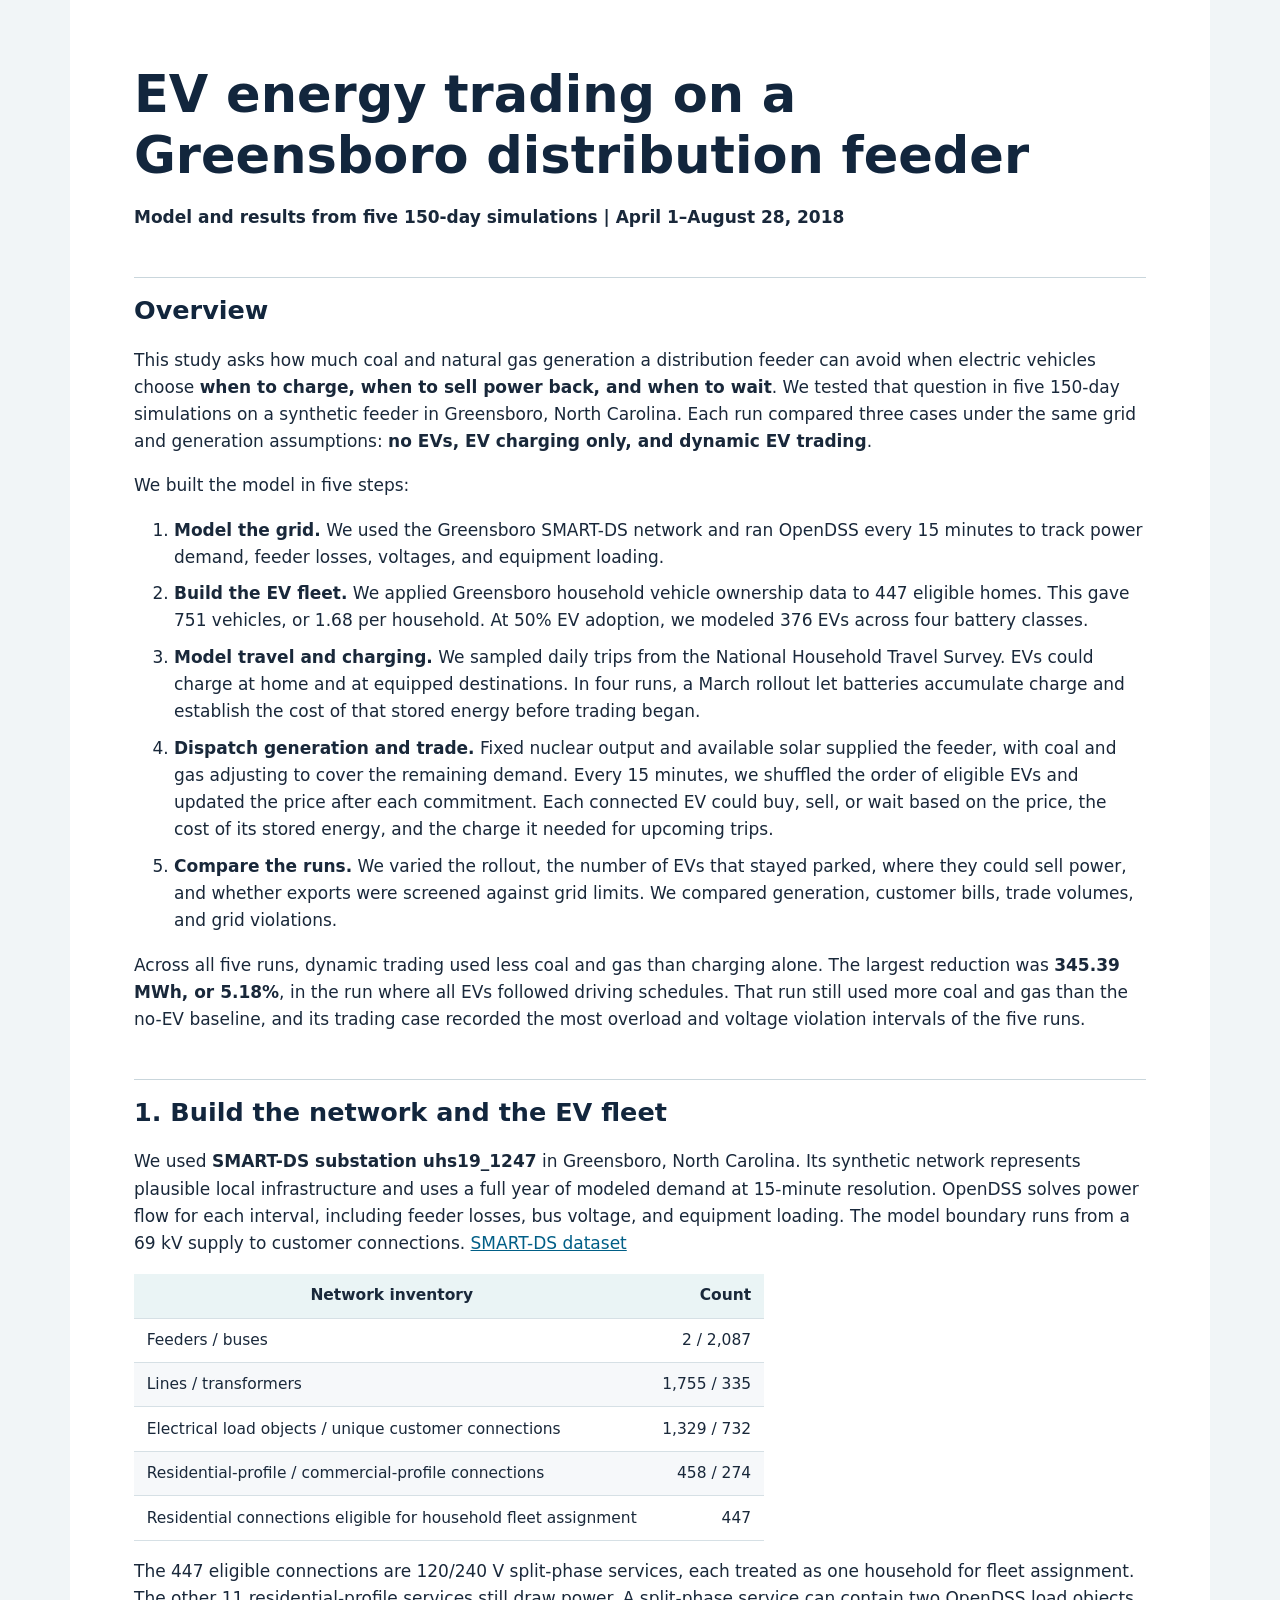
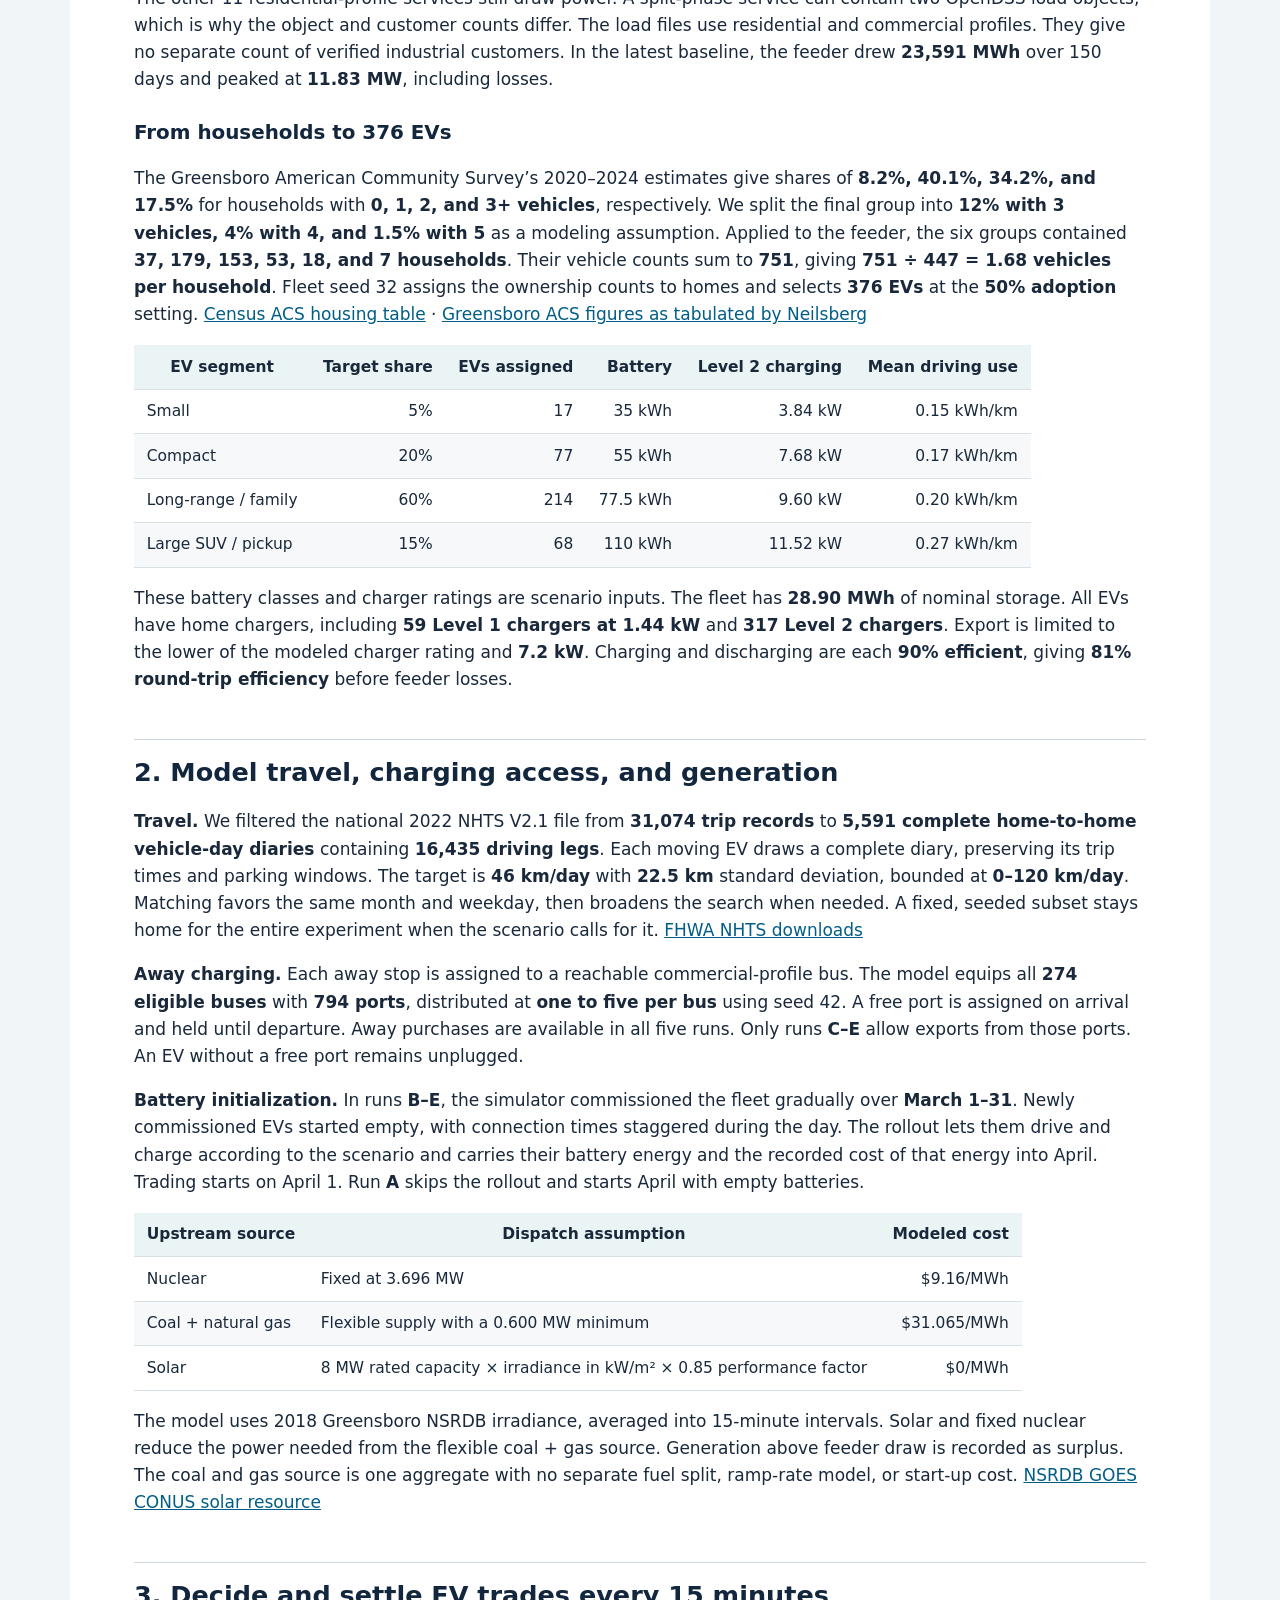
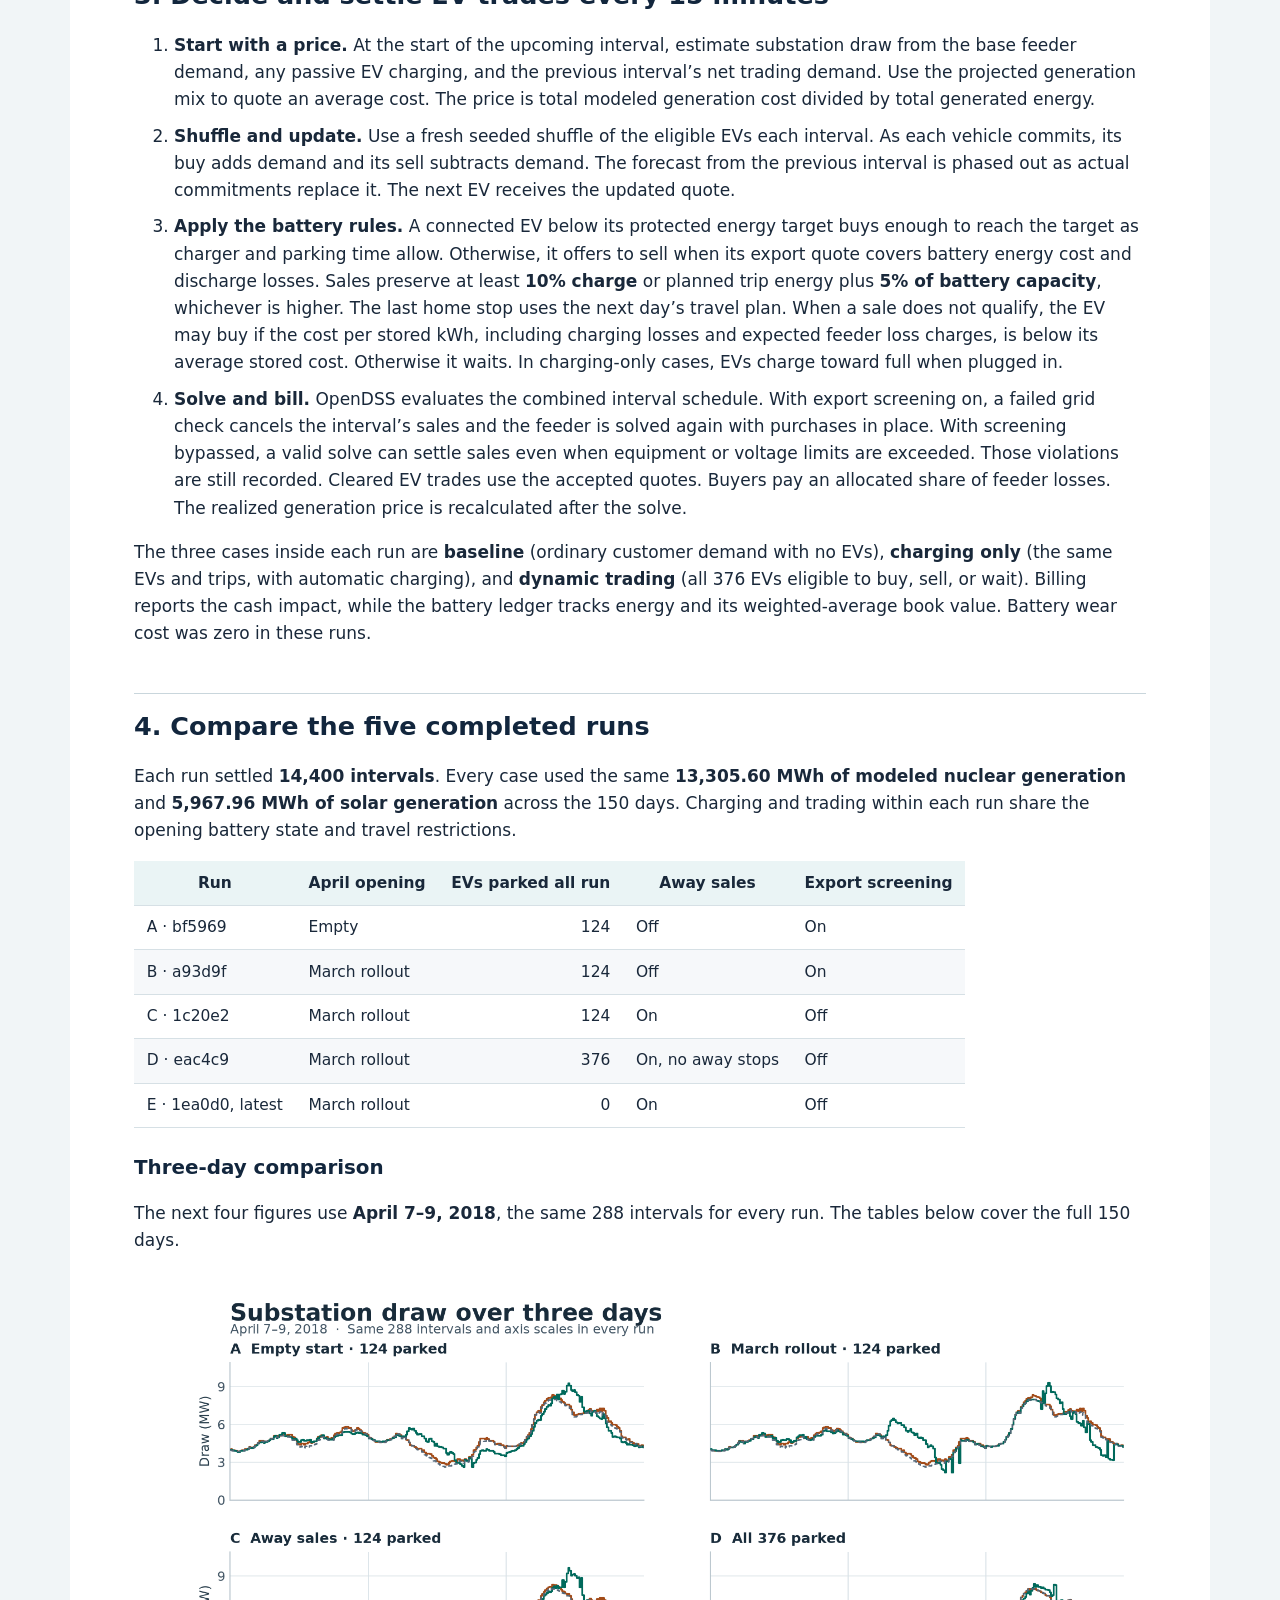
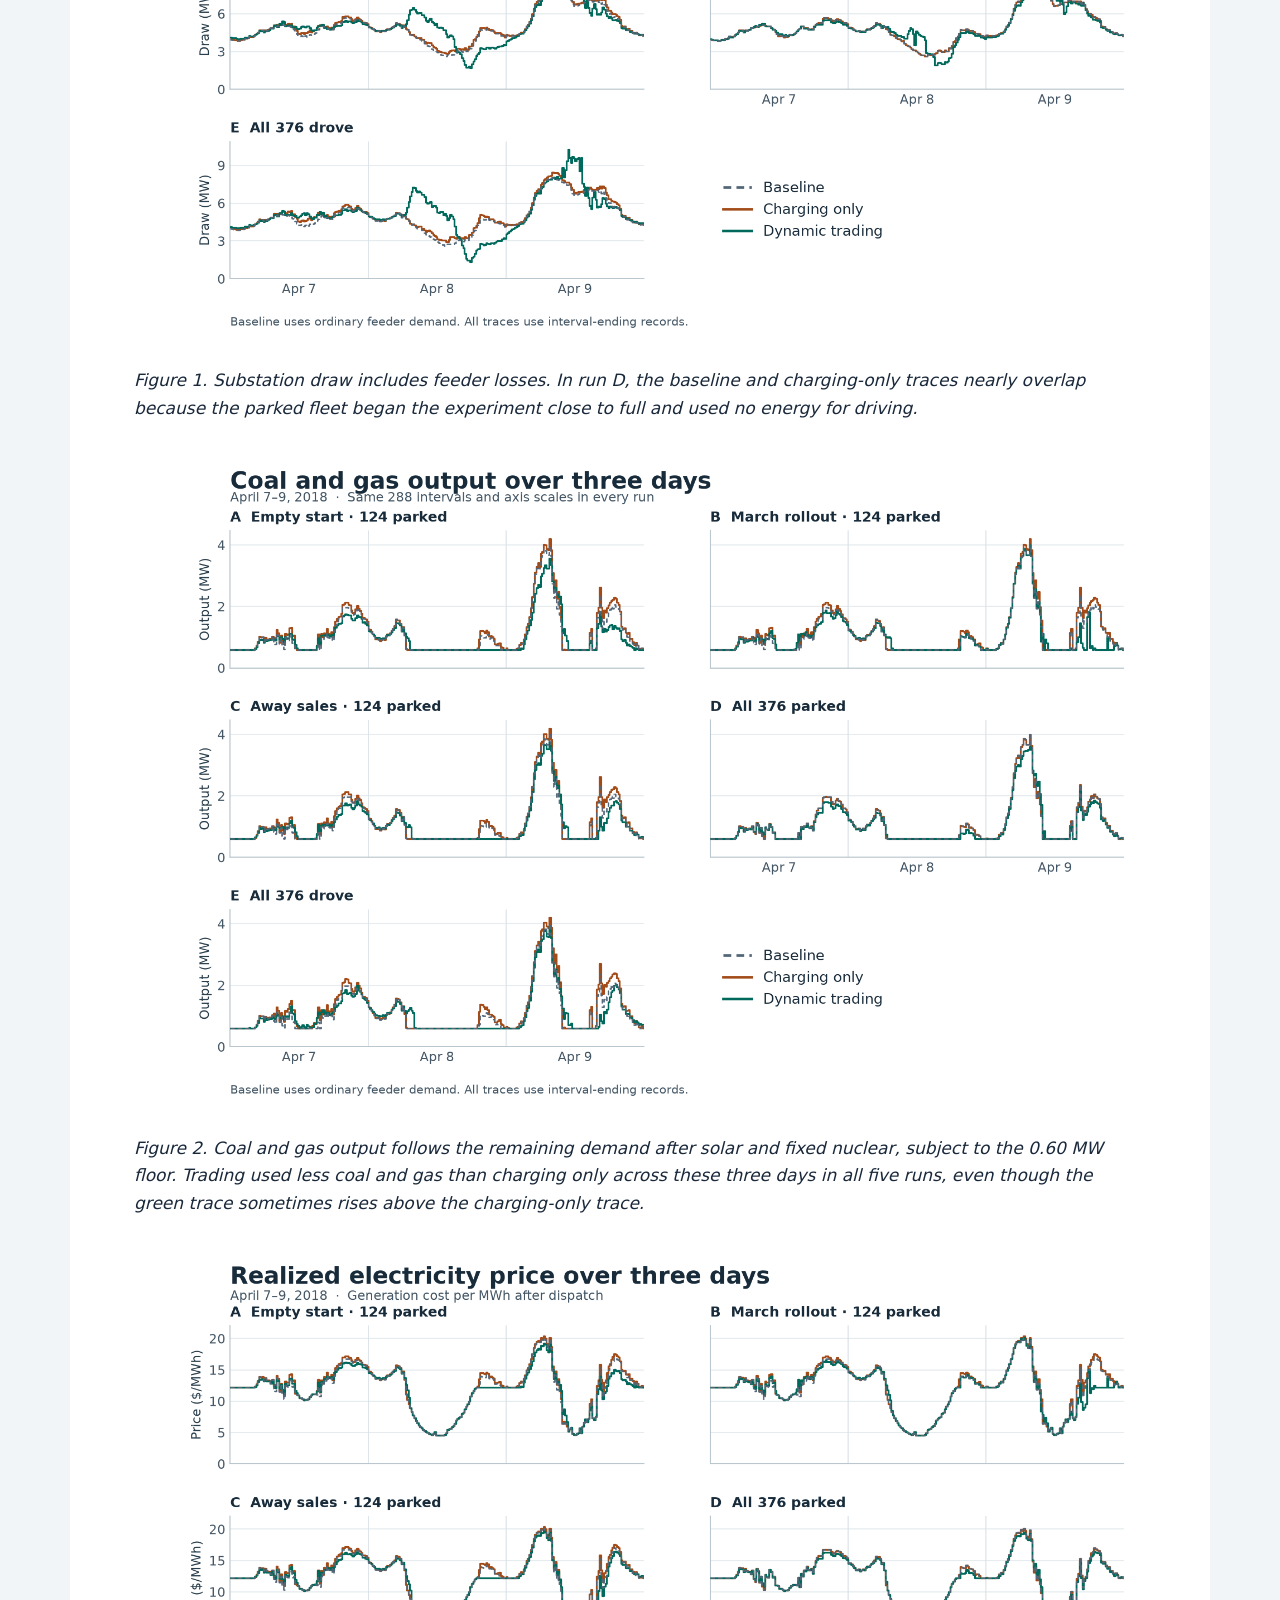
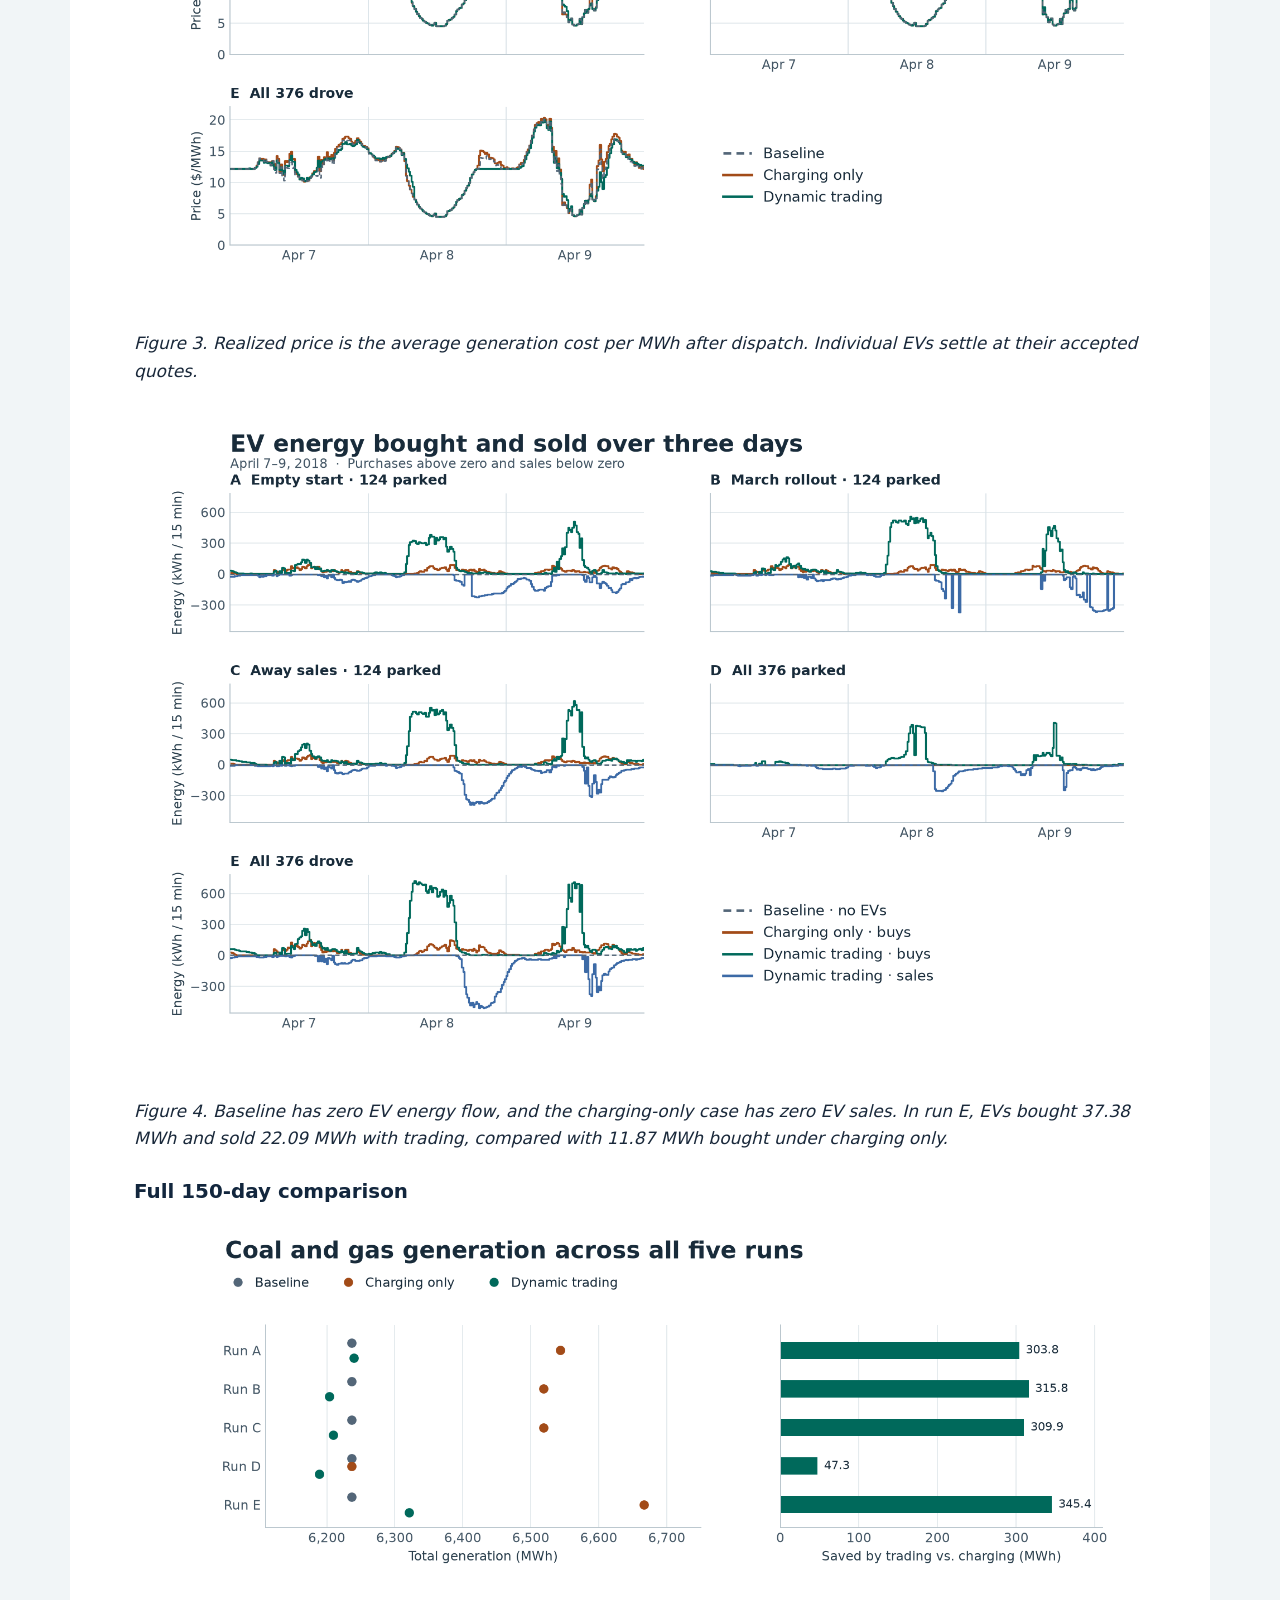
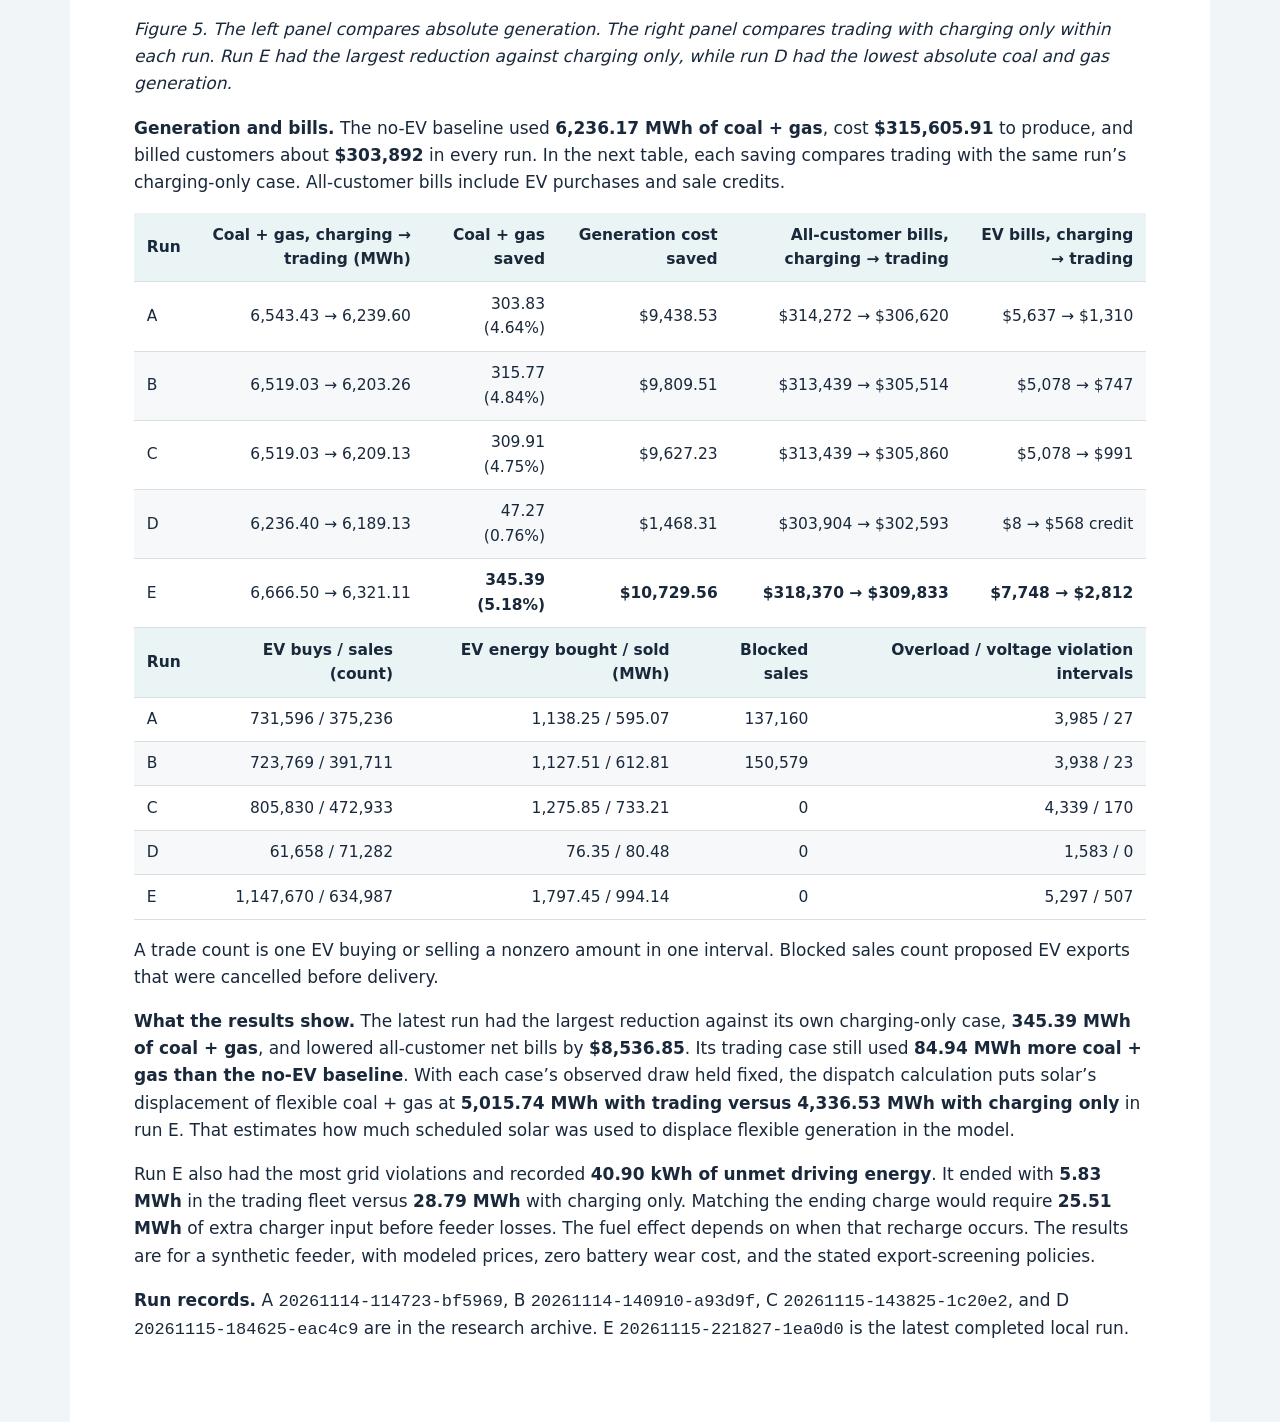
<file: Greensboro EV Trading Research Report.html>
<!doctype html>
<html lang="en">
<head>
<meta charset="utf-8">
<meta name="viewport" content="width=device-width, initial-scale=1">
<title>Greensboro EV Trading Research Report</title>
<style>
:root { color-scheme: light; font: 17px/1.6 system-ui, sans-serif; color: #19283a; background: #f1f5f7; }
body { margin: 0; }
main { box-sizing: border-box; max-width: 1140px; margin: 0 auto; padding: clamp(16px, 5vw, 64px); background: white; }
h1, h2, h3 { line-height: 1.2; color: #12263d; }
h1 { font-size: clamp(1.85rem, 4.5vw, 3rem); margin: 0 0 .35em; }
h2 { margin-top: 1.8em; border-top: 1px solid #c9d6dc; padding-top: .65em; }
h3 { margin-top: 1.4em; }
a { color: #005e86; }
img { display: block; width: auto; max-width: 100%; height: auto; }
table { display: block; overflow-x: auto; border-collapse: collapse; font-size: .91rem; }
th, td { border-bottom: 1px solid #d6e0e5; padding: .55rem .75rem; }
th { background: #eaf4f5; }
tr:nth-child(even) td { background: #f6f8fa; }
li + li { margin-top: .55em; }
@media print { :root, main { background: white; } main { padding: 0; } img, tr { break-inside: avoid; } }
</style>
</head>
<body><main>
<h1>EV energy trading on a Greensboro distribution feeder</h1>
<p><strong>Model and results from five 150-day simulations | April 1–August 28, 2018</strong></p>
<h2>Overview</h2>
<p>This study asks how much coal and natural gas generation a distribution feeder can avoid when electric vehicles choose <strong>when to charge, when to sell power back, and when to wait</strong>. We tested that question in five 150-day simulations on a synthetic feeder in Greensboro, North Carolina. Each run compared three cases under the same grid and generation assumptions: <strong>no EVs, EV charging only, and dynamic EV trading</strong>.</p>
<p>We built the model in five steps:</p>
<ol>
<li><strong>Model the grid.</strong> We used the Greensboro SMART-DS network and ran OpenDSS every 15 minutes to track power demand, feeder losses, voltages, and equipment loading.</li>
<li><strong>Build the EV fleet.</strong> We applied Greensboro household vehicle ownership data to 447 eligible homes. This gave 751 vehicles, or 1.68 per household. At 50% EV adoption, we modeled 376 EVs across four battery classes.</li>
<li><strong>Model travel and charging.</strong> We sampled daily trips from the National Household Travel Survey. EVs could charge at home and at equipped destinations. In four runs, a March rollout let batteries accumulate charge and establish the cost of that stored energy before trading began.</li>
<li><strong>Dispatch generation and trade.</strong> Fixed nuclear output and available solar supplied the feeder, with coal and gas adjusting to cover the remaining demand. Every 15 minutes, we shuffled the order of eligible EVs and updated the price after each commitment. Each connected EV could buy, sell, or wait based on the price, the cost of its stored energy, and the charge it needed for upcoming trips.</li>
<li><strong>Compare the runs.</strong> We varied the rollout, the number of EVs that stayed parked, where they could sell power, and whether exports were screened against grid limits. We compared generation, customer bills, trade volumes, and grid violations.</li>
</ol>
<p>Across all five runs, dynamic trading used less coal and gas than charging alone. The largest reduction was <strong>345.39 MWh, or 5.18%</strong>, in the run where all EVs followed driving schedules. That run still used more coal and gas than the no-EV baseline, and its trading case recorded the most overload and voltage violation intervals of the five runs.</p>
<h2>1. Build the network and the EV fleet</h2>
<p>We used <strong>SMART-DS substation uhs19_1247</strong> in Greensboro, North Carolina. Its synthetic network represents plausible local infrastructure and uses a full year of modeled demand at 15-minute resolution. OpenDSS solves power flow for each interval, including feeder losses, bus voltage, and equipment loading. The model boundary runs from a 69 kV supply to customer connections. <a href="https://data.openei.org/submissions/2981">SMART-DS dataset</a></p>
<table>
<thead>
<tr>
<th>Network inventory</th>
<th style="text-align: right;">Count</th>
</tr>
</thead>
<tbody>
<tr>
<td>Feeders / buses</td>
<td style="text-align: right;">2 / 2,087</td>
</tr>
<tr>
<td>Lines / transformers</td>
<td style="text-align: right;">1,755 / 335</td>
</tr>
<tr>
<td>Electrical load objects / unique customer connections</td>
<td style="text-align: right;">1,329 / 732</td>
</tr>
<tr>
<td>Residential-profile / commercial-profile connections</td>
<td style="text-align: right;">458 / 274</td>
</tr>
<tr>
<td>Residential connections eligible for household fleet assignment</td>
<td style="text-align: right;">447</td>
</tr>
</tbody>
</table>
<p>The 447 eligible connections are 120/240 V split-phase services, each treated as one household for fleet assignment. The other 11 residential-profile services still draw power. A split-phase service can contain two OpenDSS load objects, which is why the object and customer counts differ. The load files use residential and commercial profiles. They give no separate count of verified industrial customers. In the latest baseline, the feeder drew <strong>23,591 MWh</strong> over 150 days and peaked at <strong>11.83 MW</strong>, including losses.</p>
<h3>From households to 376 EVs</h3>
<p>The Greensboro American Community Survey’s 2020–2024 estimates give shares of <strong>8.2%, 40.1%, 34.2%, and 17.5%</strong> for households with <strong>0, 1, 2, and 3+ vehicles</strong>, respectively. We split the final group into <strong>12% with 3 vehicles, 4% with 4, and 1.5% with 5</strong> as a modeling assumption. Applied to the feeder, the six groups contained <strong>37, 179, 153, 53, 18, and 7 households</strong>. Their vehicle counts sum to <strong>751</strong>, giving <strong>751 ÷ 447 = 1.68 vehicles per household</strong>. Fleet seed 32 assigns the ownership counts to homes and selects <strong>376 EVs</strong> at the <strong>50% adoption</strong> setting. <a href="https://data.census.gov/table/ACSDP5Y2024.DP04?g=160XX00US3728000">Census ACS housing table</a> · <a href="https://www.neilsberg.com/insights/topic/greensboro-nc/">Greensboro ACS figures as tabulated by Neilsberg</a></p>
<table>
<thead>
<tr>
<th>EV segment</th>
<th style="text-align: right;">Target share</th>
<th style="text-align: right;">EVs assigned</th>
<th style="text-align: right;">Battery</th>
<th style="text-align: right;">Level 2 charging</th>
<th style="text-align: right;">Mean driving use</th>
</tr>
</thead>
<tbody>
<tr>
<td>Small</td>
<td style="text-align: right;">5%</td>
<td style="text-align: right;">17</td>
<td style="text-align: right;">35 kWh</td>
<td style="text-align: right;">3.84 kW</td>
<td style="text-align: right;">0.15 kWh/km</td>
</tr>
<tr>
<td>Compact</td>
<td style="text-align: right;">20%</td>
<td style="text-align: right;">77</td>
<td style="text-align: right;">55 kWh</td>
<td style="text-align: right;">7.68 kW</td>
<td style="text-align: right;">0.17 kWh/km</td>
</tr>
<tr>
<td>Long-range / family</td>
<td style="text-align: right;">60%</td>
<td style="text-align: right;">214</td>
<td style="text-align: right;">77.5 kWh</td>
<td style="text-align: right;">9.60 kW</td>
<td style="text-align: right;">0.20 kWh/km</td>
</tr>
<tr>
<td>Large SUV / pickup</td>
<td style="text-align: right;">15%</td>
<td style="text-align: right;">68</td>
<td style="text-align: right;">110 kWh</td>
<td style="text-align: right;">11.52 kW</td>
<td style="text-align: right;">0.27 kWh/km</td>
</tr>
</tbody>
</table>
<p>These battery classes and charger ratings are scenario inputs. The fleet has <strong>28.90 MWh</strong> of nominal storage. All EVs have home chargers, including <strong>59 Level 1 chargers at 1.44 kW</strong> and <strong>317 Level 2 chargers</strong>. Export is limited to the lower of the modeled charger rating and <strong>7.2 kW</strong>. Charging and discharging are each <strong>90% efficient</strong>, giving <strong>81% round-trip efficiency</strong> before feeder losses.</p>
<h2>2. Model travel, charging access, and generation</h2>
<p><strong>Travel.</strong> We filtered the national 2022 NHTS V2.1 file from <strong>31,074 trip records</strong> to <strong>5,591 complete home-to-home vehicle-day diaries</strong> containing <strong>16,435 driving legs</strong>. Each moving EV draws a complete diary, preserving its trip times and parking windows. The target is <strong>46 km/day</strong> with <strong>22.5 km</strong> standard deviation, bounded at <strong>0–120 km/day</strong>. Matching favors the same month and weekday, then broadens the search when needed. A fixed, seeded subset stays home for the entire experiment when the scenario calls for it. <a href="https://nhts.ornl.gov/downloads">FHWA NHTS downloads</a></p>
<p><strong>Away charging.</strong> Each away stop is assigned to a reachable commercial-profile bus. The model equips all <strong>274 eligible buses</strong> with <strong>794 ports</strong>, distributed at <strong>one to five per bus</strong> using seed 42. A free port is assigned on arrival and held until departure. Away purchases are available in all five runs. Only runs <strong>C–E</strong> allow exports from those ports. An EV without a free port remains unplugged.</p>
<p><strong>Battery initialization.</strong> In runs <strong>B–E</strong>, the simulator commissioned the fleet gradually over <strong>March 1–31</strong>. Newly commissioned EVs started empty, with connection times staggered during the day. The rollout lets them drive and charge according to the scenario and carries their battery energy and the recorded cost of that energy into April. Trading starts on April 1. Run <strong>A</strong> skips the rollout and starts April with empty batteries.</p>
<table>
<thead>
<tr>
<th>Upstream source</th>
<th>Dispatch assumption</th>
<th style="text-align: right;">Modeled cost</th>
</tr>
</thead>
<tbody>
<tr>
<td>Nuclear</td>
<td>Fixed at 3.696 MW</td>
<td style="text-align: right;">$9.16/MWh</td>
</tr>
<tr>
<td>Coal + natural gas</td>
<td>Flexible supply with a 0.600 MW minimum</td>
<td style="text-align: right;">$31.065/MWh</td>
</tr>
<tr>
<td>Solar</td>
<td>8 MW rated capacity × irradiance in kW/m² × 0.85 performance factor</td>
<td style="text-align: right;">$0/MWh</td>
</tr>
</tbody>
</table>
<p>The model uses 2018 Greensboro NSRDB irradiance, averaged into 15-minute intervals. Solar and fixed nuclear reduce the power needed from the flexible coal + gas source. Generation above feeder draw is recorded as surplus. The coal and gas source is one aggregate with no separate fuel split, ramp-rate model, or start-up cost. <a href="https://developer.nlr.gov/docs/solar/nsrdb/nsrdb-GOES-conus-v4-0-0-download/">NSRDB GOES CONUS solar resource</a></p>
<h2>3. Decide and settle EV trades every 15 minutes</h2>
<ol>
<li><strong>Start with a price.</strong> At the start of the upcoming interval, estimate substation draw from the base feeder demand, any passive EV charging, and the previous interval’s net trading demand. Use the projected generation mix to quote an average cost. The price is total modeled generation cost divided by total generated energy.</li>
<li><strong>Shuffle and update.</strong> Use a fresh seeded shuffle of the eligible EVs each interval. As each vehicle commits, its buy adds demand and its sell subtracts demand. The forecast from the previous interval is phased out as actual commitments replace it. The next EV receives the updated quote.</li>
<li><strong>Apply the battery rules.</strong> A connected EV below its protected energy target buys enough to reach the target as charger and parking time allow. Otherwise, it offers to sell when its export quote covers battery energy cost and discharge losses. Sales preserve at least <strong>10% charge</strong> or planned trip energy plus <strong>5% of battery capacity</strong>, whichever is higher. The last home stop uses the next day’s travel plan. When a sale does not qualify, the EV may buy if the cost per stored kWh, including charging losses and expected feeder loss charges, is below its average stored cost. Otherwise it waits. In charging-only cases, EVs charge toward full when plugged in.</li>
<li><strong>Solve and bill.</strong> OpenDSS evaluates the combined interval schedule. With export screening on, a failed grid check cancels the interval’s sales and the feeder is solved again with purchases in place. With screening bypassed, a valid solve can settle sales even when equipment or voltage limits are exceeded. Those violations are still recorded. Cleared EV trades use the accepted quotes. Buyers pay an allocated share of feeder losses. The realized generation price is recalculated after the solve.</li>
</ol>
<p>The three cases inside each run are <strong>baseline</strong> (ordinary customer demand with no EVs), <strong>charging only</strong> (the same EVs and trips, with automatic charging), and <strong>dynamic trading</strong> (all 376 EVs eligible to buy, sell, or wait). Billing reports the cash impact, while the battery ledger tracks energy and its weighted-average book value. Battery wear cost was zero in these runs.</p>
<h2>4. Compare the five completed runs</h2>
<p>Each run settled <strong>14,400 intervals</strong>. Every case used the same <strong>13,305.60 MWh of modeled nuclear generation</strong> and <strong>5,967.96 MWh of solar generation</strong> across the 150 days. Charging and trading within each run share the opening battery state and travel restrictions.</p>
<table>
<thead>
<tr>
<th>Run</th>
<th>April opening</th>
<th style="text-align: right;">EVs parked all run</th>
<th>Away sales</th>
<th>Export screening</th>
</tr>
</thead>
<tbody>
<tr>
<td>A · bf5969</td>
<td>Empty</td>
<td style="text-align: right;">124</td>
<td>Off</td>
<td>On</td>
</tr>
<tr>
<td>B · a93d9f</td>
<td>March rollout</td>
<td style="text-align: right;">124</td>
<td>Off</td>
<td>On</td>
</tr>
<tr>
<td>C · 1c20e2</td>
<td>March rollout</td>
<td style="text-align: right;">124</td>
<td>On</td>
<td>Off</td>
</tr>
<tr>
<td>D · eac4c9</td>
<td>March rollout</td>
<td style="text-align: right;">376</td>
<td>On, no away stops</td>
<td>Off</td>
</tr>
<tr>
<td>E · 1ea0d0, latest</td>
<td>March rollout</td>
<td style="text-align: right;">0</td>
<td>On</td>
<td>Off</td>
</tr>
</tbody>
</table>
<h3>Three-day comparison</h3>
<p>The next four figures use <strong>April 7–9, 2018</strong>, the same 288 intervals for every run. The tables below cover the full 150 days.</p>
<p><img alt="Five panels comparing baseline, charging-only, and dynamic-trading substation draw in MW for runs A through E from April 7 to April 9." src="report-figures/three-day-substation-draw.png" /></p>
<p><em>Figure 1. Substation draw includes feeder losses. In run D, the baseline and charging-only traces nearly overlap because the parked fleet began the experiment close to full and used no energy for driving.</em></p>
<p><img alt="Five panels comparing baseline, charging-only, and dynamic-trading coal and gas output in MW for runs A through E over the same three days." src="report-figures/three-day-coal-gas.png" /></p>
<p><em>Figure 2. Coal and gas output follows the remaining demand after solar and fixed nuclear, subject to the 0.60 MW floor. Trading used less coal and gas than charging only across these three days in all five runs, even though the green trace sometimes rises above the charging-only trace.</em></p>
<p><img alt="Realized electricity price in dollars per MWh for baseline, charging only, and dynamic trading in each of runs A through E, April 7–9." src="report-figures/three-day-electricity-price.png" /></p>
<p><em>Figure 3. Realized price is the average generation cost per MWh after dispatch. Individual EVs settle at their accepted quotes.</em></p>
<p><img alt="EV purchases above zero and sales below zero in kWh per 15-minute interval for runs A through E, April 7–9." src="report-figures/three-day-ev-energy-trades.png" /></p>
<p><em>Figure 4. Baseline has zero EV energy flow, and the charging-only case has zero EV sales. In run E, EVs bought 37.38 MWh and sold 22.09 MWh with trading, compared with 11.87 MWh bought under charging only.</em></p>
<h3>Full 150-day comparison</h3>
<p><img alt="Coal and gas generation totals for each of the three cases in all five runs, with bars showing the savings from trading against each run’s charging-only case." src="report-figures/150-day-coal-gas-comparison.png" /></p>
<p><em>Figure 5. The left panel compares absolute generation. The right panel compares trading with charging only within each run. Run E had the largest reduction against charging only, while run D had the lowest absolute coal and gas generation.</em></p>
<p><strong>Generation and bills.</strong> The no-EV baseline used <strong>6,236.17 MWh of coal + gas</strong>, cost <strong>$315,605.91</strong> to produce, and billed customers about <strong>$303,892</strong> in every run. In the next table, each saving compares trading with the same run’s charging-only case. All-customer bills include EV purchases and sale credits.</p>
<table>
<thead>
<tr>
<th>Run</th>
<th style="text-align: right;">Coal + gas, charging → trading (MWh)</th>
<th style="text-align: right;">Coal + gas saved</th>
<th style="text-align: right;">Generation cost saved</th>
<th style="text-align: right;">All-customer bills, charging → trading</th>
<th style="text-align: right;">EV bills, charging → trading</th>
</tr>
</thead>
<tbody>
<tr>
<td>A</td>
<td style="text-align: right;">6,543.43 → 6,239.60</td>
<td style="text-align: right;">303.83 (4.64%)</td>
<td style="text-align: right;">$9,438.53</td>
<td style="text-align: right;">$314,272 → $306,620</td>
<td style="text-align: right;">$5,637 → $1,310</td>
</tr>
<tr>
<td>B</td>
<td style="text-align: right;">6,519.03 → 6,203.26</td>
<td style="text-align: right;">315.77 (4.84%)</td>
<td style="text-align: right;">$9,809.51</td>
<td style="text-align: right;">$313,439 → $305,514</td>
<td style="text-align: right;">$5,078 → $747</td>
</tr>
<tr>
<td>C</td>
<td style="text-align: right;">6,519.03 → 6,209.13</td>
<td style="text-align: right;">309.91 (4.75%)</td>
<td style="text-align: right;">$9,627.23</td>
<td style="text-align: right;">$313,439 → $305,860</td>
<td style="text-align: right;">$5,078 → $991</td>
</tr>
<tr>
<td>D</td>
<td style="text-align: right;">6,236.40 → 6,189.13</td>
<td style="text-align: right;">47.27 (0.76%)</td>
<td style="text-align: right;">$1,468.31</td>
<td style="text-align: right;">$303,904 → $302,593</td>
<td style="text-align: right;">$8 → $568 credit</td>
</tr>
<tr>
<td>E</td>
<td style="text-align: right;">6,666.50 → 6,321.11</td>
<td style="text-align: right;"><strong>345.39 (5.18%)</strong></td>
<td style="text-align: right;"><strong>$10,729.56</strong></td>
<td style="text-align: right;"><strong>$318,370 → $309,833</strong></td>
<td style="text-align: right;"><strong>$7,748 → $2,812</strong></td>
</tr>
</tbody>
</table>
<table>
<thead>
<tr>
<th>Run</th>
<th style="text-align: right;">EV buys / sales (count)</th>
<th style="text-align: right;">EV energy bought / sold (MWh)</th>
<th style="text-align: right;">Blocked sales</th>
<th style="text-align: right;">Overload / voltage violation intervals</th>
</tr>
</thead>
<tbody>
<tr>
<td>A</td>
<td style="text-align: right;">731,596 / 375,236</td>
<td style="text-align: right;">1,138.25 / 595.07</td>
<td style="text-align: right;">137,160</td>
<td style="text-align: right;">3,985 / 27</td>
</tr>
<tr>
<td>B</td>
<td style="text-align: right;">723,769 / 391,711</td>
<td style="text-align: right;">1,127.51 / 612.81</td>
<td style="text-align: right;">150,579</td>
<td style="text-align: right;">3,938 / 23</td>
</tr>
<tr>
<td>C</td>
<td style="text-align: right;">805,830 / 472,933</td>
<td style="text-align: right;">1,275.85 / 733.21</td>
<td style="text-align: right;">0</td>
<td style="text-align: right;">4,339 / 170</td>
</tr>
<tr>
<td>D</td>
<td style="text-align: right;">61,658 / 71,282</td>
<td style="text-align: right;">76.35 / 80.48</td>
<td style="text-align: right;">0</td>
<td style="text-align: right;">1,583 / 0</td>
</tr>
<tr>
<td>E</td>
<td style="text-align: right;">1,147,670 / 634,987</td>
<td style="text-align: right;">1,797.45 / 994.14</td>
<td style="text-align: right;">0</td>
<td style="text-align: right;">5,297 / 507</td>
</tr>
</tbody>
</table>
<p>A trade count is one EV buying or selling a nonzero amount in one interval. Blocked sales count proposed EV exports that were cancelled before delivery.</p>
<p><strong>What the results show.</strong> The latest run had the largest reduction against its own charging-only case, <strong>345.39 MWh of coal + gas</strong>, and lowered all-customer net bills by <strong>$8,536.85</strong>. Its trading case still used <strong>84.94 MWh more coal + gas than the no-EV baseline</strong>. With each case’s observed draw held fixed, the dispatch calculation puts solar’s displacement of flexible coal + gas at <strong>5,015.74 MWh with trading versus 4,336.53 MWh with charging only</strong> in run E. That estimates how much scheduled solar was used to displace flexible generation in the model.</p>
<p>Run E also had the most grid violations and recorded <strong>40.90 kWh of unmet driving energy</strong>. It ended with <strong>5.83 MWh</strong> in the trading fleet versus <strong>28.79 MWh</strong> with charging only. Matching the ending charge would require <strong>25.51 MWh</strong> of extra charger input before feeder losses. The fuel effect depends on when that recharge occurs. The results are for a synthetic feeder, with modeled prices, zero battery wear cost, and the stated export-screening policies.</p>
<p><strong>Run records.</strong> A <code>20261114-114723-bf5969</code>, B <code>20261114-140910-a93d9f</code>, C <code>20261115-143825-1c20e2</code>, and D <code>20261115-184625-eac4c9</code> are in the research archive. E <code>20261115-221827-1ea0d0</code> is the latest completed local run.</p>
</main></body>
</html>
</file>
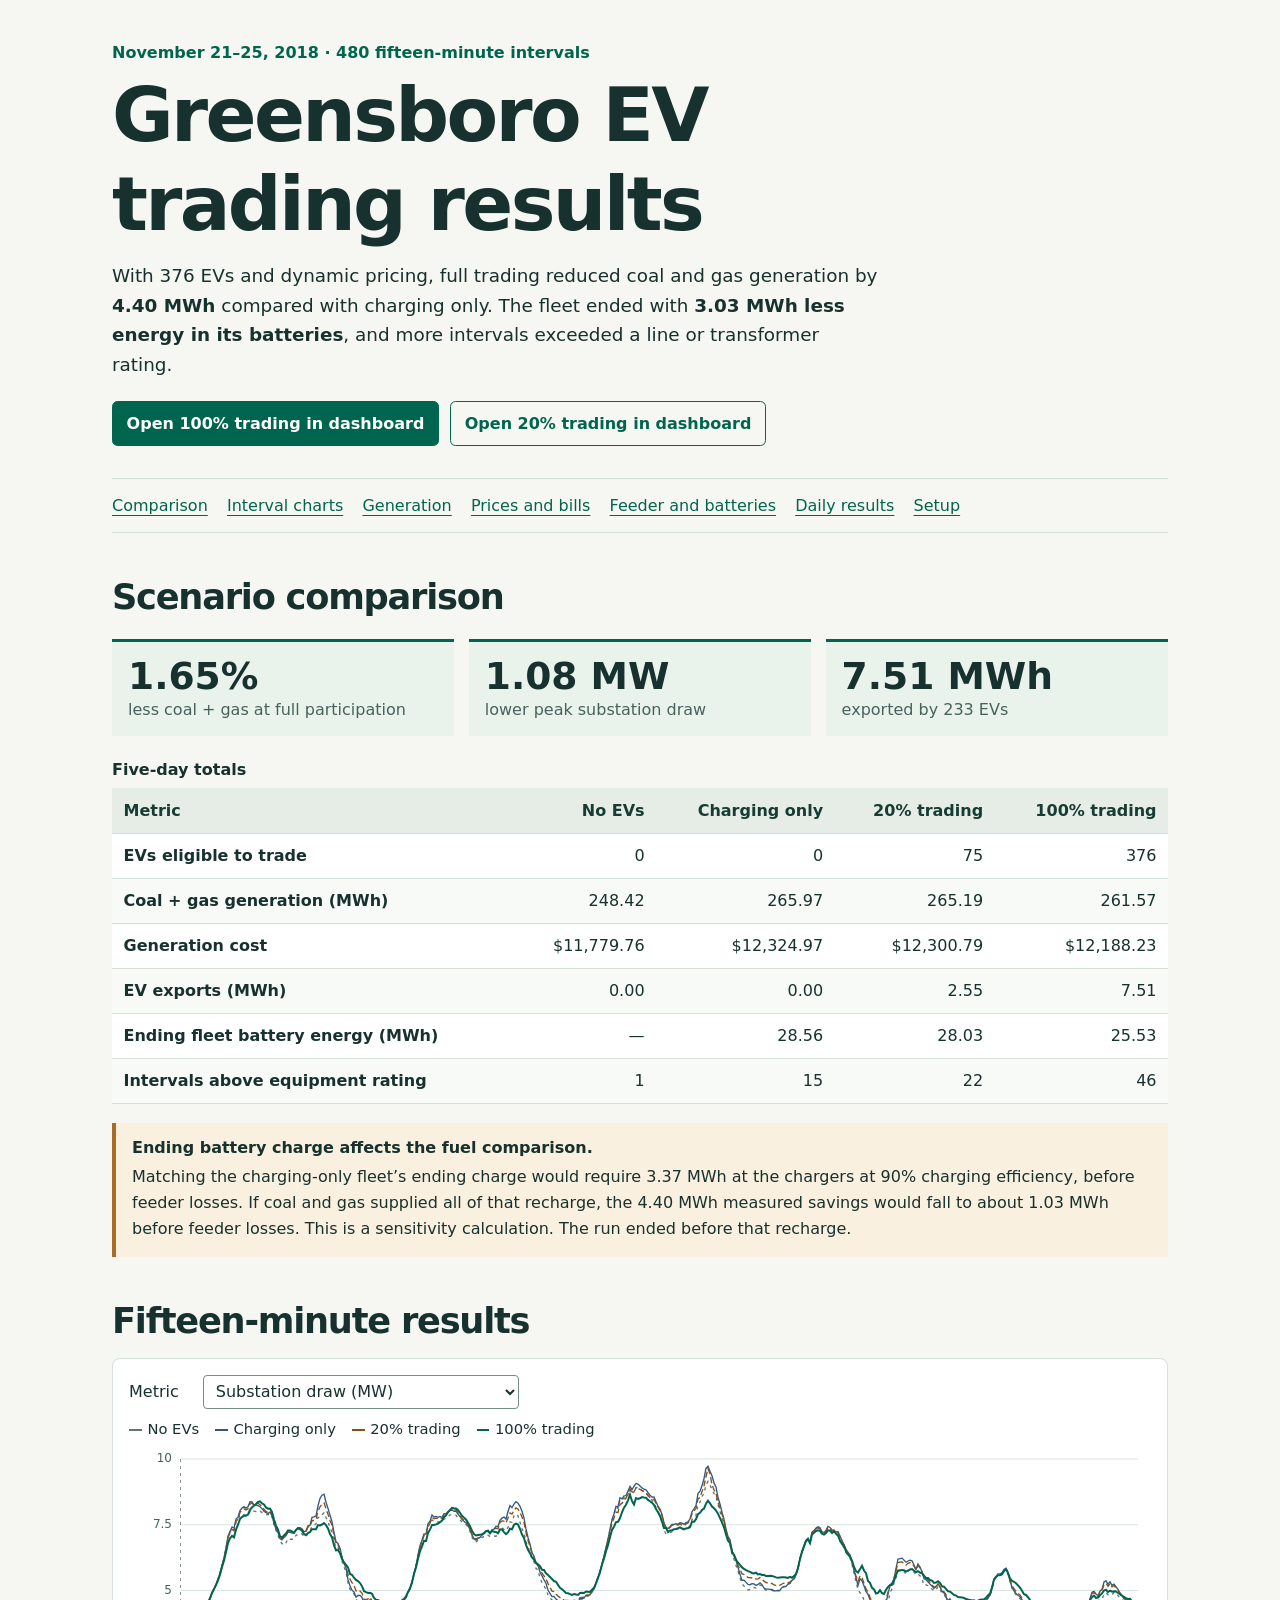
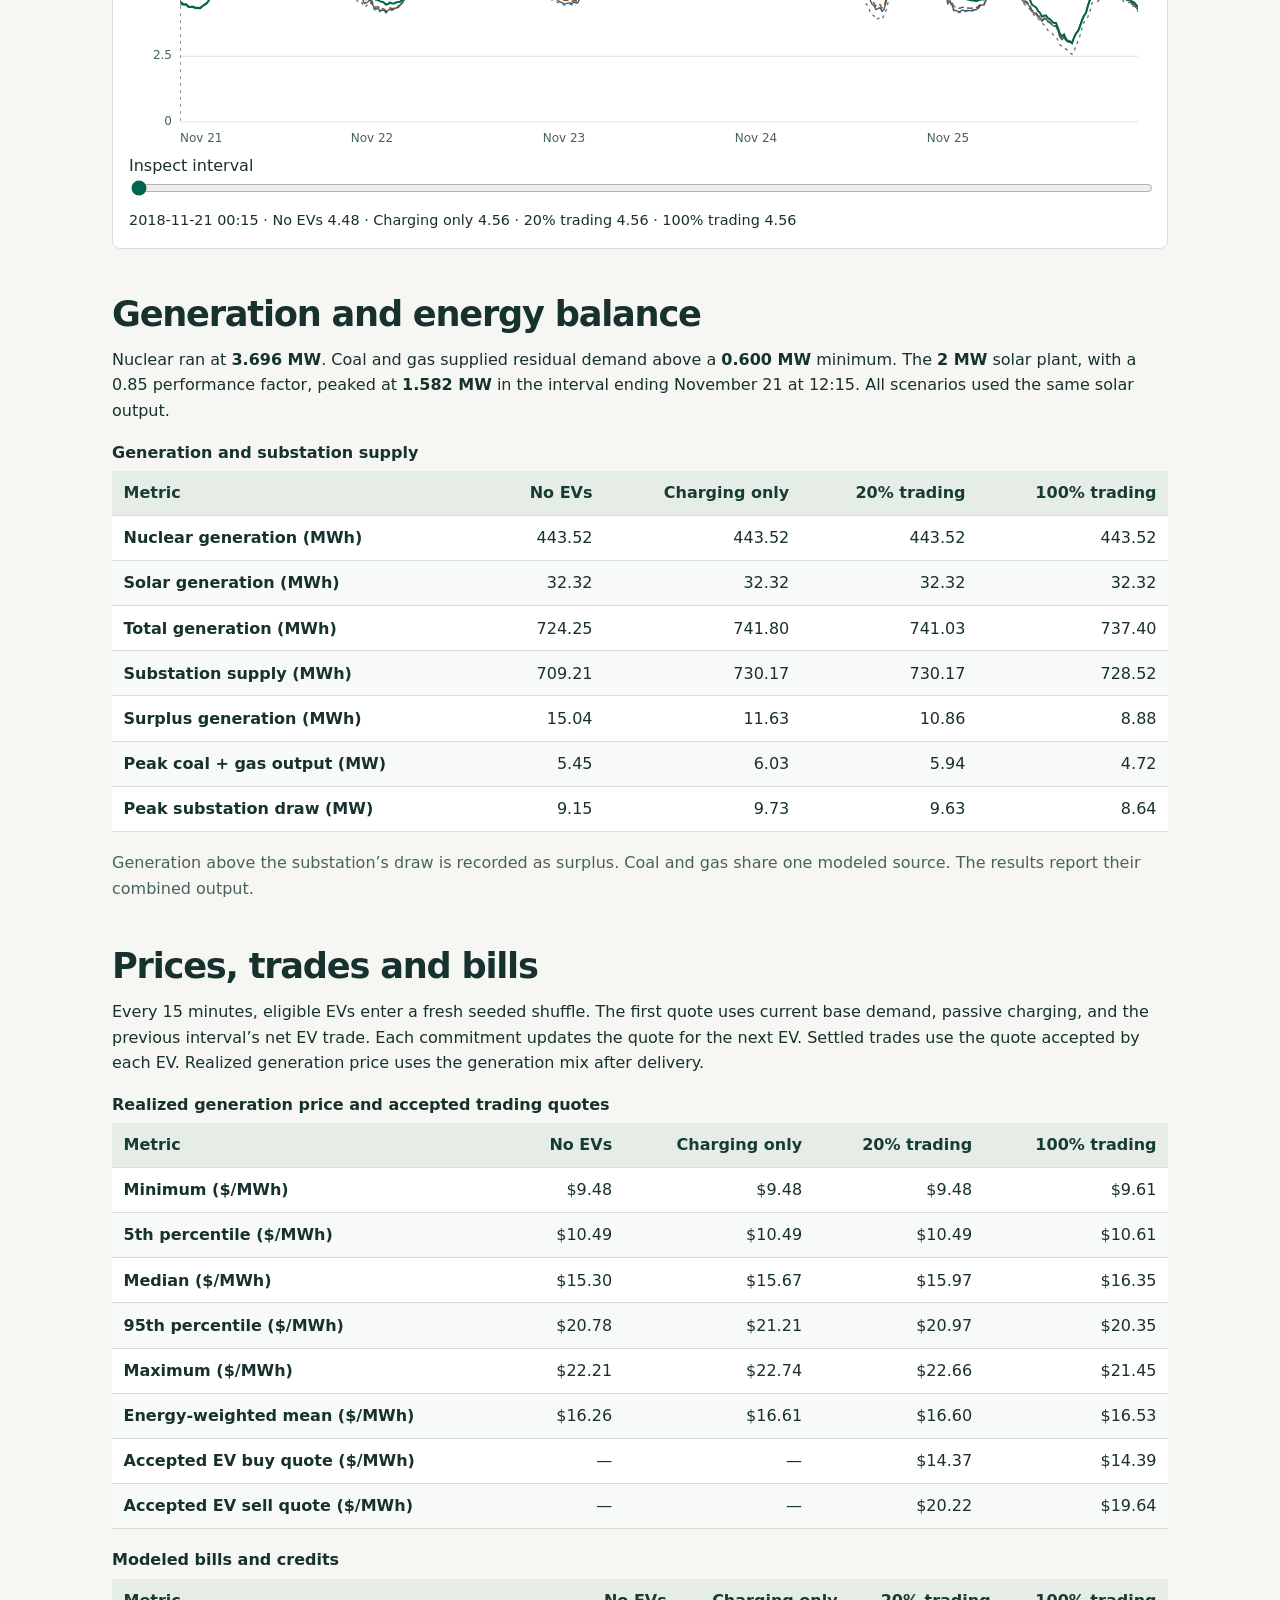
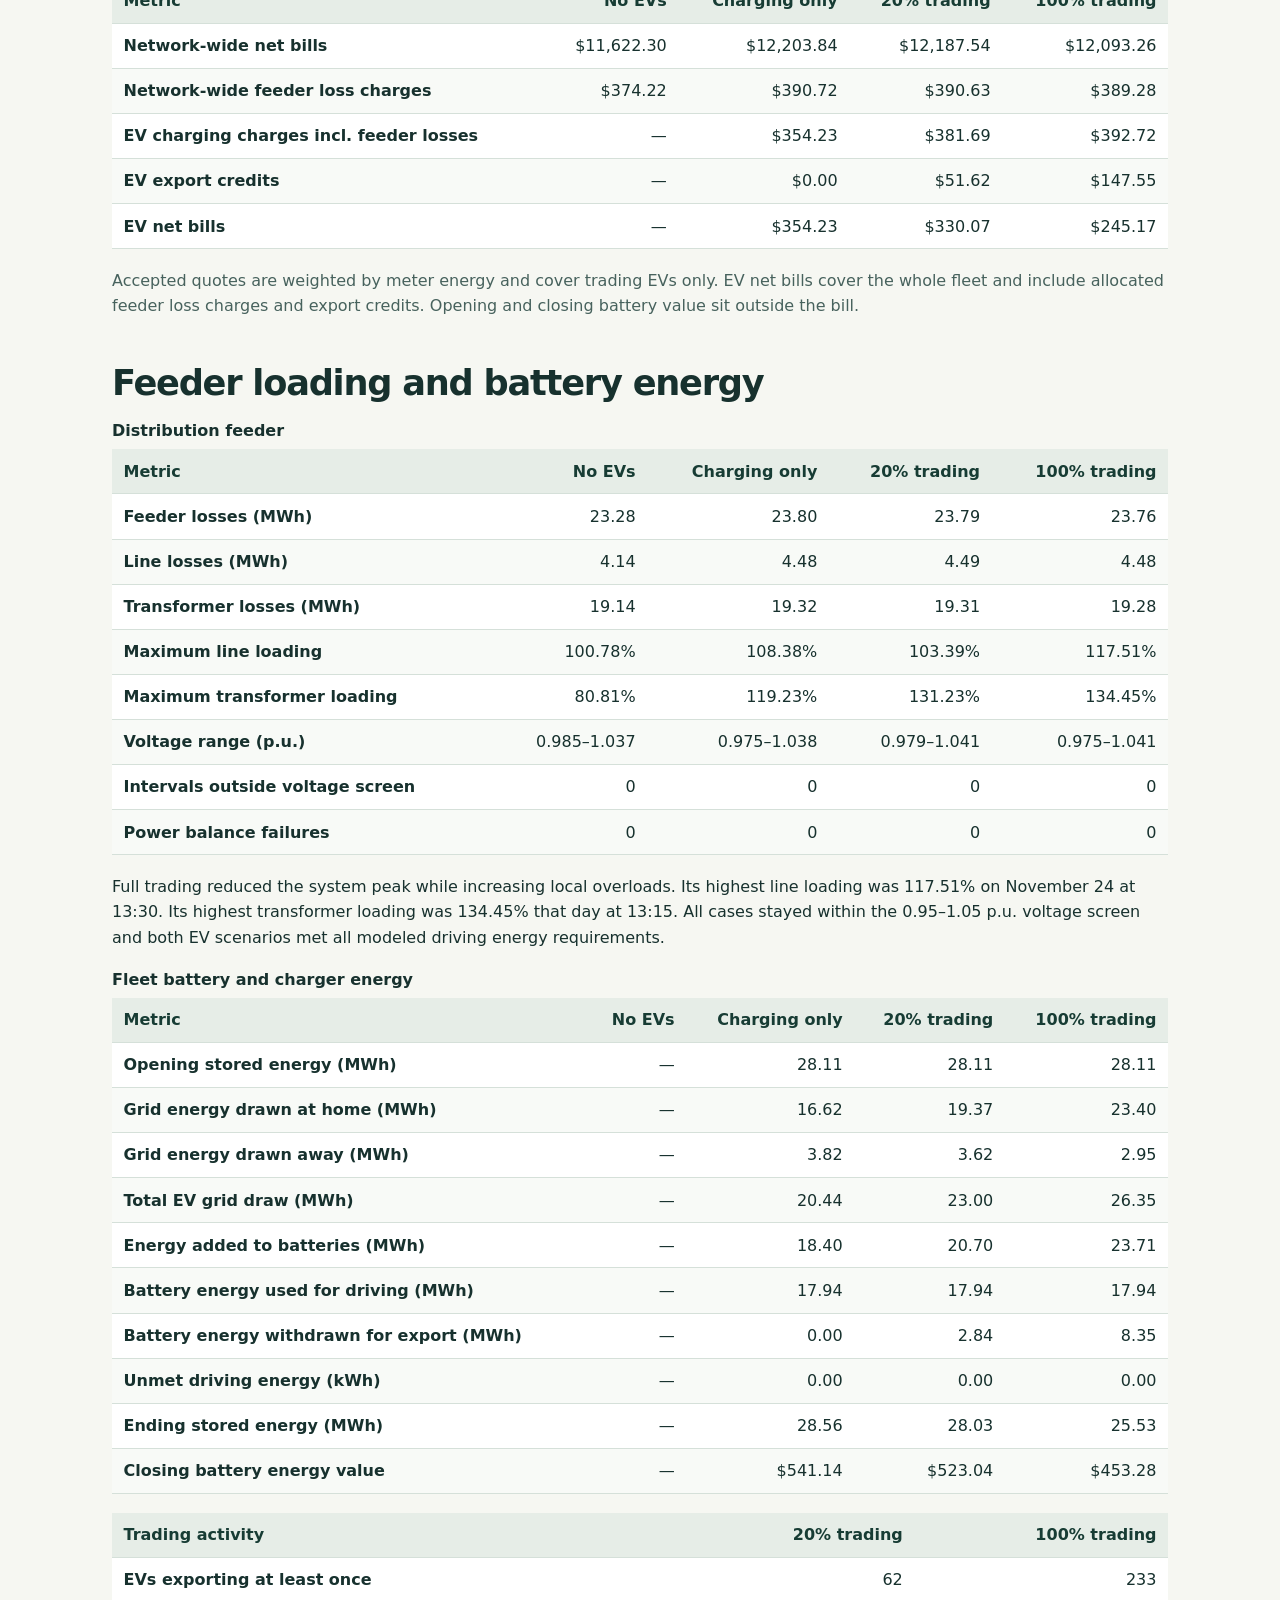
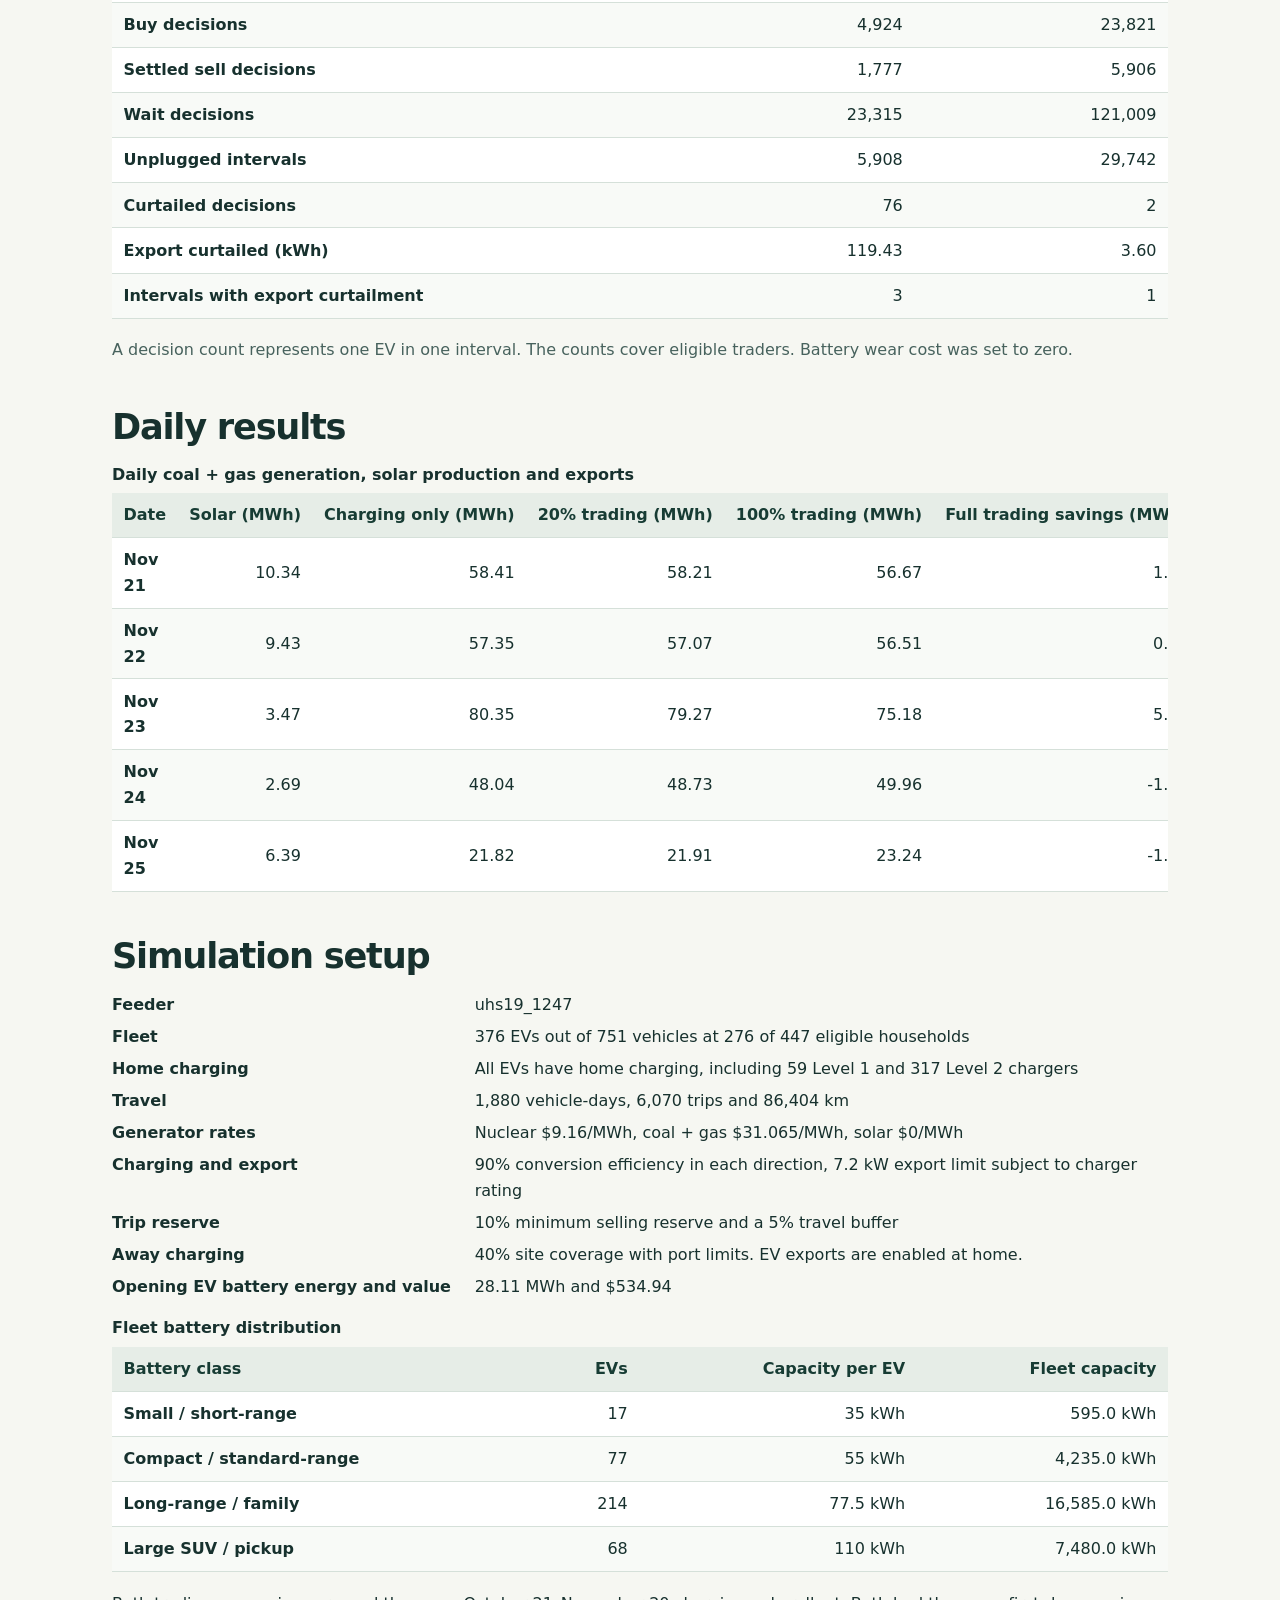
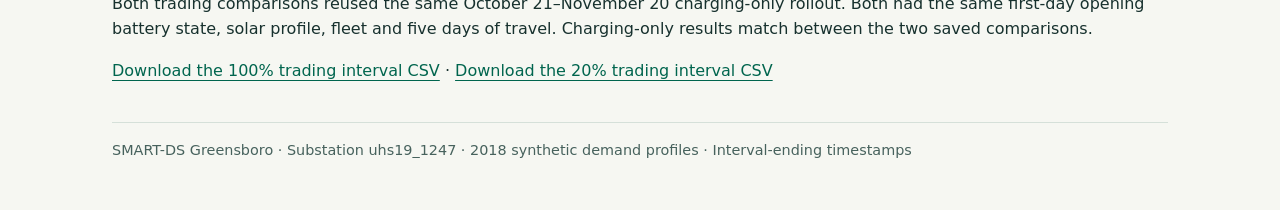
<file: static/greensboro-five-day.html>
<!doctype html>
<html lang="en">
<head>
<meta charset="utf-8">
<meta name="viewport" content="width=device-width, initial-scale=1">
<meta name="color-scheme" content="light">
<title>Greensboro EV trading results</title>
<style>
:root{color:#17312e;background:#f6f7f2;font:16px/1.6 "Inter",system-ui,sans-serif;--muted:#47625d;--line:#d5e0d9;--green:#00654e;--blue:#315983;--amber:#875016}
*{box-sizing:border-box}
body{margin:0}
main{max-width:72rem;margin:auto;padding:2.5rem clamp(1rem,4vw,3rem) 3rem}
header{padding-bottom:2rem;border-bottom:1px solid var(--line)}
.period{color:var(--green);font-weight:650;margin:0 0 .35rem}
h1,h2,h3{line-height:1.18;letter-spacing:-.035em;margin:0 0 .8rem}
h1{font-size:clamp(2.5rem,6vw,4.7rem);max-width:16ch}
h2{font-size:clamp(1.55rem,4vw,2.2rem)}
h3{font-size:1.25rem}
p{margin:.6rem 0 1rem}
.lead{font-size:1.15rem;max-width:66ch}
.actions{display:flex;gap:.7rem;flex-wrap:wrap;margin:1.35rem 0 0}
a{color:var(--green);text-underline-offset:.22em}
.button{display:inline-block;padding:.56rem .85rem;background:var(--green);color:white;border:1px solid var(--green);border-radius:.35rem;text-decoration:none;font-weight:650}
.button.secondary{background:transparent;color:var(--green)}
nav{display:flex;gap:.4rem 1.2rem;flex-wrap:wrap;padding:.85rem 0;border-bottom:1px solid var(--line)}
section{margin-top:2.7rem;scroll-margin-top:1rem}
.metrics{display:grid;grid-template-columns:repeat(3,minmax(0,1fr));gap:.9rem;margin:1.3rem 0}
.metrics div{border-top:3px solid var(--green);background:#eaf2ec;padding:.85rem 1rem}
.metrics strong{font-size:clamp(1.45rem,4vw,2.35rem);display:block;line-height:1.12;font-variant-numeric:tabular-nums}
.metrics span,.note{color:var(--muted)}
.table-scroll{overflow:auto;margin:.9rem 0 1.15rem}
table{width:100%;border-collapse:collapse;background:white;font-variant-numeric:tabular-nums}
caption{text-align:left;font-weight:650;margin:0 0 .35rem}
th,td{padding:.58rem .72rem;text-align:right;border-bottom:1px solid var(--line);white-space:nowrap}
th:first-child,td:first-child{text-align:left;white-space:normal}
thead th{background:#e6ede7;color:#173c34}
tbody tr:nth-child(even){background:#f8faf7}
aside{border-left:4px solid #a96b28;background:#faf0df;padding:.75rem 1rem;margin:1rem 0}
aside p{margin:.25rem 0}
.plot{background:white;border:1px solid var(--line);border-radius:.5rem;padding:1rem;margin:1rem 0}
.controls{display:flex;flex-wrap:wrap;gap:.8rem 1.5rem;align-items:center}
select{font:inherit;padding:.35rem .5rem;color:#17312e;background:#fff;border:1px solid #728f85;border-radius:.25rem}
canvas{display:block;width:100%;height:19rem}
.legend{display:flex;gap:.35rem 1rem;flex-wrap:wrap;margin:.5rem 0;font-size:.92rem}
.key{display:inline-block;width:.8rem;height:.18rem;margin-right:.35rem;vertical-align:middle}
#chart-value{font-variant-numeric:tabular-nums;font-size:.9rem;min-height:1.5em;margin:.35rem 0 0}
input[type=range]{width:100%;accent-color:var(--green)}
dl{display:grid;grid-template-columns:minmax(10rem,1fr) 2fr;gap:.4rem 1rem;margin:1rem 0}
dt{font-weight:650}dd{margin:0}
footer{margin-top:2.4rem;border-top:1px solid var(--line);padding-top:1rem;color:var(--muted);font-size:.9rem}
@media(max-width:600px){main{padding-top:1.35rem}.metrics{grid-template-columns:1fr}.metrics div{display:flex;gap:.65rem;align-items:baseline}dl{grid-template-columns:1fr}dd{margin-bottom:.4rem}canvas{height:15rem}}
@media print{main{max-width:none;padding:0}.actions,nav,.controls,input[type=range]{display:none}section{margin-top:1.2rem}.plot,table,aside{break-inside:avoid}h2{break-after:avoid}}
</style>
</head>
<body>
<main>
<header>
<p class="period">November 21–25, 2018 · 480 fifteen-minute intervals</p>
<h1>Greensboro EV trading results</h1>
<p class="lead">With 376 EVs and dynamic pricing, full trading reduced coal and gas generation by <strong>4.40 MWh</strong> compared with charging only. The fleet ended with <strong>3.03 MWh less energy in its batteries</strong>, and more intervals exceeded a line or transformer rating.</p>
<div class="actions">
<a class="button" href="/?run=20261113-142011-f49e3a">Open 100% trading in dashboard</a>
<a class="button secondary" href="/?run=20261113-140750-500436">Open 20% trading in dashboard</a>
</div>
</header>
<nav aria-label="Report sections"><a href="#comparison">Comparison</a><a href="#charts">Interval charts</a><a href="#generation">Generation</a><a href="#prices">Prices and bills</a><a href="#network">Feeder and batteries</a><a href="#daily">Daily results</a><a href="#setup">Setup</a></nav>
<section id="comparison">
<h2>Scenario comparison</h2>
<div class="metrics">
<div><strong>1.65%</strong><span>less coal + gas at full participation</span></div>
<div><strong>1.08 MW</strong><span>lower peak substation draw</span></div>
<div><strong>7.51 MWh</strong><span>exported by 233 EVs</span></div>
</div>
<div class="table-scroll" role="region" tabindex="0" aria-label="Five-day totals"><table><caption>Five-day totals</caption><thead><tr><th scope="col">Metric</th><th scope="col">No EVs</th><th scope="col">Charging only</th><th scope="col">20% trading</th><th scope="col">100% trading</th></tr></thead><tbody><tr><th scope="row">EVs eligible to trade</th><td>0</td><td>0</td><td>75</td><td>376</td></tr><tr><th scope="row">Coal + gas generation (MWh)</th><td>248.42</td><td>265.97</td><td>265.19</td><td>261.57</td></tr><tr><th scope="row">Generation cost</th><td>$11,779.76</td><td>$12,324.97</td><td>$12,300.79</td><td>$12,188.23</td></tr><tr><th scope="row">EV exports (MWh)</th><td>0.00</td><td>0.00</td><td>2.55</td><td>7.51</td></tr><tr><th scope="row">Ending fleet battery energy (MWh)</th><td>—</td><td>28.56</td><td>28.03</td><td>25.53</td></tr><tr><th scope="row">Intervals above equipment rating</th><td>1</td><td>15</td><td>22</td><td>46</td></tr></tbody></table></div>
<aside><strong>Ending battery charge affects the fuel comparison.</strong><p>Matching the charging-only fleet’s ending charge would require 3.37 MWh at the chargers at 90% charging efficiency, before feeder losses. If coal and gas supplied all of that recharge, the 4.40 MWh measured savings would fall to about 1.03 MWh before feeder losses. This is a sensitivity calculation. The run ended before that recharge.</p></aside>
</section>
<section id="charts">
<h2>Fifteen-minute results</h2>
<div class="plot">
<div class="controls"><label for="metric">Metric</label><select id="metric">
<option value="supply_kw">Substation draw (MW)</option><option value="coal_gas_mw">Coal + gas output (MW)</option>
<option value="average_generation_cost_per_mwh">Realized generation price ($/MWh)</option>
<option value="ev_export_kwh">EV export (kWh per interval)</option><option value="ev_import_kwh">EV charging (kWh per interval)</option>
<option value="ev_battery_end_kwh">Fleet battery energy (MWh)</option><option value="solar_mw">Solar output (MW)</option>
<option value="max_transformer_loading_pct">Maximum transformer loading (%)</option>
<option value="max_line_loading_pct">Maximum line loading (%)</option>
</select></div>
<div id="legend" class="legend"></div>
<canvas id="chart" role="img" aria-label="Interval line chart. Use the interval slider below to read values."></canvas>
<label for="interval">Inspect interval</label><input id="interval" type="range" min="0" max="479" value="0">
<p id="chart-value" aria-live="polite"></p>
</div>
</section>
<section id="generation"><h2>Generation and energy balance</h2>
<p>Nuclear ran at <strong>3.696 MW</strong>. Coal and gas supplied residual demand above a <strong>0.600 MW</strong> minimum. The <strong>2 MW</strong> solar plant, with a 0.85 performance factor, peaked at <strong>1.582 MW</strong> in the interval ending November 21 at 12:15. All scenarios used the same solar output.</p>
<div class="table-scroll" role="region" tabindex="0" aria-label="Generation and substation supply"><table><caption>Generation and substation supply</caption><thead><tr><th scope="col">Metric</th><th scope="col">No EVs</th><th scope="col">Charging only</th><th scope="col">20% trading</th><th scope="col">100% trading</th></tr></thead><tbody><tr><th scope="row">Nuclear generation (MWh)</th><td>443.52</td><td>443.52</td><td>443.52</td><td>443.52</td></tr><tr><th scope="row">Solar generation (MWh)</th><td>32.32</td><td>32.32</td><td>32.32</td><td>32.32</td></tr><tr><th scope="row">Total generation (MWh)</th><td>724.25</td><td>741.80</td><td>741.03</td><td>737.40</td></tr><tr><th scope="row">Substation supply (MWh)</th><td>709.21</td><td>730.17</td><td>730.17</td><td>728.52</td></tr><tr><th scope="row">Surplus generation (MWh)</th><td>15.04</td><td>11.63</td><td>10.86</td><td>8.88</td></tr><tr><th scope="row">Peak coal + gas output (MW)</th><td>5.45</td><td>6.03</td><td>5.94</td><td>4.72</td></tr><tr><th scope="row">Peak substation draw (MW)</th><td>9.15</td><td>9.73</td><td>9.63</td><td>8.64</td></tr></tbody></table></div>
<p class="note">Generation above the substation’s draw is recorded as surplus. Coal and gas share one modeled source. The results report their combined output.</p>
</section>
<section id="prices"><h2>Prices, trades and bills</h2>
<p>Every 15 minutes, eligible EVs enter a fresh seeded shuffle. The first quote uses current base demand, passive charging, and the previous interval’s net EV trade. Each commitment updates the quote for the next EV. Settled trades use the quote accepted by each EV. Realized generation price uses the generation mix after delivery.</p>
<div class="table-scroll" role="region" tabindex="0" aria-label="Realized generation price and accepted trading quotes"><table><caption>Realized generation price and accepted trading quotes</caption><thead><tr><th scope="col">Metric</th><th scope="col">No EVs</th><th scope="col">Charging only</th><th scope="col">20% trading</th><th scope="col">100% trading</th></tr></thead><tbody><tr><th scope="row">Minimum ($/MWh)</th><td>$9.48</td><td>$9.48</td><td>$9.48</td><td>$9.61</td></tr><tr><th scope="row">5th percentile ($/MWh)</th><td>$10.49</td><td>$10.49</td><td>$10.49</td><td>$10.61</td></tr><tr><th scope="row">Median ($/MWh)</th><td>$15.30</td><td>$15.67</td><td>$15.97</td><td>$16.35</td></tr><tr><th scope="row">95th percentile ($/MWh)</th><td>$20.78</td><td>$21.21</td><td>$20.97</td><td>$20.35</td></tr><tr><th scope="row">Maximum ($/MWh)</th><td>$22.21</td><td>$22.74</td><td>$22.66</td><td>$21.45</td></tr><tr><th scope="row">Energy-weighted mean ($/MWh)</th><td>$16.26</td><td>$16.61</td><td>$16.60</td><td>$16.53</td></tr><tr><th scope="row">Accepted EV buy quote ($/MWh)</th><td>—</td><td>—</td><td>$14.37</td><td>$14.39</td></tr><tr><th scope="row">Accepted EV sell quote ($/MWh)</th><td>—</td><td>—</td><td>$20.22</td><td>$19.64</td></tr></tbody></table></div>
<div class="table-scroll" role="region" tabindex="0" aria-label="Modeled bills and credits"><table><caption>Modeled bills and credits</caption><thead><tr><th scope="col">Metric</th><th scope="col">No EVs</th><th scope="col">Charging only</th><th scope="col">20% trading</th><th scope="col">100% trading</th></tr></thead><tbody><tr><th scope="row">Network-wide net bills</th><td>$11,622.30</td><td>$12,203.84</td><td>$12,187.54</td><td>$12,093.26</td></tr><tr><th scope="row">Network-wide feeder loss charges</th><td>$374.22</td><td>$390.72</td><td>$390.63</td><td>$389.28</td></tr><tr><th scope="row">EV charging charges incl. feeder losses</th><td>—</td><td>$354.23</td><td>$381.69</td><td>$392.72</td></tr><tr><th scope="row">EV export credits</th><td>—</td><td>$0.00</td><td>$51.62</td><td>$147.55</td></tr><tr><th scope="row">EV net bills</th><td>—</td><td>$354.23</td><td>$330.07</td><td>$245.17</td></tr></tbody></table></div>
<p class="note">Accepted quotes are weighted by meter energy and cover trading EVs only. EV net bills cover the whole fleet and include allocated feeder loss charges and export credits. Opening and closing battery value sit outside the bill.</p>
</section>
<section id="network"><h2>Feeder loading and battery energy</h2>
<div class="table-scroll" role="region" tabindex="0" aria-label="Distribution feeder"><table><caption>Distribution feeder</caption><thead><tr><th scope="col">Metric</th><th scope="col">No EVs</th><th scope="col">Charging only</th><th scope="col">20% trading</th><th scope="col">100% trading</th></tr></thead><tbody><tr><th scope="row">Feeder losses (MWh)</th><td>23.28</td><td>23.80</td><td>23.79</td><td>23.76</td></tr><tr><th scope="row">Line losses (MWh)</th><td>4.14</td><td>4.48</td><td>4.49</td><td>4.48</td></tr><tr><th scope="row">Transformer losses (MWh)</th><td>19.14</td><td>19.32</td><td>19.31</td><td>19.28</td></tr><tr><th scope="row">Maximum line loading</th><td>100.78%</td><td>108.38%</td><td>103.39%</td><td>117.51%</td></tr><tr><th scope="row">Maximum transformer loading</th><td>80.81%</td><td>119.23%</td><td>131.23%</td><td>134.45%</td></tr><tr><th scope="row">Voltage range (p.u.)</th><td>0.985–1.037</td><td>0.975–1.038</td><td>0.979–1.041</td><td>0.975–1.041</td></tr><tr><th scope="row">Intervals outside voltage screen</th><td>0</td><td>0</td><td>0</td><td>0</td></tr><tr><th scope="row">Power balance failures</th><td>0</td><td>0</td><td>0</td><td>0</td></tr></tbody></table></div>
<p>Full trading reduced the system peak while increasing local overloads. Its highest line loading was 117.51% on November 24 at 13:30. Its highest transformer loading was 134.45% that day at 13:15. All cases stayed within the 0.95–1.05 p.u. voltage screen and both EV scenarios met all modeled driving energy requirements.</p>
<div class="table-scroll" role="region" tabindex="0" aria-label="Fleet battery and charger energy"><table><caption>Fleet battery and charger energy</caption><thead><tr><th scope="col">Metric</th><th scope="col">No EVs</th><th scope="col">Charging only</th><th scope="col">20% trading</th><th scope="col">100% trading</th></tr></thead><tbody><tr><th scope="row">Opening stored energy (MWh)</th><td>—</td><td>28.11</td><td>28.11</td><td>28.11</td></tr><tr><th scope="row">Grid energy drawn at home (MWh)</th><td>—</td><td>16.62</td><td>19.37</td><td>23.40</td></tr><tr><th scope="row">Grid energy drawn away (MWh)</th><td>—</td><td>3.82</td><td>3.62</td><td>2.95</td></tr><tr><th scope="row">Total EV grid draw (MWh)</th><td>—</td><td>20.44</td><td>23.00</td><td>26.35</td></tr><tr><th scope="row">Energy added to batteries (MWh)</th><td>—</td><td>18.40</td><td>20.70</td><td>23.71</td></tr><tr><th scope="row">Battery energy used for driving (MWh)</th><td>—</td><td>17.94</td><td>17.94</td><td>17.94</td></tr><tr><th scope="row">Battery energy withdrawn for export (MWh)</th><td>—</td><td>0.00</td><td>2.84</td><td>8.35</td></tr><tr><th scope="row">Unmet driving energy (kWh)</th><td>—</td><td>0.00</td><td>0.00</td><td>0.00</td></tr><tr><th scope="row">Ending stored energy (MWh)</th><td>—</td><td>28.56</td><td>28.03</td><td>25.53</td></tr><tr><th scope="row">Closing battery energy value</th><td>—</td><td>$541.14</td><td>$523.04</td><td>$453.28</td></tr></tbody></table></div>
<div class="table-scroll" role="region" tabindex="0" aria-label="Trading activity"><table><thead><tr><th scope="col">Trading activity</th><th scope="col">20% trading</th><th scope="col">100% trading</th></tr></thead><tbody><tr><th scope="row">EVs exporting at least once</th><td>62</td><td>233</td></tr><tr><th scope="row">Buy decisions</th><td>4,924</td><td>23,821</td></tr><tr><th scope="row">Settled sell decisions</th><td>1,777</td><td>5,906</td></tr><tr><th scope="row">Wait decisions</th><td>23,315</td><td>121,009</td></tr><tr><th scope="row">Unplugged intervals</th><td>5,908</td><td>29,742</td></tr><tr><th scope="row">Curtailed decisions</th><td>76</td><td>2</td></tr><tr><th scope="row">Export curtailed (kWh)</th><td>119.43</td><td>3.60</td></tr><tr><th scope="row">Intervals with export curtailment</th><td>3</td><td>1</td></tr></tbody></table></div>
<p class="note">A decision count represents one EV in one interval. The counts cover eligible traders. Battery wear cost was set to zero.</p>
</section>
<section id="daily"><h2>Daily results</h2>
<div class="table-scroll" role="region" tabindex="0" aria-label="Daily coal + gas generation, solar production and exports"><table><caption>Daily coal + gas generation, solar production and exports</caption><thead><tr><th scope="col">Date</th><th scope="col">Solar (MWh)</th><th scope="col">Charging only (MWh)</th><th scope="col">20% trading (MWh)</th><th scope="col">100% trading (MWh)</th><th scope="col">Full trading savings (MWh)</th><th scope="col">Full EV exports (MWh)</th></tr></thead><tbody><tr><th scope="row">Nov 21</th><td>10.34</td><td>58.41</td><td>58.21</td><td>56.67</td><td>1.74</td><td>1.44</td></tr><tr><th scope="row">Nov 22</th><td>9.43</td><td>57.35</td><td>57.07</td><td>56.51</td><td>0.84</td><td>1.30</td></tr><tr><th scope="row">Nov 23</th><td>3.47</td><td>80.35</td><td>79.27</td><td>75.18</td><td>5.17</td><td>3.86</td></tr><tr><th scope="row">Nov 24</th><td>2.69</td><td>48.04</td><td>48.73</td><td>49.96</td><td>-1.92</td><td>0.42</td></tr><tr><th scope="row">Nov 25</th><td>6.39</td><td>21.82</td><td>21.91</td><td>23.24</td><td>-1.42</td><td>0.49</td></tr></tbody></table></div>
</section>
<section id="setup"><h2>Simulation setup</h2>
<dl><dt>Feeder</dt><dd>uhs19_1247</dd><dt>Fleet</dt><dd>376 EVs out of 751 vehicles at 276 of 447 eligible households</dd><dt>Home charging</dt><dd>All EVs have home charging, including 59 Level 1 and 317 Level 2 chargers</dd><dt>Travel</dt><dd>1,880 vehicle-days, 6,070 trips and 86,404 km</dd><dt>Generator rates</dt><dd>Nuclear $9.16/MWh, coal + gas $31.065/MWh, solar $0/MWh</dd><dt>Charging and export</dt><dd>90% conversion efficiency in each direction, 7.2 kW export limit subject to charger rating</dd><dt>Trip reserve</dt><dd>10% minimum selling reserve and a 5% travel buffer</dd><dt>Away charging</dt><dd>40% site coverage with port limits. EV exports are enabled at home.</dd><dt>Opening EV battery energy and value</dt><dd>28.11 MWh and $534.94</dd></dl>
<div class="table-scroll" role="region" tabindex="0" aria-label="Fleet battery distribution"><table><caption>Fleet battery distribution</caption><thead><tr><th scope="col">Battery class</th><th scope="col">EVs</th><th scope="col">Capacity per EV</th><th scope="col">Fleet capacity</th></tr></thead><tbody><tr><th scope="row">Small / short-range</th><td>17</td><td>35 kWh</td><td>595.0 kWh</td></tr><tr><th scope="row">Compact / standard-range</th><td>77</td><td>55 kWh</td><td>4,235.0 kWh</td></tr><tr><th scope="row">Long-range / family</th><td>214</td><td>77.5 kWh</td><td>16,585.0 kWh</td></tr><tr><th scope="row">Large SUV / pickup</th><td>68</td><td>110 kWh</td><td>7,480.0 kWh</td></tr></tbody></table></div>
<p>Both trading comparisons reused the same October 21–November 20 charging-only rollout. Both had the same first-day opening battery state, solar profile, fleet and five days of travel. Charging-only results match between the two saved comparisons.</p>
<p><a href="/api/runs/20261113-142011-f49e3a/export">Download the 100% trading interval CSV</a> · <a href="/api/runs/20261113-140750-500436/export">Download the 20% trading interval CSV</a></p>
</section>
<footer>SMART-DS Greensboro · Substation uhs19_1247 · 2018 synthetic demand profiles · Interval-ending timestamps</footer>
</main>
<script id="report-traces" type="application/json">{"time":["2018-11-21T00:15","2018-11-21T00:30","2018-11-21T00:45","2018-11-21T01:00","2018-11-21T01:15","2018-11-21T01:30","2018-11-21T01:45","2018-11-21T02:00","2018-11-21T02:15","2018-11-21T02:30","2018-11-21T02:45","2018-11-21T03:00","2018-11-21T03:15","2018-11-21T03:30","2018-11-21T03:45","2018-11-21T04:00","2018-11-21T04:15","2018-11-21T04:30","2018-11-21T04:45","2018-11-21T05:00","2018-11-21T05:15","2018-11-21T05:30","2018-11-21T05:45","2018-11-21T06:00","2018-11-21T06:15","2018-11-21T06:30","2018-11-21T06:45","2018-11-21T07:00","2018-11-21T07:15","2018-11-21T07:30","2018-11-21T07:45","2018-11-21T08:00","2018-11-21T08:15","2018-11-21T08:30","2018-11-21T08:45","2018-11-21T09:00","2018-11-21T09:15","2018-11-21T09:30","2018-11-21T09:45","2018-11-21T10:00","2018-11-21T10:15","2018-11-21T10:30","2018-11-21T10:45","2018-11-21T11:00","2018-11-21T11:15","2018-11-21T11:30","2018-11-21T11:45","2018-11-21T12:00","2018-11-21T12:15","2018-11-21T12:30","2018-11-21T12:45","2018-11-21T13:00","2018-11-21T13:15","2018-11-21T13:30","2018-11-21T13:45","2018-11-21T14:00","2018-11-21T14:15","2018-11-21T14:30","2018-11-21T14:45","2018-11-21T15:00","2018-11-21T15:15","2018-11-21T15:30","2018-11-21T15:45","2018-11-21T16:00","2018-11-21T16:15","2018-11-21T16:30","2018-11-21T16:45","2018-11-21T17:00","2018-11-21T17:15","2018-11-21T17:30","2018-11-21T17:45","2018-11-21T18:00","2018-11-21T18:15","2018-11-21T18:30","2018-11-21T18:45","2018-11-21T19:00","2018-11-21T19:15","2018-11-21T19:30","2018-11-21T19:45","2018-11-21T20:00","2018-11-21T20:15","2018-11-21T20:30","2018-11-21T20:45","2018-11-21T21:00","2018-11-21T21:15","2018-11-21T21:30","2018-11-21T21:45","2018-11-21T22:00","2018-11-21T22:15","2018-11-21T22:30","2018-11-21T22:45","2018-11-21T23:00","2018-11-21T23:15","2018-11-21T23:30","2018-11-21T23:45","2018-11-22T00:00","2018-11-22T00:15","2018-11-22T00:30","2018-11-22T00:45","2018-11-22T01:00","2018-11-22T01:15","2018-11-22T01:30","2018-11-22T01:45","2018-11-22T02:00","2018-11-22T02:15","2018-11-22T02:30","2018-11-22T02:45","2018-11-22T03:00","2018-11-22T03:15","2018-11-22T03:30","2018-11-22T03:45","2018-11-22T04:00","2018-11-22T04:15","2018-11-22T04:30","2018-11-22T04:45","2018-11-22T05:00","2018-11-22T05:15","2018-11-22T05:30","2018-11-22T05:45","2018-11-22T06:00","2018-11-22T06:15","2018-11-22T06:30","2018-11-22T06:45","2018-11-22T07:00","2018-11-22T07:15","2018-11-22T07:30","2018-11-22T07:45","2018-11-22T08:00","2018-11-22T08:15","2018-11-22T08:30","2018-11-22T08:45","2018-11-22T09:00","2018-11-22T09:15","2018-11-22T09:30","2018-11-22T09:45","2018-11-22T10:00","2018-11-22T10:15","2018-11-22T10:30","2018-11-22T10:45","2018-11-22T11:00","2018-11-22T11:15","2018-11-22T11:30","2018-11-22T11:45","2018-11-22T12:00","2018-11-22T12:15","2018-11-22T12:30","2018-11-22T12:45","2018-11-22T13:00","2018-11-22T13:15","2018-11-22T13:30","2018-11-22T13:45","2018-11-22T14:00","2018-11-22T14:15","2018-11-22T14:30","2018-11-22T14:45","2018-11-22T15:00","2018-11-22T15:15","2018-11-22T15:30","2018-11-22T15:45","2018-11-22T16:00","2018-11-22T16:15","2018-11-22T16:30","2018-11-22T16:45","2018-11-22T17:00","2018-11-22T17:15","2018-11-22T17:30","2018-11-22T17:45","2018-11-22T18:00","2018-11-22T18:15","2018-11-22T18:30","2018-11-22T18:45","2018-11-22T19:00","2018-11-22T19:15","2018-11-22T19:30","2018-11-22T19:45","2018-11-22T20:00","2018-11-22T20:15","2018-11-22T20:30","2018-11-22T20:45","2018-11-22T21:00","2018-11-22T21:15","2018-11-22T21:30","2018-11-22T21:45","2018-11-22T22:00","2018-11-22T22:15","2018-11-22T22:30","2018-11-22T22:45","2018-11-22T23:00","2018-11-22T23:15","2018-11-22T23:30","2018-11-22T23:45","2018-11-23T00:00","2018-11-23T00:15","2018-11-23T00:30","2018-11-23T00:45","2018-11-23T01:00","2018-11-23T01:15","2018-11-23T01:30","2018-11-23T01:45","2018-11-23T02:00","2018-11-23T02:15","2018-11-23T02:30","2018-11-23T02:45","2018-11-23T03:00","2018-11-23T03:15","2018-11-23T03:30","2018-11-23T03:45","2018-11-23T04:00","2018-11-23T04:15","2018-11-23T04:30","2018-11-23T04:45","2018-11-23T05:00","2018-11-23T05:15","2018-11-23T05:30","2018-11-23T05:45","2018-11-23T06:00","2018-11-23T06:15","2018-11-23T06:30","2018-11-23T06:45","2018-11-23T07:00","2018-11-23T07:15","2018-11-23T07:30","2018-11-23T07:45","2018-11-23T08:00","2018-11-23T08:15","2018-11-23T08:30","2018-11-23T08:45","2018-11-23T09:00","2018-11-23T09:15","2018-11-23T09:30","2018-11-23T09:45","2018-11-23T10:00","2018-11-23T10:15","2018-11-23T10:30","2018-11-23T10:45","2018-11-23T11:00","2018-11-23T11:15","2018-11-23T11:30","2018-11-23T11:45","2018-11-23T12:00","2018-11-23T12:15","2018-11-23T12:30","2018-11-23T12:45","2018-11-23T13:00","2018-11-23T13:15","2018-11-23T13:30","2018-11-23T13:45","2018-11-23T14:00","2018-11-23T14:15","2018-11-23T14:30","2018-11-23T14:45","2018-11-23T15:00","2018-11-23T15:15","2018-11-23T15:30","2018-11-23T15:45","2018-11-23T16:00","2018-11-23T16:15","2018-11-23T16:30","2018-11-23T16:45","2018-11-23T17:00","2018-11-23T17:15","2018-11-23T17:30","2018-11-23T17:45","2018-11-23T18:00","2018-11-23T18:15","2018-11-23T18:30","2018-11-23T18:45","2018-11-23T19:00","2018-11-23T19:15","2018-11-23T19:30","2018-11-23T19:45","2018-11-23T20:00","2018-11-23T20:15","2018-11-23T20:30","2018-11-23T20:45","2018-11-23T21:00","2018-11-23T21:15","2018-11-23T21:30","2018-11-23T21:45","2018-11-23T22:00","2018-11-23T22:15","2018-11-23T22:30","2018-11-23T22:45","2018-11-23T23:00","2018-11-23T23:15","2018-11-23T23:30","2018-11-23T23:45","2018-11-24T00:00","2018-11-24T00:15","2018-11-24T00:30","2018-11-24T00:45","2018-11-24T01:00","2018-11-24T01:15","2018-11-24T01:30","2018-11-24T01:45","2018-11-24T02:00","2018-11-24T02:15","2018-11-24T02:30","2018-11-24T02:45","2018-11-24T03:00","2018-11-24T03:15","2018-11-24T03:30","2018-11-24T03:45","2018-11-24T04:00","2018-11-24T04:15","2018-11-24T04:30","2018-11-24T04:45","2018-11-24T05:00","2018-11-24T05:15","2018-11-24T05:30","2018-11-24T05:45","2018-11-24T06:00","2018-11-24T06:15","2018-11-24T06:30","2018-11-24T06:45","2018-11-24T07:00","2018-11-24T07:15","2018-11-24T07:30","2018-11-24T07:45","2018-11-24T08:00","2018-11-24T08:15","2018-11-24T08:30","2018-11-24T08:45","2018-11-24T09:00","2018-11-24T09:15","2018-11-24T09:30","2018-11-24T09:45","2018-11-24T10:00","2018-11-24T10:15","2018-11-24T10:30","2018-11-24T10:45","2018-11-24T11:00","2018-11-24T11:15","2018-11-24T11:30","2018-11-24T11:45","2018-11-24T12:00","2018-11-24T12:15","2018-11-24T12:30","2018-11-24T12:45","2018-11-24T13:00","2018-11-24T13:15","2018-11-24T13:30","2018-11-24T13:45","2018-11-24T14:00","2018-11-24T14:15","2018-11-24T14:30","2018-11-24T14:45","2018-11-24T15:00","2018-11-24T15:15","2018-11-24T15:30","2018-11-24T15:45","2018-11-24T16:00","2018-11-24T16:15","2018-11-24T16:30","2018-11-24T16:45","2018-11-24T17:00","2018-11-24T17:15","2018-11-24T17:30","2018-11-24T17:45","2018-11-24T18:00","2018-11-24T18:15","2018-11-24T18:30","2018-11-24T18:45","2018-11-24T19:00","2018-11-24T19:15","2018-11-24T19:30","2018-11-24T19:45","2018-11-24T20:00","2018-11-24T20:15","2018-11-24T20:30","2018-11-24T20:45","2018-11-24T21:00","2018-11-24T21:15","2018-11-24T21:30","2018-11-24T21:45","2018-11-24T22:00","2018-11-24T22:15","2018-11-24T22:30","2018-11-24T22:45","2018-11-24T23:00","2018-11-24T23:15","2018-11-24T23:30","2018-11-24T23:45","2018-11-25T00:00","2018-11-25T00:15","2018-11-25T00:30","2018-11-25T00:45","2018-11-25T01:00","2018-11-25T01:15","2018-11-25T01:30","2018-11-25T01:45","2018-11-25T02:00","2018-11-25T02:15","2018-11-25T02:30","2018-11-25T02:45","2018-11-25T03:00","2018-11-25T03:15","2018-11-25T03:30","2018-11-25T03:45","2018-11-25T04:00","2018-11-25T04:15","2018-11-25T04:30","2018-11-25T04:45","2018-11-25T05:00","2018-11-25T05:15","2018-11-25T05:30","2018-11-25T05:45","2018-11-25T06:00","2018-11-25T06:15","2018-11-25T06:30","2018-11-25T06:45","2018-11-25T07:00","2018-11-25T07:15","2018-11-25T07:30","2018-11-25T07:45","2018-11-25T08:00","2018-11-25T08:15","2018-11-25T08:30","2018-11-25T08:45","2018-11-25T09:00","2018-11-25T09:15","2018-11-25T09:30","2018-11-25T09:45","2018-11-25T10:00","2018-11-25T10:15","2018-11-25T10:30","2018-11-25T10:45","2018-11-25T11:00","2018-11-25T11:15","2018-11-25T11:30","2018-11-25T11:45","2018-11-25T12:00","2018-11-25T12:15","2018-11-25T12:30","2018-11-25T12:45","2018-11-25T13:00","2018-11-25T13:15","2018-11-25T13:30","2018-11-25T13:45","2018-11-25T14:00","2018-11-25T14:15","2018-11-25T14:30","2018-11-25T14:45","2018-11-25T15:00","2018-11-25T15:15","2018-11-25T15:30","2018-11-25T15:45","2018-11-25T16:00","2018-11-25T16:15","2018-11-25T16:30","2018-11-25T16:45","2018-11-25T17:00","2018-11-25T17:15","2018-11-25T17:30","2018-11-25T17:45","2018-11-25T18:00","2018-11-25T18:15","2018-11-25T18:30","2018-11-25T18:45","2018-11-25T19:00","2018-11-25T19:15","2018-11-25T19:30","2018-11-25T19:45","2018-11-25T20:00","2018-11-25T20:15","2018-11-25T20:30","2018-11-25T20:45","2018-11-25T21:00","2018-11-25T21:15","2018-11-25T21:30","2018-11-25T21:45","2018-11-25T22:00","2018-11-25T22:15","2018-11-25T22:30","2018-11-25T22:45","2018-11-25T23:00","2018-11-25T23:15","2018-11-25T23:30","2018-11-25T23:45","2018-11-26T00:00"],"cases":{"baseline":{"supply_kw":[4475.96841,4452.90312,4410.61363,4429.82129,4367.48159,4324.36451,4351.05845,4343.23964,4295.5369,4307.98946,4307.79875,4359.49559,4417.77316,4471.67773,4545.93473,4673.27784,4890.97637,5034.17683,5204.76512,5400.20339,5641.46325,5923.75382,6211.44799,6582.55736,7027.26383,7222.53332,7322.20142,7252.10035,7590.85447,7678.08423,7866.06748,7895.64982,7872.37708,7845.26741,7848.18362,8002.01228,8068.71921,8019.4113,8004.72887,8034.26465,8025.26551,7961.04442,7924.39954,7889.48323,7882.46455,7933.24786,7800.75603,7494.75624,7285.88245,7094.04177,6886.91729,6780.92394,6731.25156,6818.06634,6967.23739,6941.94144,6949.03899,6951.89352,7097.89798,7137.70174,7171.8322,7150.79903,7052.07268,7060.21485,7208.51032,7263.18853,7444.5562,7475.46321,7533.9469,7778.19132,7781.56029,7881.98621,7959.44347,7775.11904,7620.25683,7371.98736,7214.52763,6883.50368,6612.38743,6627.51291,6445.49967,6116.47179,5890.87079,5718.14263,5297.65465,5048.53253,4924.99775,4876.50847,4675.98762,4570.41985,4602.85997,4534.69926,4372.40371,4405.11699,4472.45366,4570.92879,4457.44853,4291.34391,4236.17798,4279.43208,4196.6612,4219.0689,4199.45501,4142.88069,4192.92333,4272.48686,4241.73148,4262.16855,4309.99943,4346.95359,4397.04887,4501.0588,4600.43273,4719.47381,4902.8398,5046.03583,5296.18989,5631.69724,5907.91098,6328.72437,6668.84725,6878.2331,7094.6671,7070.21561,7439.13133,7532.67915,7680.17645,7628.78396,7599.2423,7607.754,7613.96944,7603.35509,7708.95203,7743.28705,7794.89585,7877.76279,7877.34446,7864.8757,7863.48048,7758.77325,7685.80092,7613.24728,7557.90224,7507.30279,7411.56625,7259.00246,7024.62118,6877.42702,6847.57732,6911.72818,6949.49866,7011.39421,7056.62072,7112.87311,7106.09015,7053.60331,7056.85091,7070.5649,7064.43426,7108.41014,7359.56126,7401.99195,7322.71095,7272.54987,7399.09007,7607.04784,7584.6413,7836.70261,7911.1953,7835.63946,7593.4132,7345.39568,7206.08872,6869.71305,6618.37138,6463.90369,6196.63621,6098.33706,5834.84599,5782.97064,5463.2298,5306.22737,5182.54694,5033.2188,4837.65807,4713.60667,4635.60133,4629.24035,4571.07064,4545.38685,4507.42102,4495.07432,4440.14015,4454.65408,4477.8985,4487.53492,4452.50288,4522.85932,4516.12857,4525.97483,4664.39471,4675.31982,4681.47076,4793.08051,4775.74806,4811.75643,4935.12195,5043.63625,5262.48582,5475.84375,5694.52108,5989.89603,6294.04571,6615.00007,6928.89112,7317.05683,7679.16236,7897.03717,8170.34235,8114.52411,8436.77563,8417.89605,8523.46755,8500.16766,8640.78285,8820.1148,8746.35613,8801.77661,8925.27361,8889.02769,8839.99626,8798.99769,8742.72105,8704.30196,8601.90997,8509.86365,8432.54866,8344.67493,8162.55236,8010.05171,7834.87275,7589.04605,7316.56456,7148.35427,7161.83068,7204.03444,7238.2238,7292.88299,7328.93333,7341.63649,7373.9753,7324.16522,7312.19923,7337.4804,7397.94157,7442.86107,7704.86786,7730.0051,7862.55844,8265.36957,8357.53447,8575.21141,8695.72448,9024.05308,9145.54707,8998.55164,8858.21535,8679.94594,8579.13176,8270.68658,8003.74182,7759.67967,7510.57521,7134.18062,6857.02587,6760.33232,6361.02466,6192.28382,5961.35838,5725.29675,5479.8754,5255.25513,5172.2158,5082.13127,5021.52591,5033.39245,5104.02347,5119.05018,5090.93357,5143.13598,5215.22482,5162.9971,5047.67575,5013.97947,5016.76583,5012.94617,5013.11706,4965.07303,4957.57368,4982.46871,4991.4176,5090.25608,5137.30919,5136.27962,5221.32024,5269.5786,5360.05778,5431.70408,5596.6061,5846.48736,6200.38352,6467.90892,6676.60012,6891.44436,6968.05506,6811.34514,7196.46029,7259.76183,7342.67412,7366.8582,7320.51237,7190.1607,7142.7263,7173.77265,7316.82567,7303.31701,7217.8245,7237.08151,7153.13029,7073.24742,6875.30757,6736.47536,6611.42517,6441.84044,6353.17306,6241.49458,5988.41145,5662.83456,5334.5702,5033.84219,4914.11723,4837.28913,4630.01542,4485.78772,4431.95653,4199.09774,4074.88502,4042.92483,3890.2124,3932.14064,3964.92092,3916.00468,4051.56001,4240.84464,4532.91713,4910.12265,5063.59594,5294.20925,5486.09237,5728.10992,5778.65888,5772.82384,5718.25893,5619.8584,5738.45014,5787.4681,5789.44284,5703.03004,5593.11149,5625.18729,5558.27721,5440.09352,5196.07134,5220.84917,5183.60006,5093.25622,5055.96611,4989.25621,5022.60816,5155.07819,5045.85466,4895.09137,4841.10286,4727.14692,4462.14758,4564.20567,4393.74554,4214.41403,4203.53072,4162.88332,4161.49471,4218.6728,4204.45453,4203.40085,4205.7952,4196.84038,4218.54699,4244.21077,4239.44403,4304.60556,4392.75059,4417.10613,4438.04775,4607.19757,4701.27436,4797.17538,5052.01793,5394.5303,5500.84474,5558.8504,5575.3742,5598.45519,5745.68291,5803.70385,5628.32581,5344.96982,5074.16165,4943.25931,4847.02297,4777.73508,4692.97817,4589.91388,4490.37602,4435.69892,4360.47018,4284.47526,4147.12915,4073.22257,4041.78412,3924.24409,3865.19733,3748.20752,3699.79075,3613.39549,3478.11746,3413.50494,3374.81325,3282.58957,3246.57743,3096.29732,2930.86103,2879.23479,2845.27117,2769.9004,2723.94182,2627.38561,2574.42024,2671.30023,2918.80931,3070.95453,3289.34489,3564.43539,3798.28717,3887.62608,4001.37448,4218.45886,4526.00896,4543.33382,4561.95879,4596.52585,4672.40521,4675.57403,4833.15868,4915.64377,4835.40782,4842.24328,4831.21468,4932.85692,4857.88231,4812.28653,4704.18688,4666.44565,4574.92762,4558.00968,4532.34471,4556.53519,4393.07399,4405.76076,4305.25493,4196.69416],"coal_gas_mw":[0.77997,0.7569,0.71461,0.73382,0.67148,0.62836,0.65506,0.64724,0.6,0.61199,0.6118,0.6635,0.72177,0.77568,0.84993,0.97728,1.19498,1.33818,1.50877,1.7042,1.94546,2.22775,2.51545,2.88656,3.33126,3.52653,3.6262,3.5561,3.86493,3.81234,3.87728,3.78208,3.63819,3.49579,3.38536,3.43313,3.39921,3.25782,3.15307,3.10129,3.02083,2.89119,2.79707,2.72378,2.67634,2.69655,2.54125,2.22088,2.0082,1.82017,1.62904,1.54994,1.53131,1.65806,1.85461,1.88524,1.96141,2.03791,2.26223,2.38709,2.5146,2.59162,2.59592,2.71269,2.97577,3.14843,3.45121,3.60389,3.8059,4.08219,4.08556,4.18599,4.26344,4.07912,3.92426,3.67599,3.51853,3.1875,2.91639,2.93151,2.7495,2.42047,2.19487,2.02214,1.60165,1.35253,1.229,1.18051,0.97999,0.87442,0.90686,0.8387,0.6764,0.70912,0.77645,0.87493,0.76145,0.6,0.6,0.6,0.6,0.6,0.6,0.6,0.6,0.6,0.6,0.6,0.614,0.65095,0.70105,0.80506,0.90443,1.02347,1.20684,1.35004,1.60019,1.9357,2.21191,2.63272,2.97285,3.18223,3.39867,3.37422,3.74313,3.73697,3.78108,3.61776,3.47505,3.37262,3.27352,3.16202,3.16955,3.11264,3.07624,3.07896,3.00804,2.93199,2.87458,2.72324,2.6102,2.50703,2.4289,2.36562,2.26594,2.11768,1.8503,1.70277,1.70262,1.806,1.89284,2.01178,2.12064,2.248,2.32275,2.35916,2.45433,2.56596,2.6631,2.81583,3.18037,3.33954,3.3806,3.44706,3.70309,3.91105,3.88864,4.1407,4.2152,4.13964,3.89741,3.6494,3.51009,3.17371,2.92237,2.7679,2.50064,2.40234,2.13885,2.08697,1.76723,1.61023,1.48655,1.33722,1.14166,1.01761,0.9396,0.93324,0.87507,0.84939,0.81142,0.79907,0.74414,0.75865,0.7819,0.79153,0.7565,0.82686,0.82013,0.82997,0.96839,0.97932,0.98547,1.09708,1.07975,1.11576,1.23912,1.34764,1.56649,1.77984,1.99852,2.2939,2.59805,2.919,3.23289,3.62106,3.98316,4.20104,4.47434,4.41852,4.74078,4.60288,4.5905,4.44659,4.4673,4.53221,4.7509,4.9614,5.02872,4.98595,4.89354,4.79599,4.71146,4.65798,4.57208,4.45957,4.30021,4.20701,4.0024,3.79593,3.57055,3.36858,3.12738,2.83932,2.99058,2.98824,3.05944,3.09414,3.21273,3.15469,3.16655,3.18654,3.27418,3.33152,3.44854,3.54215,3.86435,3.94384,4.11233,4.54722,4.66153,4.87921,4.99972,5.32805,5.44955,5.30255,5.16222,4.98395,4.88313,4.57469,4.30774,4.06368,3.81458,3.43818,3.16103,3.06433,2.66502,2.49628,2.26536,2.0293,1.78388,1.55926,1.47622,1.38613,1.32553,1.33739,1.40802,1.42305,1.39493,1.44714,1.51922,1.467,1.35168,1.31798,1.32077,1.31695,1.31712,1.26907,1.26157,1.28647,1.29542,1.39426,1.44131,1.44028,1.52532,1.57358,1.66406,1.7357,1.90061,2.15049,2.50438,2.77191,2.9806,3.19544,3.27206,3.11535,3.50046,3.55841,3.64185,3.65692,3.60682,3.46145,3.41562,3.41079,3.53105,3.53872,3.50037,3.27262,3.24058,3.29036,3.1171,2.849,2.60467,2.5609,2.54831,2.45004,2.21304,1.88908,1.56778,1.23005,1.05079,0.84789,0.6144,0.6,0.6,0.6,0.6,0.6,0.6,0.6,0.6,0.6,0.6,0.6,0.61335,1.10276,1.3676,1.59821,1.79009,2.03211,2.08266,2.07682,2.02226,1.92386,2.04245,2.09147,2.09344,2.00703,1.89711,1.92919,1.86228,1.74409,1.50007,1.52485,1.4876,1.39726,1.35997,1.29326,1.32661,1.45908,1.34985,1.19909,1.1451,1.03115,0.76615,0.86821,0.69775,0.6,0.6,0.6,0.6,0.6,0.6,0.6,0.6,0.6,0.6,0.6,0.6,0.60861,0.69675,0.72111,0.74205,0.9112,1.00527,1.10118,1.35602,1.69853,1.80484,1.86285,1.87937,1.90246,2.04968,1.99615,1.7031,1.29921,0.90901,0.6628,0.6,0.6,0.6,0.6,0.6,0.6,0.6,0.6,0.6,0.6,0.6,0.6,0.6,0.6,0.6,0.6,0.6,0.6,0.6,0.6,0.6,0.6,0.6,0.6,0.6,0.6,0.6,0.6,0.6,0.6,0.6,0.6,0.6,0.6,0.6,0.6,0.6,0.6,0.83001,0.84733,0.86596,0.90053,0.97641,0.97957,1.13716,1.21964,1.13941,1.14624,1.13521,1.23686,1.16188,1.11629,1.00819,0.97045,0.87893,0.86201,0.83634,0.86054,0.69707,0.70976,0.60925,0.6],"solar_mw":[0.0,0.0,0.0,0.0,0.0,0.0,0.0,0.0,0.0,0.0,0.0,0.0,0.0,0.0,0.0,0.0,0.0,0.0,0.0,0.0,0.0,0.0,0.0,0.0,0.0,0.0,0.0,0.0,0.02992,0.16974,0.29279,0.41757,0.53819,0.65348,0.76682,0.87288,0.9735,1.06559,1.15566,1.23697,1.30844,1.37385,1.43133,1.4697,1.51013,1.54069,1.56351,1.57787,1.58168,1.57787,1.56187,1.53498,1.50394,1.46401,1.41663,1.3607,1.29163,1.21798,1.13966,1.05461,0.96123,0.86317,0.76015,0.65152,0.53674,0.41876,0.29735,0.17558,0.03205,0.0,0.0,0.0,0.0,0.0,0.0,0.0,0.0,0.0,0.0,0.0,0.0,0.0,0.0,0.0,0.0,0.0,0.0,0.0,0.0,0.0,0.0,0.0,0.0,0.0,0.0,0.0,0.0,0.0,0.0,0.0,0.0,0.0,0.0,0.0,0.0,0.0,0.0,0.0,0.0,0.0,0.0,0.0,0.0,0.0,0.0,0.0,0.0,0.0,0.0,0.0,0.0,0.0,0.0,0.0,0.0,0.0997,0.2031,0.31503,0.4282,0.53914,0.64445,0.74533,0.8434,0.93464,1.02265,1.10281,1.17331,1.23689,1.2929,1.33953,1.3796,1.41022,1.433,1.44568,1.44962,1.44532,1.47832,1.47866,1.44896,1.40972,1.36066,1.30361,1.23998,1.16887,1.08734,0.99844,0.90652,0.8086,0.70533,0.59658,0.48319,0.36645,0.24611,0.12949,0.0,0.0,0.0,0.0,0.0,0.0,0.0,0.0,0.0,0.0,0.0,0.0,0.0,0.0,0.0,0.0,0.0,0.0,0.0,0.0,0.0,0.0,0.0,0.0,0.0,0.0,0.0,0.0,0.0,0.0,0.0,0.0,0.0,0.0,0.0,0.0,0.0,0.0,0.0,0.0,0.0,0.0,0.0,0.0,0.0,0.0,0.0,0.0,0.0,0.0,0.0,0.0,0.0,0.0,0.0,0.0,0.0,0.11902,0.23696,0.35758,0.47748,0.59191,0.29945,0.14438,0.20055,0.20708,0.25046,0.307,0.33526,0.35032,0.33383,0.3543,0.43634,0.44166,0.46415,0.51813,0.56833,0.52447,0.49319,0.61304,0.47525,0.51979,0.48278,0.50274,0.42021,0.49094,0.51143,0.44163,0.34202,0.30996,0.2534,0.20471,0.14452,0.09017,0.05423,0.02215,0.0,0.0,0.0,0.0,0.0,0.0,0.0,0.0,0.0,0.0,0.0,0.0,0.0,0.0,0.0,0.0,0.0,0.0,0.0,0.0,0.0,0.0,0.0,0.0,0.0,0.0,0.0,0.0,0.0,0.0,0.0,0.0,0.0,0.0,0.0,0.0,0.0,0.0,0.0,0.0,0.0,0.0,0.0,0.0,0.0,0.0,0.0,0.0,0.0,0.0,0.0,0.0,0.0,0.0,0.0,0.0,0.0,0.00535,0.00483,0.01394,0.0177,0.03271,0.03111,0.06698,0.08978,0.0686,0.02145,0.26846,0.21655,0.08689,0.0622,0.19147,0.31076,0.18494,0.10887,0.09545,0.07937,0.07776,0.07079,0.1078,0.16733,0.2934,0.31962,1.24375,0.2448,0.50747,0.75822,0.96941,0.87854,0.78484,0.67799,0.56994,0.4584,0.3418,0.22357,0.11137,0.0,0.0,0.0,0.0,0.0,0.0,0.0,0.0,0.0,0.0,0.0,0.0,0.0,0.0,0.0,0.0,0.0,0.0,0.0,0.0,0.0,0.0,0.0,0.0,0.0,0.0,0.0,0.0,0.0,0.0,0.0,0.0,0.0,0.0,0.0,0.0,0.0,0.0,0.0,0.0,0.0,0.0,0.0,0.0,0.0,0.0,0.0,0.0,0.0,0.0,0.0,0.0,0.0,0.0,0.0,0.0,0.0,0.11155,0.22923,0.34976,0.46915,0.58446,0.69708,0.80257,0.75879,0.72476,1.08644,1.16867,1.08057,0.83064,1.03248,1.0525,0.82691,0.91079,0.93588,1.12871,0.96706,0.94945,0.88463,0.80551,0.7277,0.70667,0.731,0.60709,0.65659,0.62162,0.65076,0.51262,0.49031,0.48617,0.33935,0.25546,0.18491,0.10775,0.06361,0.02727,0.0,0.0,0.0,0.0,0.0,0.0,0.0,0.0,0.0,0.0,0.0,0.0,0.0,0.0,0.0,0.0,0.0,0.0,0.0,0.0,0.0,0.0,0.0,0.0,0.0,0.0,0.0,0.0],"nuclear_mw":[3.696,3.696,3.696,3.696,3.696,3.696,3.696,3.696,3.696,3.696,3.696,3.696,3.696,3.696,3.696,3.696,3.696,3.696,3.696,3.696,3.696,3.696,3.696,3.696,3.696,3.696,3.696,3.696,3.696,3.696,3.696,3.696,3.696,3.696,3.696,3.696,3.696,3.696,3.696,3.696,3.696,3.696,3.696,3.696,3.696,3.696,3.696,3.696,3.696,3.696,3.696,3.696,3.696,3.696,3.696,3.696,3.696,3.696,3.696,3.696,3.696,3.696,3.696,3.696,3.696,3.696,3.696,3.696,3.696,3.696,3.696,3.696,3.696,3.696,3.696,3.696,3.696,3.696,3.696,3.696,3.696,3.696,3.696,3.696,3.696,3.696,3.696,3.696,3.696,3.696,3.696,3.696,3.696,3.696,3.696,3.696,3.696,3.696,3.696,3.696,3.696,3.696,3.696,3.696,3.696,3.696,3.696,3.696,3.696,3.696,3.696,3.696,3.696,3.696,3.696,3.696,3.696,3.696,3.696,3.696,3.696,3.696,3.696,3.696,3.696,3.696,3.696,3.696,3.696,3.696,3.696,3.696,3.696,3.696,3.696,3.696,3.696,3.696,3.696,3.696,3.696,3.696,3.696,3.696,3.696,3.696,3.696,3.696,3.696,3.696,3.696,3.696,3.696,3.696,3.696,3.696,3.696,3.696,3.696,3.696,3.696,3.696,3.696,3.696,3.696,3.696,3.696,3.696,3.696,3.696,3.696,3.696,3.696,3.696,3.696,3.696,3.696,3.696,3.696,3.696,3.696,3.696,3.696,3.696,3.696,3.696,3.696,3.696,3.696,3.696,3.696,3.696,3.696,3.696,3.696,3.696,3.696,3.696,3.696,3.696,3.696,3.696,3.696,3.696,3.696,3.696,3.696,3.696,3.696,3.696,3.696,3.696,3.696,3.696,3.696,3.696,3.696,3.696,3.696,3.696,3.696,3.696,3.696,3.696,3.696,3.696,3.696,3.696,3.696,3.696,3.696,3.696,3.696,3.696,3.696,3.696,3.696,3.696,3.696,3.696,3.696,3.696,3.696,3.696,3.696,3.696,3.696,3.696,3.696,3.696,3.696,3.696,3.696,3.696,3.696,3.696,3.696,3.696,3.696,3.696,3.696,3.696,3.696,3.696,3.696,3.696,3.696,3.696,3.696,3.696,3.696,3.696,3.696,3.696,3.696,3.696,3.696,3.696,3.696,3.696,3.696,3.696,3.696,3.696,3.696,3.696,3.696,3.696,3.696,3.696,3.696,3.696,3.696,3.696,3.696,3.696,3.696,3.696,3.696,3.696,3.696,3.696,3.696,3.696,3.696,3.696,3.696,3.696,3.696,3.696,3.696,3.696,3.696,3.696,3.696,3.696,3.696,3.696,3.696,3.696,3.696,3.696,3.696,3.696,3.696,3.696,3.696,3.696,3.696,3.696,3.696,3.696,3.696,3.696,3.696,3.696,3.696,3.696,3.696,3.696,3.696,3.696,3.696,3.696,3.696,3.696,3.696,3.696,3.696,3.696,3.696,3.696,3.696,3.696,3.696,3.696,3.696,3.696,3.696,3.696,3.696,3.696,3.696,3.696,3.696,3.696,3.696,3.696,3.696,3.696,3.696,3.696,3.696,3.696,3.696,3.696,3.696,3.696,3.696,3.696,3.696,3.696,3.696,3.696,3.696,3.696,3.696,3.696,3.696,3.696,3.696,3.696,3.696,3.696,3.696,3.696,3.696,3.696,3.696,3.696,3.696,3.696,3.696,3.696,3.696,3.696,3.696,3.696,3.696,3.696,3.696,3.696,3.696,3.696,3.696,3.696,3.696,3.696,3.696,3.696,3.696,3.696,3.696,3.696,3.696,3.696,3.696,3.696,3.696,3.696,3.696,3.696,3.696,3.696,3.696,3.696,3.696,3.696,3.696,3.696,3.696,3.696,3.696,3.696,3.696,3.696,3.696,3.696,3.696,3.696,3.696,3.696,3.696,3.696,3.696,3.696,3.696,3.696,3.696,3.696,3.696,3.696,3.696,3.696,3.696,3.696,3.696,3.696,3.696,3.696,3.696,3.696,3.696,3.696,3.696,3.696,3.696,3.696,3.696,3.696],"surplus_mw":[0.0,0.0,0.0,0.0,0.0,0.0,0.0,0.0,0.00046,0.0,0.0,0.0,0.0,0.0,0.0,0.0,0.0,0.0,0.0,0.0,0.0,0.0,0.0,0.0,0.0,0.0,0.0,0.0,0.0,0.0,0.0,0.0,0.0,0.0,0.0,0.0,0.0,0.0,0.0,0.0,0.0,0.0,0.0,0.0,0.0,0.0,0.0,0.0,0.0,0.0,0.0,0.0,0.0,0.0,0.0,0.0,0.0,0.0,0.0,0.0,0.0,0.0,0.0,0.0,0.0,0.0,0.0,0.0,0.0,0.0,0.0,0.0,0.0,0.0,0.0,0.0,0.0,0.0,0.0,0.0,0.0,0.0,0.0,0.0,0.0,0.0,0.0,0.0,0.0,0.0,0.0,0.0,0.0,0.0,0.0,0.0,0.0,0.00466,0.05982,0.01657,0.09934,0.07693,0.09654,0.15312,0.10308,0.02351,0.05427,0.03383,0.0,0.0,0.0,0.0,0.0,0.0,0.0,0.0,0.0,0.0,0.0,0.0,0.0,0.0,0.0,0.0,0.0,0.0,0.0,0.0,0.0,0.0,0.0,0.0,0.0,0.0,0.0,0.0,0.0,0.0,0.0,0.0,0.0,0.0,0.0,0.0,0.0,0.0,0.0,0.0,0.0,0.0,0.0,0.0,0.0,0.0,0.0,0.0,0.0,0.0,0.0,0.0,0.0,0.0,0.0,0.0,0.0,0.0,0.0,0.0,0.0,0.0,0.0,0.0,0.0,0.0,0.0,0.0,0.0,0.0,0.0,0.0,0.0,0.0,0.0,0.0,0.0,0.0,0.0,0.0,0.0,0.0,0.0,0.0,0.0,0.0,0.0,0.0,0.0,0.0,0.0,0.0,0.0,0.0,0.0,0.0,0.0,0.0,0.0,0.0,0.0,0.0,0.0,0.0,0.0,0.0,0.0,0.0,0.0,0.0,0.0,0.0,0.0,0.0,0.0,0.0,0.0,0.0,0.0,0.0,0.0,0.0,0.0,0.0,0.0,0.0,0.0,0.0,0.0,0.0,0.0,0.0,0.0,0.0,0.0,0.0,0.0,0.0,0.0,0.0,0.0,0.0,0.0,0.0,0.0,0.0,0.0,0.0,0.0,0.0,0.0,0.0,0.0,0.0,0.0,0.0,0.0,0.0,0.0,0.0,0.0,0.0,0.0,0.0,0.0,0.0,0.0,0.0,0.0,0.0,0.0,0.0,0.0,0.0,0.0,0.0,0.0,0.0,0.0,0.0,0.0,0.0,0.0,0.0,0.0,0.0,0.0,0.0,0.0,0.0,0.0,0.0,0.0,0.0,0.0,0.0,0.0,0.0,0.0,0.0,0.0,0.0,0.0,0.0,0.0,0.0,0.0,0.0,0.0,0.0,0.0,0.0,0.0,0.0,0.0,0.0,0.0,0.0,0.0,0.0,0.0,0.0,0.0,0.0,0.0,0.0,0.0,0.0,0.0,0.0,0.0,0.0,0.0,0.0,0.0,1.05397,0.10884,0.60437,0.97933,1.22248,1.28433,1.1487,1.00907,0.94994,0.70284,0.39696,0.0,0.0,0.0,0.0,0.0,0.0,0.0,0.0,0.0,0.0,0.0,0.0,0.0,0.0,0.0,0.0,0.0,0.0,0.0,0.0,0.0,0.0,0.0,0.0,0.0,0.0,0.0,0.0,0.0,0.0,0.0,0.0,0.0,0.08159,0.09247,0.13312,0.13451,0.07733,0.09155,0.0926,0.0902,0.09916,0.07745,0.05179,0.05656,0.0,0.0,0.0,0.0,0.0,0.0,0.0,0.0,0.0,0.0,0.0,0.0,0.0,0.0,0.0,0.0,0.0,0.0,0.0,0.14606,0.32083,0.36182,0.43085,0.89206,1.02897,1.0161,0.84216,1.18135,1.27528,1.08113,1.28255,1.36669,1.67651,1.56327,1.63205,1.70251,1.68801,1.64889,1.72008,1.78042,1.80679,2.02173,2.03839,2.10149,2.03872,2.06237,2.15478,2.06093,1.88016,1.5621,1.33279,1.07027,0.75883,0.49771,0.40837,0.29463,0.07754,0.0,0.0,0.0,0.0,0.0,0.0,0.0,0.0,0.0,0.0,0.0,0.0,0.0,0.0,0.0,0.0,0.0,0.0,0.0,0.0,0.0,0.0,0.0,0.09931],"average_generation_cost_per_mwh":[12.9771,12.88341,12.70908,12.78867,12.5278,12.34297,12.45783,12.42433,12.21936,12.27181,12.27097,12.49384,12.73883,12.95974,13.25549,13.74078,14.51189,14.98275,15.50985,16.07281,16.71396,17.39784,18.03086,18.7657,19.54403,19.85551,20.0081,19.90122,20.27697,19.83381,19.61628,19.16823,18.65711,18.1577,17.71387,17.55878,17.28303,16.84157,16.46595,16.20522,15.91191,15.53441,15.23728,15.01615,14.84254,14.82669,14.46004,13.72254,13.20913,12.74294,12.26406,12.09339,12.09665,12.52012,13.12842,13.31335,13.64025,13.97649,14.67078,15.13236,15.61267,15.9932,16.23601,16.73109,17.52063,18.1272,18.94904,19.50516,20.18672,20.6563,20.6608,20.79337,20.89332,20.65218,20.44057,20.08277,19.84308,19.30342,18.82118,18.84912,18.50416,17.82847,17.32155,16.9064,15.7826,15.02848,14.62624,14.46278,13.75082,13.3509,13.47574,13.21136,12.54867,12.68617,12.96288,13.35287,12.90195,12.21936,12.21936,12.21936,12.21936,12.21936,12.21936,12.21936,12.21936,12.21936,12.21936,12.21936,12.28057,12.44026,12.65245,13.07793,13.46646,13.91036,14.55194,15.02055,15.77837,16.68907,17.36119,18.27239,18.92484,19.29441,19.65349,19.61402,20.18189,19.90586,19.70196,19.16963,18.66076,18.22163,17.80243,17.37176,17.16412,16.85972,16.60303,16.43907,16.16028,15.88552,15.66153,15.26696,14.95501,14.67655,14.46291,14.29854,14.06543,13.72655,13.00212,12.61399,12.6683,13.01539,13.3328,13.74212,14.13326,14.57774,14.91843,15.18977,15.60172,16.06193,16.50305,17.06839,18.02466,18.58934,18.9648,19.37949,20.123,20.42212,20.39068,20.73401,20.83129,20.73261,20.40301,20.04301,19.82993,19.27981,18.83225,18.53992,17.99971,17.78911,17.18959,17.06512,16.24577,15.80729,15.44317,14.97969,14.32945,13.88901,13.59998,13.57598,13.35342,13.25334,13.10331,13.05398,12.83114,12.89055,12.98489,13.02372,12.88177,13.16462,13.13795,13.17695,13.70779,13.74835,13.7711,14.1738,14.1125,14.23936,14.65996,15.01291,15.68047,16.2799,16.84767,17.54876,18.20191,18.82602,19.38046,20.00032,20.52207,20.81294,21.15588,21.08772,21.46881,21.00808,20.70277,20.23356,19.97876,19.80115,20.74488,21.35718,21.29601,21.23336,21.02637,20.77997,20.61338,20.51349,20.44744,20.25788,19.85656,19.71872,19.37996,18.94817,18.4782,18.25002,17.90558,17.07508,17.69906,17.5853,17.80781,17.82215,18.23713,17.96002,17.93119,18.13793,18.53993,18.71882,19.05723,19.33291,19.97457,20.22905,20.55372,21.18655,21.37783,21.62373,21.75458,22.09332,22.21251,22.0679,21.92536,21.73765,21.62805,21.27611,20.94962,20.63147,20.28542,19.71669,19.258,19.08913,18.33735,17.99052,17.48406,16.92409,16.29078,15.6593,15.41196,15.1345,14.94224,14.98025,15.20283,15.24939,15.16205,15.32346,15.54105,15.38402,15.02576,14.91797,14.92694,14.91464,14.91519,14.75892,14.73425,14.81585,14.84498,15.15993,15.30561,15.30245,15.55917,15.70118,15.96052,16.15976,16.59893,17.21722,18.0076,18.54768,18.93894,19.31697,19.44614,19.17882,19.8149,19.89008,20.0185,20.01634,19.93045,19.66373,19.59497,19.48928,19.61881,19.68773,19.75587,18.72567,18.80633,19.23733,19.00834,18.16375,17.35924,17.60516,17.78929,17.61851,17.13366,16.34156,15.47613,14.31644,13.53204,12.44394,11.43444,9.47594,11.5606,10.92843,10.38625,9.96967,10.14473,10.33183,10.55376,10.78812,11.0412,11.3188,11.67219,13.87185,15.07619,15.77265,16.30752,16.93104,17.05468,17.04052,16.90669,16.65879,16.95651,17.076,17.08077,16.86888,16.58989,16.67243,16.49918,16.18274,15.48383,15.55778,15.44634,15.1693,15.05206,14.83796,14.94571,15.35993,15.01997,14.5258,14.34136,13.9382,12.92107,13.32678,12.63861,12.21936,12.21936,12.21936,12.21936,12.21936,12.21936,12.21936,12.21936,12.21936,12.21936,12.21936,12.21936,12.25703,12.63443,12.73606,12.82255,13.4923,13.84395,14.18822,15.03955,16.05704,16.3471,16.50068,16.54384,16.60371,16.97427,16.51803,15.41526,13.88509,12.23726,11.01403,10.51341,10.2959,10.38506,10.45546,9.7529,9.60614,9.76354,10.23953,9.85166,9.81477,10.24697,10.0819,10.03355,9.67689,9.97411,10.0076,10.13282,10.28996,10.44934,10.49326,10.44248,10.70639,10.59937,10.67474,10.61187,10.91672,10.9676,10.97711,11.32478,11.53352,11.71511,11.92039,12.04106,12.14229,12.21936,12.21936,12.21936,12.21936,13.17708,13.24529,13.31804,13.45151,13.73755,13.74929,14.31387,14.59495,14.32166,14.34529,14.30713,14.65243,14.39912,14.24121,13.85461,13.71542,13.36835,13.30267,13.20209,13.29692,12.63579,12.68886,12.25987,12.21936],"ev_import_kwh":[0,0,0,0,0,0,0,0,0,0,0,0,0,0,0,0,0,0,0,0,0,0,0,0,0,0,0,0,0,0,0,0,0,0,0,0,0,0,0,0,0,0,0,0,0,0,0,0,0,0,0,0,0,0,0,0,0,0,0,0,0,0,0,0,0,0,0,0,0,0,0,0,0,0,0,0,0,0,0,0,0,0,0,0,0,0,0,0,0,0,0,0,0,0,0,0,0,0,0,0,0,0,0,0,0,0,0,0,0,0,0,0,0,0,0,0,0,0,0,0,0,0,0,0,0,0,0,0,0,0,0,0,0,0,0,0,0,0,0,0,0,0,0,0,0,0,0,0,0,0,0,0,0,0,0,0,0,0,0,0,0,0,0,0,0,0,0,0,0,0,0,0,0,0,0,0,0,0,0,0,0,0,0,0,0,0,0,0,0,0,0,0,0,0,0,0,0,0,0,0,0,0,0,0,0,0,0,0,0,0,0,0,0,0,0,0,0,0,0,0,0,0,0,0,0,0,0,0,0,0,0,0,0,0,0,0,0,0,0,0,0,0,0,0,0,0,0,0,0,0,0,0,0,0,0,0,0,0,0,0,0,0,0,0,0,0,0,0,0,0,0,0,0,0,0,0,0,0,0,0,0,0,0,0,0,0,0,0,0,0,0,0,0,0,0,0,0,0,0,0,0,0,0,0,0,0,0,0,0,0,0,0,0,0,0,0,0,0,0,0,0,0,0,0,0,0,0,0,0,0,0,0,0,0,0,0,0,0,0,0,0,0,0,0,0,0,0,0,0,0,0,0,0,0,0,0,0,0,0,0,0,0,0,0,0,0,0,0,0,0,0,0,0,0,0,0,0,0,0,0,0,0,0,0,0,0,0,0,0,0,0,0,0,0,0,0,0,0,0,0,0,0,0,0,0,0,0,0,0,0,0,0,0,0,0,0,0,0,0,0,0,0,0,0,0,0,0,0,0,0,0,0,0,0,0,0,0,0,0,0,0,0,0,0,0,0,0,0,0,0,0,0,0,0,0,0,0,0,0,0,0,0,0,0,0,0,0,0,0,0,0,0,0,0,0,0,0,0,0,0],"ev_export_kwh":[0,0,0,0,0,0,0,0,0,0,0,0,0,0,0,0,0,0,0,0,0,0,0,0,0,0,0,0,0,0,0,0,0,0,0,0,0,0,0,0,0,0,0,0,0,0,0,0,0,0,0,0,0,0,0,0,0,0,0,0,0,0,0,0,0,0,0,0,0,0,0,0,0,0,0,0,0,0,0,0,0,0,0,0,0,0,0,0,0,0,0,0,0,0,0,0,0,0,0,0,0,0,0,0,0,0,0,0,0,0,0,0,0,0,0,0,0,0,0,0,0,0,0,0,0,0,0,0,0,0,0,0,0,0,0,0,0,0,0,0,0,0,0,0,0,0,0,0,0,0,0,0,0,0,0,0,0,0,0,0,0,0,0,0,0,0,0,0,0,0,0,0,0,0,0,0,0,0,0,0,0,0,0,0,0,0,0,0,0,0,0,0,0,0,0,0,0,0,0,0,0,0,0,0,0,0,0,0,0,0,0,0,0,0,0,0,0,0,0,0,0,0,0,0,0,0,0,0,0,0,0,0,0,0,0,0,0,0,0,0,0,0,0,0,0,0,0,0,0,0,0,0,0,0,0,0,0,0,0,0,0,0,0,0,0,0,0,0,0,0,0,0,0,0,0,0,0,0,0,0,0,0,0,0,0,0,0,0,0,0,0,0,0,0,0,0,0,0,0,0,0,0,0,0,0,0,0,0,0,0,0,0,0,0,0,0,0,0,0,0,0,0,0,0,0,0,0,0,0,0,0,0,0,0,0,0,0,0,0,0,0,0,0,0,0,0,0,0,0,0,0,0,0,0,0,0,0,0,0,0,0,0,0,0,0,0,0,0,0,0,0,0,0,0,0,0,0,0,0,0,0,0,0,0,0,0,0,0,0,0,0,0,0,0,0,0,0,0,0,0,0,0,0,0,0,0,0,0,0,0,0,0,0,0,0,0,0,0,0,0,0,0,0,0,0,0,0,0,0,0,0,0,0,0,0,0,0,0,0,0,0,0,0,0,0,0,0,0,0,0,0,0,0,0,0,0,0,0,0,0,0,0,0,0,0,0,0,0,0,0,0,0,0,0,0,0,0,0,0,0],"ev_battery_end_kwh":[0,0,0,0,0,0,0,0,0,0,0,0,0,0,0,0,0,0,0,0,0,0,0,0,0,0,0,0,0,0,0,0,0,0,0,0,0,0,0,0,0,0,0,0,0,0,0,0,0,0,0,0,0,0,0,0,0,0,0,0,0,0,0,0,0,0,0,0,0,0,0,0,0,0,0,0,0,0,0,0,0,0,0,0,0,0,0,0,0,0,0,0,0,0,0,0,0,0,0,0,0,0,0,0,0,0,0,0,0,0,0,0,0,0,0,0,0,0,0,0,0,0,0,0,0,0,0,0,0,0,0,0,0,0,0,0,0,0,0,0,0,0,0,0,0,0,0,0,0,0,0,0,0,0,0,0,0,0,0,0,0,0,0,0,0,0,0,0,0,0,0,0,0,0,0,0,0,0,0,0,0,0,0,0,0,0,0,0,0,0,0,0,0,0,0,0,0,0,0,0,0,0,0,0,0,0,0,0,0,0,0,0,0,0,0,0,0,0,0,0,0,0,0,0,0,0,0,0,0,0,0,0,0,0,0,0,0,0,0,0,0,0,0,0,0,0,0,0,0,0,0,0,0,0,0,0,0,0,0,0,0,0,0,0,0,0,0,0,0,0,0,0,0,0,0,0,0,0,0,0,0,0,0,0,0,0,0,0,0,0,0,0,0,0,0,0,0,0,0,0,0,0,0,0,0,0,0,0,0,0,0,0,0,0,0,0,0,0,0,0,0,0,0,0,0,0,0,0,0,0,0,0,0,0,0,0,0,0,0,0,0,0,0,0,0,0,0,0,0,0,0,0,0,0,0,0,0,0,0,0,0,0,0,0,0,0,0,0,0,0,0,0,0,0,0,0,0,0,0,0,0,0,0,0,0,0,0,0,0,0,0,0,0,0,0,0,0,0,0,0,0,0,0,0,0,0,0,0,0,0,0,0,0,0,0,0,0,0,0,0,0,0,0,0,0,0,0,0,0,0,0,0,0,0,0,0,0,0,0,0,0,0,0,0,0,0,0,0,0,0,0,0,0,0,0,0,0,0,0,0,0,0,0,0,0,0,0,0,0,0,0,0,0,0,0,0,0,0,0,0],"max_line_loading_pct":[76.9323,78.83777,77.51326,74.95317,76.80039,74.84502,76.57908,78.08941,75.8257,78.36787,77.40201,76.64647,77.74791,75.93182,77.82749,78.11838,78.35691,79.46598,77.8536,79.93867,78.30069,77.08054,79.00479,76.91364,79.57033,80.60225,77.79663,80.20961,77.54236,79.63021,80.02344,80.2953,80.64331,81.20576,79.1095,77.48989,76.344,76.36971,76.23099,76.26128,77.94172,76.3332,80.50616,83.19113,81.86326,83.96625,82.46678,73.79016,73.70171,72.91789,73.56061,73.66532,73.69446,73.81814,73.78025,72.84544,72.56207,72.47094,71.61836,71.42819,71.51731,71.61505,71.73222,71.91492,82.92141,83.16699,83.52436,83.86168,84.33577,84.99027,85.75444,86.73143,87.87442,79.82176,72.52043,72.54389,67.79944,68.45495,68.35498,71.03247,73.91125,72.56461,74.14973,74.60651,72.74811,74.75878,73.08351,73.301,74.00893,71.98128,74.13686,73.93941,73.78209,75.42431,73.84194,76.83216,77.38294,75.07383,76.09478,74.29534,75.61496,76.56904,74.84927,76.87477,75.5632,75.6912,75.99624,73.8296,76.36417,76.2705,75.84838,77.97086,76.19343,77.73478,77.49759,75.32431,77.19813,76.6053,77.3058,78.97672,77.38903,79.40664,78.59172,76.78964,75.21793,77.2759,77.70119,78.10606,78.69658,79.55735,77.78186,76.4534,76.24233,74.88711,76.67381,76.78553,76.49327,79.3779,79.75015,84.01602,85.26822,83.09632,84.29909,74.44252,74.58473,74.58281,75.35709,75.43688,75.39342,75.20564,74.39949,74.10157,72.98543,73.05618,72.29878,71.59235,71.44845,71.62827,71.72162,71.96724,83.09028,83.50087,83.95847,84.48577,85.1779,85.97766,86.79949,87.77963,88.87279,80.79332,72.60923,72.51103,67.61025,68.74587,67.74276,71.81804,74.5021,73.56601,73.62108,74.34338,72.50948,74.57401,74.06245,73.75497,75.61409,73.56833,75.69273,75.65065,73.69957,75.46375,74.19005,75.97318,77.91341,76.29931,78.68366,78.23144,77.02661,78.26739,76.33463,77.34238,77.38347,75.71808,77.92705,78.01413,78.017,79.33379,77.13184,78.69477,78.42491,76.21927,78.51715,77.65964,78.74099,79.79793,77.89083,79.70265,78.77701,77.22413,78.77311,77.38772,82.11211,84.76741,86.12238,87.73026,89.71957,91.93965,91.11724,90.36318,89.58533,88.6806,87.73622,86.79799,85.87228,84.98118,84.09202,83.24685,84.72778,83.15726,81.35756,80.18685,78.38615,70.52346,65.53804,65.61345,65.62389,71.64559,78.31415,78.98688,79.04835,79.1772,79.35046,79.52121,79.73334,80.02302,80.3967,80.84178,92.19825,92.7446,93.32474,94.01018,94.76714,95.74195,97.00829,98.74647,100.78456,93.70121,86.39943,76.00058,77.99097,77.00236,78.38767,79.56678,77.85689,77.08432,76.88549,78.4365,76.52518,78.38753,78.35261,76.42574,78.36793,76.33516,76.36294,77.22501,75.13935,77.70412,79.07539,78.72447,80.55753,81.84686,82.34859,82.80174,78.4328,80.49415,82.29716,80.34674,81.55119,78.55034,81.88176,82.63396,79.7568,80.19673,82.71365,80.84761,80.17615,80.90625,82.38596,81.36376,79.75814,83.61486,81.73535,80.37339,84.07307,79.88164,82.98365,84.33248,74.76542,80.28214,77.76468,78.46348,80.63839,78.21904,81.09304,78.39459,79.85939,79.21259,81.57784,79.31014,79.60943,80.8669,77.29311,81.31986,75.4947,78.91356,77.30852,61.18469,61.05526,55.23631,56.13602,53.30349,52.40031,52.32295,52.18739,52.16464,52.03636,51.94538,51.81164,51.77251,51.38665,50.77424,50.29935,49.64085,49.22297,49.0793,49.00626,49.43677,51.07324,52.55489,53.80406,54.79052,62.66867,62.66308,62.69718,62.73652,70.01307,69.35562,68.23851,77.9219,79.30159,78.60542,75.66451,78.3423,77.76783,78.12169,79.23458,77.41568,79.526,78.2483,75.95791,78.80515,78.31215,78.36982,79.3419,77.09787,78.23935,79.75826,78.17872,80.03187,78.73725,75.84231,79.11964,78.04823,79.66901,78.02117,76.66534,80.29782,80.32444,76.49024,79.73583,79.63753,79.56184,78.23365,79.14209,81.20125,77.58683,79.27446,81.37951,77.02491,80.44468,80.60311,77.13081,81.6436,74.36457,75.04836,76.99139,74.41816,76.20346,74.65423,76.58441,74.80544,76.7958,75.5203,74.94299,77.93986,72.57815,77.94577,74.85916,75.92918,77.42323,72.00019,76.62189,60.12764,60.88292,57.57926,55.19929,54.4963,50.44124,50.11122,44.46459,39.2678,37.24326,46.46001,42.27324,34.43552,34.42852,34.41441,34.41773,34.42351,34.45771,38.98676,34.48381,36.07225,52.34168,51.85743,51.00265,48.60139,55.53259,56.00574,57.31509,60.41283,71.30563,69.6894,68.11926,77.36519,78.7246,78.701,76.3732,78.33142,77.06262,75.45893,77.19483,77.17158,77.69912,78.41327,76.3839,78.11207,76.37068,74.42453,78.09896,77.09425],"max_transformer_loading_pct":[76.26816,73.91968,76.45364,76.05744,73.10966,75.62641,75.0288,74.07684,76.90616,75.59631,75.53,76.80091,76.49788,76.00684,76.13583,76.67681,74.6951,78.13499,78.65781,74.82139,77.88639,77.96587,76.14881,78.63921,78.39013,76.8104,79.15659,78.64786,77.02198,77.10717,72.72922,72.05094,72.88903,73.37046,73.10741,74.60617,77.65975,77.84262,78.37951,78.51596,75.81202,75.50578,66.62499,64.07261,59.7771,56.41586,56.68604,56.62512,55.41836,53.725,53.59946,53.56449,53.54088,53.53741,53.54186,53.52307,53.53443,53.53007,53.53564,53.54754,53.54712,53.03632,52.06759,51.10886,50.1755,49.20797,61.07847,60.87808,61.45051,55.34004,56.29274,71.49419,71.40343,71.82104,73.7385,73.92104,73.59222,74.55537,74.1113,73.63321,75.1328,73.81075,74.20856,75.3579,73.46844,74.703,75.15034,73.34597,73.98013,74.53249,74.32375,75.02113,74.53444,74.80952,74.83339,75.16834,76.60279,72.49832,74.94262,77.56401,73.04501,76.24098,77.84274,73.97305,76.44526,76.96931,74.19098,76.11116,77.20691,74.87702,76.15708,78.78956,75.44929,76.00061,79.01691,75.21718,76.1146,79.53991,75.53155,77.90197,80.71877,75.91666,78.34307,79.74942,75.86464,75.15616,74.18174,72.7645,72.8741,74.87354,73.55857,74.54253,77.18811,78.31506,77.78536,78.32553,76.69258,74.8517,67.39139,64.72626,60.70042,56.7709,56.51897,56.65233,60.1281,59.12057,59.16459,53.53712,53.52237,53.52539,62.04762,64.43619,60.31076,53.52943,53.5306,53.52718,53.53418,53.02382,52.06369,51.098,54.38529,54.79598,48.27668,47.29954,46.90872,54.46976,54.45901,72.62339,70.06969,71.48074,74.29813,72.77535,73.75848,74.95406,72.8749,74.04095,75.56,72.75511,73.06043,75.02368,73.29757,72.98653,74.6301,73.6232,74.00678,74.61474,72.61832,73.72874,73.20826,72.6212,73.40107,72.98414,73.56074,71.78622,73.71842,74.47999,71.61476,74.61709,74.29209,71.10454,74.89334,74.69151,72.10335,75.90212,75.09024,73.15538,75.81725,74.61558,73.41346,76.04268,75.20601,74.55971,76.53749,76.72756,74.96817,75.98498,77.18711,74.96322,76.61767,78.04205,75.75181,75.58609,74.2573,74.41019,73.62995,73.77291,71.15177,75.77406,77.907,78.102,79.24649,77.01997,75.75122,73.56768,63.40697,61.00735,56.92686,56.74122,56.56483,58.09266,61.34154,59.01311,58.92521,58.88103,58.96423,61.18675,57.24169,57.15226,57.09669,57.08026,57.1122,57.14648,57.19264,56.72676,55.82963,54.93979,57.14735,53.25303,52.40083,52.08913,52.75306,55.69786,55.8204,71.73235,71.42877,71.40305,74.35802,74.75916,74.6693,75.25547,75.29487,74.44634,76.38223,75.89567,74.69326,77.04241,76.06301,74.5058,77.1451,75.32762,74.55368,76.4198,74.08344,74.2409,76.00992,74.22256,74.76722,75.91068,76.02563,78.87525,78.99521,79.86515,79.81884,78.76468,78.84605,79.52303,79.64196,80.1846,78.79344,78.95128,80.20709,79.09431,80.12043,78.55239,78.99765,80.36962,79.40409,78.35863,80.62603,79.66011,78.86692,80.71849,79.87135,79.6072,80.81195,80.48257,79.82035,78.19919,75.98713,74.93236,75.46843,76.25158,74.53621,75.78331,76.64686,74.7416,76.39313,76.29661,72.24432,73.3345,64.23999,60.75954,58.7074,58.5135,58.61772,58.34673,58.40281,58.16481,58.25305,58.15195,58.08868,58.00669,57.86852,57.85849,57.69994,57.60295,57.47015,57.40357,56.98044,56.30196,55.76905,55.05449,54.60938,54.4248,54.34441,54.26724,60.8635,56.93918,59.31207,71.81836,70.89614,70.53616,76.01207,76.86913,76.75488,75.25523,76.47392,76.44817,75.84173,76.64609,76.07977,76.50471,76.73059,75.58714,76.88068,76.32108,75.07296,76.31597,76.29159,75.89622,76.71042,75.61671,76.2988,75.86558,75.35718,77.04999,77.57633,76.39603,77.44411,76.51308,75.75274,77.55879,76.95217,77.50259,76.85097,75.8892,77.69913,77.79629,76.49291,76.36614,77.5443,77.44948,77.30792,76.17675,78.1297,78.27729,75.64432,78.63453,78.64867,76.26729,78.72268,78.84008,76.67466,76.55308,73.16943,71.96434,73.82614,72.41647,71.87697,74.30492,73.20921,72.93699,74.87627,73.43077,71.62844,71.71969,62.88014,60.21708,58.15904,54.21179,51.98405,49.76908,46.49447,43.65388,40.60262,39.64244,49.07035,47.26448,45.50594,41.58846,38.54592,51.75699,47.13103,45.71946,44.55688,38.3491,38.34961,38.35164,45.1308,42.62863,47.73877,53.95327,56.91247,56.32574,60.16793,72.05673,70.7483,70.76126,76.52366,76.16514,76.25908,75.17104,76.17994,76.41075,75.36384,76.61385,76.39099,75.50214,76.79085,75.93039,75.8653,76.36266,74.8966,75.66906,76.45976,74.88469,76.36102,76.67428,74.87916,75.79947],"min_voltage_pu":[0.99105,0.9923,0.99131,0.99153,0.99301,0.99217,0.99257,0.99285,0.99197,0.99264,0.9925,0.99202,0.99192,0.99202,0.99211,0.99147,0.99177,0.99001,0.98945,0.99059,0.98858,0.988,0.98822,0.98611,0.98495,0.98505,0.99039,0.99099,0.99107,0.99055,0.9913,0.9912,0.99094,0.99089,0.99107,0.99081,0.98866,0.98846,0.98802,0.98733,0.98825,0.98821,0.99244,0.99369,0.99317,0.9908,0.99144,0.99339,0.99498,0.99554,0.99553,0.99555,0.99644,0.99611,0.99491,0.99566,0.99682,0.99638,0.99476,0.99474,0.99456,0.99524,0.99694,0.99681,0.99647,0.99673,0.99552,0.99644,0.99857,0.99643,0.99632,0.99245,0.99216,0.9923,0.99158,0.99157,0.99192,0.99225,0.99286,0.99288,0.9929,0.99429,0.99431,0.99418,0.99611,0.99639,0.99649,0.99729,0.9976,0.9976,0.99731,0.99739,0.99832,0.99785,0.99772,0.99707,0.99722,0.99979,0.99876,0.99767,0.99972,0.99804,0.99794,0.99966,0.99841,0.99851,0.9995,0.99871,0.9984,0.99883,0.99824,0.99707,0.99807,0.99765,0.99623,0.99741,0.99655,0.99446,0.9955,0.99327,0.99127,0.99273,0.99084,0.99045,0.99145,0.99099,0.99095,0.99142,0.99115,0.99091,0.99111,0.99073,0.98922,0.9884,0.98831,0.98734,0.98763,0.98818,0.99155,0.99295,0.99386,0.99354,0.99381,0.99222,0.9922,0.99254,0.99328,0.99373,0.99393,0.99472,0.99509,0.99481,0.99499,0.99367,0.99394,0.99485,0.99574,0.99623,0.99706,0.99686,0.99631,0.9966,0.99792,0.99979,1.0,0.99783,0.9982,0.99262,0.99282,0.99211,0.99144,0.99224,0.99216,0.99249,0.99354,0.99374,0.9937,0.9948,0.99572,0.99457,0.99564,0.99636,0.99575,0.99665,0.99718,0.99737,0.99855,0.99826,0.99872,0.99892,0.99906,0.99927,0.9992,0.99995,0.99928,0.99875,1.0,0.99883,0.99905,1.0,0.99855,0.99864,0.99991,0.99807,0.99841,0.99913,0.99784,0.99831,0.99814,0.99668,0.99688,0.99615,0.99502,0.99429,0.99441,0.9933,0.99138,0.99183,0.99075,0.99,0.99047,0.99029,0.99026,0.99186,0.98986,0.98937,0.99113,0.98915,0.98756,0.98751,0.98668,0.98743,0.9877,0.98826,0.99334,0.99456,0.99562,0.99537,0.99614,0.99583,0.99567,0.99654,0.99831,0.99784,0.9971,0.99802,0.99757,0.99753,0.99855,0.99833,0.99812,0.99924,1.0,0.9998,1.0,0.99958,0.99843,0.99824,0.99909,0.99754,1.0,0.99599,0.99708,0.99053,0.99022,0.99051,0.98937,0.98906,0.98911,0.98988,0.99027,0.99157,0.99111,0.99211,0.99355,0.99233,0.99339,0.99487,0.99402,0.99522,0.99627,0.99614,0.99727,0.99749,0.99685,0.99757,0.99712,0.9968,0.99822,0.99709,0.99692,0.99655,0.9972,0.99794,0.99782,0.99759,0.9974,0.99723,0.99816,0.99787,0.997,0.99727,0.99639,0.99744,0.99721,0.99614,0.99636,0.99704,0.99532,0.99546,0.99532,0.99377,0.99392,0.99381,0.99306,0.99374,0.99332,0.99315,0.99315,0.99347,0.99303,0.99278,0.99407,0.9932,0.99183,0.99315,0.9922,0.99199,0.99432,0.99335,0.9984,0.99993,1.0,1.0,1.0,1.0,1.0,1.0,1.0,1.0,1.0,1.0,1.0,1.0,1.0,1.0,1.0,1.0,1.0,1.0,1.0,1.0,1.0,1.0,1.0,1.0,1.0,1.0,1.0,0.9954,0.99576,0.99579,0.99451,0.99433,0.99406,0.99503,0.99412,0.99463,0.99532,0.9947,0.99539,0.99561,0.9959,0.99648,0.99582,0.99636,0.99725,0.99688,0.99667,0.99625,0.99615,0.99748,0.99728,0.99811,0.99964,0.99853,0.99878,0.99971,0.99911,0.99999,1.0,0.99914,0.99968,0.99935,0.99978,1.0,0.99924,0.99919,1.0,0.99991,0.99899,0.99893,0.99901,0.99911,0.99799,0.998,0.99896,0.99661,0.99651,0.99794,0.99663,0.99594,0.99697,0.99583,0.99748,0.99884,0.99821,0.99925,0.99988,0.99867,0.99942,0.99988,0.99895,0.99943,1.0,1.0,1.0,1.0,1.0,1.0,1.0,1.0,1.0,1.0,1.0,1.0,1.0,1.0,1.0,1.0,1.0,1.0,1.0,1.0,1.0,1.0,1.0,1.0,1.0,1.0,1.0,1.0,1.0,1.0,1.0,0.99968,0.99942,0.99939,0.99769,0.99788,0.99733,0.99816,0.99721,0.99672,0.99741,0.99673,0.99699,0.99718,0.99636,0.99691,0.99756,0.99725,0.9984,0.99828,0.99779,0.99833,0.99814,0.99796,0.99926,0.9993],"max_voltage_pu":[1.02651,1.02646,1.02677,1.02646,1.0267,1.02672,1.0265,1.02613,1.02646,1.02642,1.02639,1.02635,1.02613,1.02599,1.0259,1.02563,1.02505,1.02498,1.02474,1.02466,1.02448,1.02407,1.02358,1.02309,1.02248,1.02219,1.02841,1.02846,1.02814,1.02795,1.02746,1.02735,1.02703,1.02704,1.02707,1.02703,1.0268,1.02687,1.02685,1.02671,1.02673,1.02677,1.02677,1.02686,1.02683,1.02672,1.0268,1.02718,1.02761,1.02792,1.02823,1.02844,1.0286,1.02848,1.02818,1.02832,1.02814,1.02813,1.02791,1.02782,1.02775,1.02778,1.02802,1.02797,1.02775,1.02801,1.02813,1.02794,1.02804,1.02772,1.02777,1.02768,1.0278,1.02794,1.02817,1.02874,1.02898,1.02954,1.03034,1.03089,1.03145,1.03178,1.03166,1.03171,1.03217,1.03209,1.03219,1.03272,1.03306,1.03381,1.03363,1.03399,1.03333,1.03336,1.03368,1.03316,1.03324,1.03316,1.03347,1.03358,1.03388,1.03377,1.03319,1.03326,1.03317,1.03316,1.03319,1.03285,1.03251,1.03236,1.03241,1.03222,1.03215,1.03197,1.0316,1.03141,1.03103,1.03049,1.03026,1.02966,1.02906,1.02886,1.02854,1.02866,1.0281,1.02785,1.02757,1.02762,1.02739,1.02737,1.02737,1.02733,1.02706,1.02703,1.02693,1.02678,1.02673,1.02666,1.02659,1.02674,1.02689,1.027,1.02705,1.02719,1.0274,1.02759,1.028,1.02827,1.02832,1.02823,1.02821,1.02809,1.02807,1.02801,1.02794,1.02804,1.02795,1.02796,1.02802,1.02807,1.0278,1.02784,1.02808,1.02813,1.0281,1.02792,1.02797,1.02774,1.02776,1.02777,1.02803,1.02827,1.02836,1.02899,1.02933,1.02986,1.02974,1.03005,1.03091,1.03189,1.03246,1.03298,1.03315,1.03332,1.03326,1.03327,1.03334,1.03323,1.03321,1.03326,1.03323,1.03281,1.03298,1.03279,1.03291,1.03293,1.03303,1.03289,1.03294,1.03286,1.0329,1.03287,1.03258,1.03222,1.03192,1.03184,1.03167,1.03157,1.03112,1.03088,1.03076,1.03047,1.03012,1.02976,1.02943,1.0289,1.02832,1.02805,1.02775,1.02787,1.0274,1.02723,1.02695,1.02697,1.02652,1.02625,1.02646,1.02632,1.02608,1.02612,1.02608,1.02609,1.02612,1.0261,1.02625,1.02633,1.02644,1.02662,1.02681,1.02702,1.02731,1.02763,1.02805,1.02847,1.02838,1.02825,1.02824,1.02813,1.02802,1.0281,1.02805,1.02816,1.02815,1.02808,1.02805,1.02814,1.02756,1.02765,1.02761,1.02714,1.02726,1.02696,1.02682,1.0264,1.02645,1.02659,1.02679,1.02705,1.02708,1.0276,1.02807,1.02836,1.02855,1.02898,1.02927,1.03031,1.03078,1.03093,1.03101,1.03186,1.03178,1.03186,1.03214,1.03247,1.03231,1.03236,1.03217,1.03204,1.03235,1.03219,1.03194,1.032,1.03188,1.03189,1.03182,1.0321,1.03202,1.032,1.03188,1.03193,1.03198,1.03211,1.03197,1.03188,1.03158,1.03161,1.03179,1.03166,1.03137,1.03067,1.03016,1.03001,1.02972,1.02942,1.02929,1.02949,1.02875,1.02846,1.02828,1.02816,1.02809,1.0284,1.02836,1.02833,1.02804,1.02812,1.02812,1.028,1.02822,1.02827,1.02863,1.02875,1.02879,1.02904,1.02919,1.02938,1.02988,1.03051,1.03077,1.03135,1.03138,1.03159,1.03188,1.03192,1.03194,1.03239,1.03253,1.03284,1.03312,1.03301,1.03351,1.03386,1.0335,1.03348,1.0331,1.0326,1.03198,1.03136,1.0319,1.03168,1.03096,1.03133,1.03175,1.03184,1.03211,1.03338,1.03366,1.03322,1.03362,1.03379,1.03368,1.03365,1.03314,1.03253,1.03285,1.03313,1.03271,1.03307,1.03308,1.03331,1.03335,1.03276,1.03246,1.03261,1.03356,1.03452,1.03441,1.03364,1.03358,1.03367,1.03328,1.03325,1.03324,1.03313,1.03318,1.03332,1.03305,1.03306,1.03321,1.03276,1.03284,1.03314,1.03271,1.03266,1.03257,1.03193,1.03188,1.03196,1.03115,1.03107,1.03108,1.03086,1.03061,1.03118,1.03112,1.03125,1.03187,1.03206,1.03249,1.03249,1.03234,1.03237,1.03237,1.03277,1.03315,1.03327,1.03354,1.03412,1.03422,1.03454,1.03476,1.03507,1.03495,1.03535,1.03554,1.03566,1.03562,1.03554,1.03582,1.03596,1.0363,1.03665,1.03697,1.037,1.03718,1.03709,1.03686,1.03717,1.03682,1.03619,1.03608,1.03562,1.03534,1.03524,1.0349,1.03436,1.03348,1.03355,1.03404,1.03366,1.03282,1.03348,1.03281,1.03359,1.03392,1.03377,1.03366,1.03429,1.03397,1.0339,1.03431,1.034,1.03364,1.03338,1.03325,1.03326,1.03343,1.03358,1.0332,1.03334]},"charging":{"supply_kw":[4563.20596,4522.12537,4465.11417,4475.54115,4409.47054,4364.33964,4386.31055,4377.07414,4328.66293,4340.58719,4338.84063,4389.27353,4447.04115,4499.75739,4572.7225,4699.39048,4916.82762,5059.37191,5229.33102,5429.34222,5669.33751,5954.55573,6239.127,6622.33395,7065.58063,7244.73724,7407.2857,7381.66587,7718.43281,7785.96643,8043.24548,8138.62077,8187.42488,8132.2373,8180.7543,8374.93506,8365.54096,8250.78976,8248.43447,8228.98938,8189.95279,8112.43923,8016.8675,7957.41134,7930.98905,7980.26748,7840.25841,7567.07883,7334.81676,7209.25267,6974.85602,6926.96512,7018.41957,7091.14775,7225.92714,7210.00225,7183.68299,7192.1491,7311.30221,7385.79096,7392.62156,7335.13301,7236.84275,7259.2561,7457.78639,7473.11076,7778.29873,7795.98227,7836.60557,8218.86766,8501.57021,8621.87938,8661.76408,8355.83096,8124.2864,7858.50061,7621.49555,7206.61971,6847.99437,6786.45089,6609.84499,6272.52618,6026.42022,5863.83552,5411.56213,5183.45458,5011.56243,4944.74629,4750.01573,4809.14102,4814.89603,4735.95156,4526.33596,4525.83005,4570.56607,4650.25309,4518.49885,4344.99868,4284.43257,4324.30248,4237.35626,4258.78911,4236.58508,4178.89084,4227.32817,4305.88145,4274.30891,4293.88513,4340.529,4376.79166,4426.02574,4529.61468,4627.73648,4746.35932,4929.44952,5072.39986,5322.22833,5656.53405,5931.59306,6357.91733,6705.73126,6921.45779,7153.79552,7145.69438,7533.09136,7637.62277,7873.77863,7795.35376,7819.12497,7781.29928,7817.63848,7770.35379,7919.18528,7912.19453,8000.45349,8045.56903,8059.65196,8009.7683,8022.45605,7908.49542,7806.18564,7702.64312,7631.63252,7568.9787,7469.06693,7316.43045,7105.28535,6962.23839,6916.80792,6981.16862,7013.40353,7106.29864,7176.59699,7255.72773,7287.59187,7192.81538,7309.13974,7333.21645,7446.90128,7428.09841,7664.1195,7754.43961,7791.0869,7714.80114,8004.89119,8227.39659,8147.12949,8288.544,8378.38438,8319.69287,8202.08073,8013.91666,7755.17585,7339.2142,7014.72215,6760.37795,6445.96145,6299.25949,6024.96904,5965.22392,5696.00163,5554.46265,5407.57285,5265.75587,5019.85216,4886.85574,4766.15409,4774.46933,4674.62583,4619.20675,4569.82378,4547.86058,4488.37168,4500.78773,4521.86842,4529.57031,4492.98597,4559.83903,4550.29071,4559.68719,4697.48477,4707.07459,4712.27834,4822.86347,4804.1931,4839.16301,4961.12324,5068.58934,5286.60407,5499.72441,5717.89765,6011.62458,6315.51726,6635.72728,6947.47673,7333.77956,7695.22144,7920.5649,8198.18266,8178.16681,8528.79687,8488.10099,8601.66879,8609.89796,8782.89783,8953.24939,8832.63431,8963.19782,9070.05087,9045.18361,8973.55634,8900.00333,8851.45697,8830.12217,8720.15846,8624.36281,8551.64204,8560.34198,8370.07045,8212.29564,8094.7764,7893.59915,7574.1082,7386.09001,7357.13971,7426.07391,7514.21903,7515.60588,7536.62812,7518.08764,7576.27102,7560.15458,7520.54681,7578.38531,7610.02599,7726.25863,7989.93175,8108.01828,8231.91348,8686.24006,8775.22047,8980.00036,9249.66733,9641.37509,9725.47978,9536.37209,9362.78283,9091.61848,8935.65398,8535.82159,8288.06148,7974.63526,7708.14359,7336.32518,7055.69757,6921.74796,6512.82191,6354.16222,6149.16117,5883.86338,5618.92129,5379.92006,5391.99722,5318.22714,5231.39667,5220.41685,5258.90267,5250.56034,5192.44728,5228.76166,5290.87347,5224.16821,5092.30259,5051.78603,5052.52292,5043.75708,5040.94407,4991.26457,4983.35386,5007.62603,5015.43858,5113.67068,5159.53567,5158.26066,5243.11854,5290.92934,5380.66798,5451.20092,5614.08485,5863.5227,6217.1099,6484.2054,6702.13894,6915.71566,6990.9535,6832.35164,7215.60263,7277.9296,7376.83395,7422.0588,7384.76118,7232.16383,7203.24591,7286.40856,7436.7278,7397.66177,7300.48177,7297.89863,7227.52019,7242.87639,7071.85667,6900.00409,6742.28598,6563.29285,6453.55756,6359.02458,6081.51726,5762.58081,5481.02359,5193.73871,5447.60763,5374.42743,5180.47846,4967.83865,4850.86949,4659.13087,4479.25774,4419.28767,4274.94306,4307.70058,4349.08899,4207.05995,4284.5188,4541.31972,4856.13885,5202.95767,5283.22563,5458.33096,5833.9802,6198.79607,6212.76348,6230.76191,6154.55547,6075.1914,6122.21624,6153.49053,6131.51341,5972.55944,5798.81492,6010.57738,5894.97766,5714.74835,5449.24729,5411.86252,5334.14523,5240.93457,5167.70889,5085.27846,5138.36409,5259.04452,5134.97299,4969.01271,4906.24324,4783.32783,4507.74757,4607.55615,4436.10889,4255.37973,4243.08546,4200.93609,4198.06911,4254.14869,4238.96953,4237.10697,4238.47661,4228.04726,4248.53564,4273.69903,4268.10638,4332.5258,4419.71533,4443.3822,4463.54733,4631.92009,4725.28278,4820.52474,5095.6117,5435.71069,5539.29154,5633.63771,5644.25307,5658.83354,5797.30533,5844.71596,5659.35088,5366.15913,5120.9912,4985.5932,4882.39371,4808.89157,4772.35583,4652.06261,4546.84364,4541.60155,4472.98454,4367.69709,4195.80778,4146.08735,4111.91181,3998.07451,3966.96224,3824.75764,3913.47604,3922.8904,3804.91998,3763.74183,3700.31871,3641.86191,3630.08944,3467.56143,3226.85705,3131.13175,3220.21009,3095.34186,3040.07875,3033.66297,2993.85201,3214.44702,3374.9056,3465.48157,3664.64599,3885.73972,4041.0232,4150.17219,4430.11975,4683.84871,4932.82137,4965.66195,4868.26111,4802.41918,4971.30542,5044.81012,5323.91865,5372.27314,5231.95311,5335.12265,5193.84987,5244.92131,5150.20385,5041.32214,4896.08275,4810.42231,4691.04899,4649.83546,4611.17254,4624.22779,4462.62837,4472.10996,4363.02135,4261.14624],"coal_gas_mw":[0.86721,0.82613,0.76911,0.77954,0.71347,0.66834,0.69031,0.68107,0.63266,0.64459,0.64284,0.69327,0.75104,0.80376,0.87672,1.00339,1.22083,1.36337,1.53333,1.73334,1.97334,2.25856,2.54313,2.92633,3.36958,3.54874,3.71129,3.68567,3.99251,3.92022,4.05445,4.02505,3.95324,3.78276,3.71794,3.80605,3.69604,3.4892,3.39677,3.29602,3.18551,3.04258,2.88954,2.79171,2.72486,2.74357,2.58075,2.29321,2.05714,1.93538,1.71698,1.69598,1.81848,1.93114,2.1133,2.15331,2.19606,2.27817,2.47564,2.63518,2.73539,2.77596,2.78069,2.91173,3.22505,3.35835,3.78495,3.92441,4.10856,4.52287,4.80557,4.92588,4.96576,4.65983,4.42829,4.1625,3.9255,3.51062,3.15199,3.09045,2.91384,2.57653,2.33042,2.16784,1.71556,1.48745,1.31556,1.24875,1.05402,1.11314,1.1189,1.03995,0.83034,0.82983,0.87457,0.95425,0.8225,0.649,0.6,0.6283,0.6,0.6,0.6,0.6,0.6,0.60988,0.6,0.6,0.64453,0.68079,0.73003,0.83361,0.93174,1.05036,1.23345,1.3764,1.62623,1.96053,2.23559,2.66192,3.00973,3.22546,3.4578,3.44969,3.83709,3.84192,3.97468,3.78433,3.69493,3.54616,3.47719,3.32902,3.37978,3.28155,3.2818,3.24676,3.19035,3.07688,3.03356,2.87296,2.73058,2.59643,2.50263,2.4273,2.32344,2.17511,1.93097,1.78758,1.77185,1.87544,1.95674,2.10669,2.24062,2.39086,2.50425,2.49837,2.70661,2.82861,3.04557,3.13552,3.48493,3.69199,3.84898,3.88931,4.30889,4.5314,4.45113,4.59254,4.68238,4.62369,4.50608,4.31792,4.05918,3.64321,3.31872,3.06438,2.74996,2.60326,2.32897,2.26922,2.0,1.85846,1.71157,1.56976,1.32385,1.19086,1.07015,1.07847,0.97863,0.92321,0.87382,0.85186,0.79237,0.80479,0.82587,0.83357,0.79699,0.86384,0.85429,0.86369,1.00148,1.01107,1.01628,1.12686,1.10819,1.14316,1.26512,1.37259,1.5906,1.80372,2.0219,2.31562,2.61952,2.93973,3.25148,3.63778,3.99922,4.22456,4.50218,4.48217,4.8328,4.67308,4.66871,4.55632,4.60942,4.66534,4.83718,5.12282,5.1735,5.14211,5.0271,4.897,4.8202,4.7838,4.69033,4.57407,4.4193,4.42268,4.20992,3.99817,3.83045,3.67313,3.38492,3.07705,3.18589,3.21028,3.33544,3.31686,3.42042,3.33114,3.36884,3.42253,3.48252,3.57242,3.66062,3.82554,4.14941,4.32185,4.48168,4.96809,5.07922,5.284,5.55367,5.94538,6.02948,5.84037,5.66678,5.39562,5.23965,4.83982,4.59206,4.27864,4.01214,3.64033,3.3597,3.22575,2.81682,2.65816,2.45316,2.18786,1.92292,1.68392,1.696,1.62223,1.5354,1.52442,1.5629,1.55456,1.49645,1.53276,1.59487,1.52817,1.3963,1.35579,1.35652,1.34776,1.34494,1.29526,1.28735,1.31163,1.31944,1.41767,1.46354,1.46226,1.54712,1.59493,1.68467,1.7552,1.91808,2.16752,2.52111,2.78821,3.00614,3.21972,3.29495,3.13635,3.5196,3.57657,3.67601,3.71212,3.67106,3.50346,3.47614,3.52343,3.65095,3.63307,3.58303,3.33343,3.31497,3.45999,3.31365,3.01253,2.73553,2.68235,2.64869,2.56757,2.30614,1.98882,1.71424,1.38994,1.58428,1.38502,1.16486,0.6,0.91007,0.6,0.6,0.6,0.6,0.6,0.6,0.6,0.6,0.6,0.93657,1.39559,1.58723,1.76233,2.13798,2.5028,2.51676,2.53476,2.45856,2.37919,2.42622,2.45749,2.43551,2.27656,2.10281,2.31458,2.19898,2.01875,1.75325,1.71586,1.63815,1.54493,1.47171,1.38928,1.44236,1.56304,1.43897,1.27301,1.21024,1.08733,0.81175,0.91156,0.74011,0.6,0.6,0.6,0.6,0.6,0.6,0.6,0.6,0.6,0.6,0.6,0.6,0.63653,0.72372,0.74738,0.76755,0.93592,1.02928,1.12452,1.39961,1.73971,1.84329,1.93764,1.94825,1.96283,2.10131,2.03716,1.73412,1.3204,0.95584,0.70513,0.6,0.6,0.6,0.6,0.6,0.6,0.6,0.6,0.6,0.6,0.6,0.6,0.6,0.6,0.6,0.6,0.6,0.6,0.6,0.6,0.6,0.6,0.6,0.6,0.6,0.6,0.6,0.6,0.6,0.6,0.6,0.6,0.6,0.6,0.6,0.6,0.73412,0.98785,1.23682,1.26966,1.17226,1.10642,1.27531,1.34881,1.62792,1.67627,1.53595,1.63912,1.49785,1.54892,1.4542,1.34532,1.20008,1.11442,0.99505,0.95384,0.91517,0.92823,0.76663,0.77611,0.66702,0.6],"solar_mw":[0.0,0.0,0.0,0.0,0.0,0.0,0.0,0.0,0.0,0.0,0.0,0.0,0.0,0.0,0.0,0.0,0.0,0.0,0.0,0.0,0.0,0.0,0.0,0.0,0.0,0.0,0.0,0.0,0.02992,0.16974,0.29279,0.41757,0.53819,0.65348,0.76682,0.87288,0.9735,1.06559,1.15566,1.23697,1.30844,1.37385,1.43133,1.4697,1.51013,1.54069,1.56351,1.57787,1.58168,1.57787,1.56187,1.53498,1.50394,1.46401,1.41663,1.3607,1.29163,1.21798,1.13966,1.05461,0.96123,0.86317,0.76015,0.65152,0.53674,0.41876,0.29735,0.17558,0.03205,0.0,0.0,0.0,0.0,0.0,0.0,0.0,0.0,0.0,0.0,0.0,0.0,0.0,0.0,0.0,0.0,0.0,0.0,0.0,0.0,0.0,0.0,0.0,0.0,0.0,0.0,0.0,0.0,0.0,0.0,0.0,0.0,0.0,0.0,0.0,0.0,0.0,0.0,0.0,0.0,0.0,0.0,0.0,0.0,0.0,0.0,0.0,0.0,0.0,0.0,0.0,0.0,0.0,0.0,0.0,0.0,0.0997,0.2031,0.31503,0.4282,0.53914,0.64445,0.74533,0.8434,0.93464,1.02265,1.10281,1.17331,1.23689,1.2929,1.33953,1.3796,1.41022,1.433,1.44568,1.44962,1.44532,1.47832,1.47866,1.44896,1.40972,1.36066,1.30361,1.23998,1.16887,1.08734,0.99844,0.90652,0.8086,0.70533,0.59658,0.48319,0.36645,0.24611,0.12949,0.0,0.0,0.0,0.0,0.0,0.0,0.0,0.0,0.0,0.0,0.0,0.0,0.0,0.0,0.0,0.0,0.0,0.0,0.0,0.0,0.0,0.0,0.0,0.0,0.0,0.0,0.0,0.0,0.0,0.0,0.0,0.0,0.0,0.0,0.0,0.0,0.0,0.0,0.0,0.0,0.0,0.0,0.0,0.0,0.0,0.0,0.0,0.0,0.0,0.0,0.0,0.0,0.0,0.0,0.0,0.0,0.0,0.11902,0.23696,0.35758,0.47748,0.59191,0.29945,0.14438,0.20055,0.20708,0.25046,0.307,0.33526,0.35032,0.33383,0.3543,0.43634,0.44166,0.46415,0.51813,0.56833,0.52447,0.49319,0.61304,0.47525,0.51979,0.48278,0.50274,0.42021,0.49094,0.51143,0.44163,0.34202,0.30996,0.2534,0.20471,0.14452,0.09017,0.05423,0.02215,0.0,0.0,0.0,0.0,0.0,0.0,0.0,0.0,0.0,0.0,0.0,0.0,0.0,0.0,0.0,0.0,0.0,0.0,0.0,0.0,0.0,0.0,0.0,0.0,0.0,0.0,0.0,0.0,0.0,0.0,0.0,0.0,0.0,0.0,0.0,0.0,0.0,0.0,0.0,0.0,0.0,0.0,0.0,0.0,0.0,0.0,0.0,0.0,0.0,0.0,0.0,0.0,0.0,0.0,0.0,0.0,0.0,0.00535,0.00483,0.01394,0.0177,0.03271,0.03111,0.06698,0.08978,0.0686,0.02145,0.26846,0.21655,0.08689,0.0622,0.19147,0.31076,0.18494,0.10887,0.09545,0.07937,0.07776,0.07079,0.1078,0.16733,0.2934,0.31962,1.24375,0.2448,0.50747,0.75822,0.96941,0.87854,0.78484,0.67799,0.56994,0.4584,0.3418,0.22357,0.11137,0.0,0.0,0.0,0.0,0.0,0.0,0.0,0.0,0.0,0.0,0.0,0.0,0.0,0.0,0.0,0.0,0.0,0.0,0.0,0.0,0.0,0.0,0.0,0.0,0.0,0.0,0.0,0.0,0.0,0.0,0.0,0.0,0.0,0.0,0.0,0.0,0.0,0.0,0.0,0.0,0.0,0.0,0.0,0.0,0.0,0.0,0.0,0.0,0.0,0.0,0.0,0.0,0.0,0.0,0.0,0.0,0.0,0.11155,0.22923,0.34976,0.46915,0.58446,0.69708,0.80257,0.75879,0.72476,1.08644,1.16867,1.08057,0.83064,1.03248,1.0525,0.82691,0.91079,0.93588,1.12871,0.96706,0.94945,0.88463,0.80551,0.7277,0.70667,0.731,0.60709,0.65659,0.62162,0.65076,0.51262,0.49031,0.48617,0.33935,0.25546,0.18491,0.10775,0.06361,0.02727,0.0,0.0,0.0,0.0,0.0,0.0,0.0,0.0,0.0,0.0,0.0,0.0,0.0,0.0,0.0,0.0,0.0,0.0,0.0,0.0,0.0,0.0,0.0,0.0,0.0,0.0,0.0,0.0],"nuclear_mw":[3.696,3.696,3.696,3.696,3.696,3.696,3.696,3.696,3.696,3.696,3.696,3.696,3.696,3.696,3.696,3.696,3.696,3.696,3.696,3.696,3.696,3.696,3.696,3.696,3.696,3.696,3.696,3.696,3.696,3.696,3.696,3.696,3.696,3.696,3.696,3.696,3.696,3.696,3.696,3.696,3.696,3.696,3.696,3.696,3.696,3.696,3.696,3.696,3.696,3.696,3.696,3.696,3.696,3.696,3.696,3.696,3.696,3.696,3.696,3.696,3.696,3.696,3.696,3.696,3.696,3.696,3.696,3.696,3.696,3.696,3.696,3.696,3.696,3.696,3.696,3.696,3.696,3.696,3.696,3.696,3.696,3.696,3.696,3.696,3.696,3.696,3.696,3.696,3.696,3.696,3.696,3.696,3.696,3.696,3.696,3.696,3.696,3.696,3.696,3.696,3.696,3.696,3.696,3.696,3.696,3.696,3.696,3.696,3.696,3.696,3.696,3.696,3.696,3.696,3.696,3.696,3.696,3.696,3.696,3.696,3.696,3.696,3.696,3.696,3.696,3.696,3.696,3.696,3.696,3.696,3.696,3.696,3.696,3.696,3.696,3.696,3.696,3.696,3.696,3.696,3.696,3.696,3.696,3.696,3.696,3.696,3.696,3.696,3.696,3.696,3.696,3.696,3.696,3.696,3.696,3.696,3.696,3.696,3.696,3.696,3.696,3.696,3.696,3.696,3.696,3.696,3.696,3.696,3.696,3.696,3.696,3.696,3.696,3.696,3.696,3.696,3.696,3.696,3.696,3.696,3.696,3.696,3.696,3.696,3.696,3.696,3.696,3.696,3.696,3.696,3.696,3.696,3.696,3.696,3.696,3.696,3.696,3.696,3.696,3.696,3.696,3.696,3.696,3.696,3.696,3.696,3.696,3.696,3.696,3.696,3.696,3.696,3.696,3.696,3.696,3.696,3.696,3.696,3.696,3.696,3.696,3.696,3.696,3.696,3.696,3.696,3.696,3.696,3.696,3.696,3.696,3.696,3.696,3.696,3.696,3.696,3.696,3.696,3.696,3.696,3.696,3.696,3.696,3.696,3.696,3.696,3.696,3.696,3.696,3.696,3.696,3.696,3.696,3.696,3.696,3.696,3.696,3.696,3.696,3.696,3.696,3.696,3.696,3.696,3.696,3.696,3.696,3.696,3.696,3.696,3.696,3.696,3.696,3.696,3.696,3.696,3.696,3.696,3.696,3.696,3.696,3.696,3.696,3.696,3.696,3.696,3.696,3.696,3.696,3.696,3.696,3.696,3.696,3.696,3.696,3.696,3.696,3.696,3.696,3.696,3.696,3.696,3.696,3.696,3.696,3.696,3.696,3.696,3.696,3.696,3.696,3.696,3.696,3.696,3.696,3.696,3.696,3.696,3.696,3.696,3.696,3.696,3.696,3.696,3.696,3.696,3.696,3.696,3.696,3.696,3.696,3.696,3.696,3.696,3.696,3.696,3.696,3.696,3.696,3.696,3.696,3.696,3.696,3.696,3.696,3.696,3.696,3.696,3.696,3.696,3.696,3.696,3.696,3.696,3.696,3.696,3.696,3.696,3.696,3.696,3.696,3.696,3.696,3.696,3.696,3.696,3.696,3.696,3.696,3.696,3.696,3.696,3.696,3.696,3.696,3.696,3.696,3.696,3.696,3.696,3.696,3.696,3.696,3.696,3.696,3.696,3.696,3.696,3.696,3.696,3.696,3.696,3.696,3.696,3.696,3.696,3.696,3.696,3.696,3.696,3.696,3.696,3.696,3.696,3.696,3.696,3.696,3.696,3.696,3.696,3.696,3.696,3.696,3.696,3.696,3.696,3.696,3.696,3.696,3.696,3.696,3.696,3.696,3.696,3.696,3.696,3.696,3.696,3.696,3.696,3.696,3.696,3.696,3.696,3.696,3.696,3.696,3.696,3.696,3.696,3.696,3.696,3.696,3.696,3.696,3.696,3.696,3.696,3.696,3.696,3.696,3.696,3.696,3.696,3.696,3.696,3.696,3.696,3.696,3.696,3.696,3.696,3.696,3.696,3.696,3.696,3.696,3.696,3.696,3.696,3.696,3.696,3.696,3.696,3.696,3.696,3.696,3.696,3.696,3.696],"surplus_mw":[0.0,0.0,0.0,0.0,0.0,0.0,0.0,0.0,0.0,0.0,0.0,0.0,0.0,0.0,0.0,0.0,0.0,0.0,0.0,0.0,0.0,0.0,0.0,0.0,0.0,0.0,0.0,0.0,0.0,0.0,0.0,0.0,0.0,0.0,0.0,0.0,0.0,0.0,0.0,0.0,0.0,0.0,0.0,0.0,0.0,0.0,0.0,0.0,0.0,0.0,0.0,0.0,0.0,0.0,0.0,0.0,0.0,0.0,0.0,0.0,0.0,0.0,0.0,0.0,0.0,0.0,0.0,0.0,0.0,0.0,0.0,0.0,0.0,0.0,0.0,0.0,0.0,0.0,0.0,0.0,0.0,0.0,0.0,0.0,0.0,0.0,0.0,0.0,0.0,0.0,0.0,0.0,0.0,0.0,0.0,0.0,0.0,0.0,0.01157,0.0,0.05864,0.03721,0.05941,0.11711,0.06867,0.0,0.02169,0.00211,0.0,0.0,0.0,0.0,0.0,0.0,0.0,0.0,0.0,0.0,0.0,0.0,0.0,0.0,0.0,0.0,0.0,0.0,0.0,0.0,0.0,0.0,0.0,0.0,0.0,0.0,0.0,0.0,0.0,0.0,0.0,0.0,0.0,0.0,0.0,0.0,0.0,0.0,0.0,0.0,0.0,0.0,0.0,0.0,0.0,0.0,0.0,0.0,0.0,0.0,0.0,0.0,0.0,0.0,0.0,0.0,0.0,0.0,0.0,0.0,0.0,0.0,0.0,0.0,0.0,0.0,0.0,0.0,0.0,0.0,0.0,0.0,0.0,0.0,0.0,0.0,0.0,0.0,0.0,0.0,0.0,0.0,0.0,0.0,0.0,0.0,0.0,0.0,0.0,0.0,0.0,0.0,0.0,0.0,0.0,0.0,0.0,0.0,0.0,0.0,0.0,0.0,0.0,0.0,0.0,0.0,0.0,0.0,0.0,0.0,0.0,0.0,0.0,0.0,0.0,0.0,0.0,0.0,0.0,0.0,0.0,0.0,0.0,0.0,0.0,0.0,0.0,0.0,0.0,0.0,0.0,0.0,0.0,0.0,0.0,0.0,0.0,0.0,0.0,0.0,0.0,0.0,0.0,0.0,0.0,0.0,0.0,0.0,0.0,0.0,0.0,0.0,0.0,0.0,0.0,0.0,0.0,0.0,0.0,0.0,0.0,0.0,0.0,0.0,0.0,0.0,0.0,0.0,0.0,0.0,0.0,0.0,0.0,0.0,0.0,0.0,0.0,0.0,0.0,0.0,0.0,0.0,0.0,0.0,0.0,0.0,0.0,0.0,0.0,0.0,0.0,0.0,0.0,0.0,0.0,0.0,0.0,0.0,0.0,0.0,0.0,0.0,0.0,0.0,0.0,0.0,0.0,0.0,0.0,0.0,0.0,0.0,0.0,0.0,0.0,0.0,0.0,0.0,0.0,0.0,0.0,0.0,0.0,0.0,0.0,0.0,0.0,0.0,0.0,0.0,0.0,0.0,0.0,0.0,0.0,0.57192,0.0,0.14434,0.57496,0.84612,0.8996,0.77314,0.62491,0.65888,0.46989,0.09648,0.0,0.0,0.0,0.0,0.0,0.0,0.0,0.0,0.0,0.0,0.0,0.0,0.0,0.0,0.0,0.0,0.0,0.0,0.0,0.0,0.0,0.0,0.0,0.0,0.0,0.0,0.0,0.0,0.0,0.0,0.0,0.0,0.0,0.04062,0.05291,0.09506,0.09793,0.04185,0.05703,0.05889,0.05752,0.06795,0.04746,0.0223,0.02789,0.0,0.0,0.0,0.0,0.0,0.0,0.0,0.0,0.0,0.0,0.0,0.0,0.0,0.0,0.0,0.0,0.0,0.0,0.0,0.11069,0.28968,0.28244,0.3687,0.83559,0.92306,0.90359,0.75894,1.13267,1.20242,1.011,1.20872,1.26492,1.59996,1.34959,1.32256,1.37571,1.33777,1.32338,1.36081,1.39691,1.43553,1.72573,1.78649,1.72655,1.71328,1.74624,1.7485,1.6415,1.33701,1.106,0.93826,0.69497,0.43753,0.25498,0.14583,0.0,0.0,0.0,0.0,0.0,0.0,0.0,0.0,0.0,0.0,0.0,0.0,0.0,0.0,0.0,0.0,0.0,0.0,0.0,0.0,0.0,0.0,0.0,0.0,0.0,0.03485],"average_generation_cost_per_mwh":[13.32289,13.16172,12.93313,12.97537,12.70432,12.51445,12.60737,12.56843,12.36156,12.41294,12.40543,12.61983,12.85944,13.07272,13.35982,13.83705,14.59892,15.06284,15.58293,16.15327,16.78452,17.46854,18.08868,18.83957,19.60651,19.88987,20.1351,20.09717,20.45529,19.98943,19.86847,19.5234,19.13455,18.61317,18.25663,18.16019,17.77204,17.24044,16.89729,16.55685,16.21662,15.82425,15.41984,15.15315,14.94179,14.92237,14.5437,13.8883,13.32826,13.03574,12.5011,12.49337,12.87276,13.23429,13.77056,13.97334,14.20941,14.54734,15.1493,15.66754,16.07417,16.37196,16.61462,17.12411,17.97335,18.49063,19.4689,19.98043,20.60685,21.21439,21.54195,21.67483,21.71807,21.37585,21.09971,20.76267,20.4423,19.83076,19.24243,19.13522,18.81647,18.15778,17.63068,17.25819,16.10428,15.4459,14.91018,14.69189,14.02066,14.23021,14.25033,13.97004,13.17837,13.17637,13.35147,13.65501,13.14735,12.43188,12.21936,12.3427,12.21936,12.21936,12.21936,12.21936,12.21936,12.26261,12.21936,12.21936,12.41269,12.56723,12.773,13.19132,13.5703,14.00753,14.64108,15.10394,15.85316,16.75219,17.4159,18.33113,18.99161,19.36792,19.74781,19.73498,20.31764,20.05919,19.98136,19.42381,19.00959,18.50807,18.14795,17.66605,17.53315,17.16297,16.9746,16.74413,16.49742,16.16011,15.96677,15.56604,15.20345,14.86675,14.62331,14.43516,14.1963,13.86264,13.20718,12.83876,12.85243,13.19493,13.49438,13.97346,14.41632,14.90235,15.32057,15.49703,16.13546,16.59929,17.25094,17.67077,18.54286,19.15638,19.69223,20.04936,20.95107,21.2246,21.12765,21.2972,21.40193,21.33377,21.19423,20.96246,20.62541,20.03373,19.52343,19.08921,18.50506,18.21256,17.62744,17.49286,16.85137,16.48917,16.09324,15.69002,14.93686,14.49793,14.07837,14.10796,13.74578,13.53799,13.34859,13.26303,13.02708,13.07684,13.1607,13.19115,13.04561,13.30979,13.27254,13.3092,13.83006,13.86517,13.88416,14.27811,14.21287,14.33465,14.74594,15.09194,15.75065,16.3441,16.9058,17.59761,18.24564,18.86425,19.41172,20.02555,20.54407,20.8434,21.18953,21.16536,21.57235,21.09126,20.79698,20.3716,20.15815,19.96864,20.84569,21.53201,21.45194,21.40309,21.17578,20.8967,20.74177,20.66384,20.59142,20.40136,20.01265,20.00457,19.66967,19.24657,18.88233,18.74445,18.35304,17.52538,18.05389,17.98834,18.29474,18.2146,18.59064,18.26759,18.28188,18.54145,18.88692,19.11129,19.39187,19.76324,20.37025,20.73425,21.02535,21.66519,21.83892,22.04931,22.31216,22.66777,22.74038,22.57531,22.4179,22.16,22.00457,21.58016,21.29663,20.9127,20.56171,20.02938,19.59046,19.36841,18.634,18.32361,17.89883,17.30518,16.65638,16.01629,16.04999,15.84172,15.58904,15.55649,15.66999,15.64553,15.47295,15.58124,15.76301,15.56763,15.16632,15.03881,15.04115,15.0133,15.00434,14.84449,14.81874,14.89748,14.92267,15.23276,15.37349,15.36962,15.62364,15.76317,16.01838,16.21307,16.64397,17.25745,18.04273,18.57914,18.98514,19.3582,19.48419,19.21536,19.84475,19.91798,20.06965,20.09851,20.02732,19.72995,19.69133,19.66822,19.80335,19.83283,19.88391,18.8285,18.9325,19.51434,19.34344,18.46951,17.62525,17.85423,17.9958,17.86703,17.34694,16.59641,15.89267,14.83207,15.24906,14.30499,13.52033,9.47594,12.80733,10.92843,10.38625,9.96967,10.14473,10.33183,10.55376,10.78812,11.0412,11.3188,12.96297,14.83952,15.74086,16.23247,17.18753,18.00426,18.03362,18.07126,17.91037,17.73853,17.84089,17.9081,17.86094,17.50953,17.10337,17.59527,17.33113,16.89799,16.20774,16.10511,15.88715,15.61721,15.39831,15.14436,15.30884,15.6704,15.29844,14.77185,14.5634,14.13936,13.10462,13.49367,12.81457,12.21936,12.21936,12.21936,12.21936,12.21936,12.21936,12.21936,12.21936,12.21936,12.21936,12.21936,12.21936,12.37824,12.74688,12.84445,12.92676,13.5861,13.93145,14.26997,15.17665,16.17074,16.44925,16.69402,16.72105,16.75801,17.09974,16.62011,15.50105,13.95293,12.40943,11.18429,10.51341,10.2959,10.38506,10.45546,9.7529,9.60614,9.76354,10.23953,9.85166,9.81477,10.24697,10.0819,10.03355,9.67689,9.97411,10.0076,10.13282,10.28996,10.44934,10.49326,10.44248,10.70639,10.59937,10.67474,10.61187,10.91672,10.9676,10.97711,11.32478,11.53352,11.71511,11.92039,12.04106,12.14229,12.21936,12.21936,12.7899,13.77988,14.65231,14.76085,14.43465,14.20665,14.77936,15.01665,15.85799,15.99487,15.59069,15.88993,15.47716,15.62895,15.34506,15.00555,14.52915,14.23469,13.80641,13.65344,13.50745,13.55702,12.92303,12.96149,12.50885,12.21936],"ev_import_kwh":[21.46361,17.03294,13.41615,11.25178,10.33657,9.84909,8.68359,8.33549,8.16638,8.03761,7.65468,7.34249,7.21647,6.92238,6.60291,6.43443,6.36377,6.20107,6.04368,7.16425,6.8448,7.53914,6.77237,9.66402,9.28798,5.41281,20.70663,31.56682,31.07646,26.30098,43.05056,59.06082,76.5706,69.80836,80.88683,90.58744,72.06804,56.20929,59.13411,47.24275,39.98936,36.80941,22.51175,16.53729,11.81395,11.43825,9.63304,17.67228,11.96558,28.14727,21.48781,35.71761,70.05278,66.62594,63.10919,65.44772,57.32954,58.68031,52.07157,60.48472,53.83414,44.94594,45.10171,48.52968,60.59445,50.97436,80.83186,77.76573,73.38263,106.59638,173.90692,178.77092,169.61368,140.42463,122.02236,117.82676,98.5965,78.38489,57.21917,38.52122,39.86949,37.94665,33.03112,35.4891,27.85017,33.03501,21.2213,16.71742,18.14745,58.46864,51.94499,49.35655,37.85319,29.69173,24.10083,19.46133,15.00112,13.21199,11.89128,11.05033,10.02434,9.78546,9.15476,8.88251,8.4864,8.23137,8.0299,7.82176,7.53034,7.35712,7.14389,7.0398,6.72828,6.62438,6.55374,6.49073,6.40496,6.10057,5.81422,7.16187,9.03464,10.57951,14.42232,18.35754,22.84909,25.5363,46.96927,40.50214,53.40947,42.19642,49.62183,40.71042,51.09096,41.00933,49.92897,40.7401,44.25873,35.19301,38.57009,36.37563,29.25668,21.7251,17.92022,15.01704,13.99647,13.97696,19.626,20.57831,16.81468,16.90943,15.58926,23.1564,29.25656,34.86451,44.25063,33.84099,61.30907,63.84306,93.01763,77.7633,73.85494,85.59635,113.73602,107.60053,147.04563,150.38766,136.64108,109.77586,113.33207,117.27509,147.50977,162.0925,133.34273,114.11074,96.43529,72.20416,60.71596,48.89789,46.29383,44.39018,56.80724,60.60884,54.91121,56.78675,44.5703,42.46994,32.02394,35.625,25.44182,18.1452,15.34873,12.99336,11.87663,11.36155,10.83224,10.35709,9.97632,9.11189,8.41714,8.30537,8.14457,7.81751,7.58385,7.32956,7.0076,6.75158,6.40453,6.14492,5.93341,5.87259,5.74535,5.33365,5.26642,5.07773,4.55055,4.09207,3.92053,5.72054,6.75716,15.45639,22.34317,17.06031,19.00494,26.65561,34.50563,32.28431,20.92648,39.15909,35.14949,37.89508,32.41598,24.51406,26.32714,30.50352,28.68839,27.83639,28.94251,52.29509,50.37799,49.12473,63.12096,73.96561,62.70816,57.87133,47.53387,54.02215,67.09071,54.20978,50.61002,43.02926,49.29193,57.45658,50.73254,58.65674,51.58782,68.8131,69.21752,91.67981,89.64666,101.96605,101.13618,98.04255,133.9617,149.03371,139.9948,129.86229,121.91475,99.53731,86.23782,64.1926,68.81949,52.09773,47.94041,49.17816,48.36386,39.27869,36.98311,39.41804,45.75792,38.6693,33.98043,30.54442,53.84495,57.85286,51.49142,45.89903,38.00461,32.28851,24.94835,21.05036,18.59755,15.0468,10.98739,9.31045,8.80688,7.58577,6.85101,6.45102,6.35015,6.19665,5.91664,5.75885,5.46577,5.40606,5.35795,5.24775,5.06453,4.78912,4.29015,4.17822,4.09445,3.98653,6.2481,5.9336,5.6008,5.14124,4.67513,4.43518,8.32325,13.46018,15.66419,10.24577,14.74732,27.4777,29.22042,22.95596,20.09134,14.74798,18.03975,41.29286,47.8966,39.88548,31.9473,29.61628,24.47717,28.65192,22.73022,24.3185,35.79851,39.08356,130.07255,131.13723,134.56897,118.0675,102.67756,112.88814,99.31289,92.45262,94.48776,92.13695,94.25995,71.54738,57.30556,73.81144,79.31555,71.75862,53.79543,40.13711,84.95488,114.59563,105.87079,111.54875,106.37483,111.02375,93.51517,88.96258,83.06268,65.61377,50.18277,93.59802,81.79239,66.8244,61.82882,46.71679,36.8329,36.12495,27.37893,23.54212,28.36272,25.44513,21.83549,18.15286,16.0123,13.81807,11.21524,10.64121,10.41961,10.10061,9.75351,9.38454,9.0225,8.74826,8.51239,8.31499,8.06377,7.69945,7.39838,7.27441,7.07075,6.88581,6.64551,6.47086,6.28395,6.08105,5.90162,5.74517,10.71079,10.09932,9.42986,18.2758,16.84122,14.76706,12.61968,10.01682,7.58777,5.19189,11.48454,10.39434,8.69015,7.65573,19.50229,15.2939,13.90179,26.08967,27.70732,20.50365,11.95724,17.93813,17.26005,18.18958,25.04685,18.83814,52.53667,75.94854,80.2761,86.05904,79.91811,88.22958,94.17139,91.2373,72.84592,61.98614,92.10462,79.94934,77.74215,99.90224,103.12428,133.27424,111.8392,96.8396,92.30555,79.04273,59.70511,64.54545,105.0098,113.98263,99.58441,103.13545,74.79026,50.28161,72.88741,90.03788,119.56519,111.22634,96.72853,120.15938,88.50453,76.07605,71.27115,55.90663,46.88121,35.22574,28.45278,22.51556,19.3412,16.60136,17.06868,16.28128,14.20007,15.86645],"ev_export_kwh":[0.0,0.0,0.0,0.0,0.0,0.0,0.0,0.0,0.0,0.0,0.0,0.0,0.0,0.0,0.0,0.0,0.0,0.0,0.0,0.0,0.0,0.0,0.0,0.0,0.0,0.0,0.0,0.0,0.0,0.0,0.0,0.0,0.0,0.0,0.0,0.0,0.0,0.0,0.0,0.0,0.0,0.0,0.0,0.0,0.0,0.0,0.0,0.0,0.0,0.0,0.0,0.0,0.0,0.0,0.0,0.0,0.0,0.0,0.0,0.0,0.0,0.0,0.0,0.0,0.0,0.0,0.0,0.0,0.0,0.0,0.0,0.0,0.0,0.0,0.0,0.0,0.0,0.0,0.0,0.0,0.0,0.0,0.0,0.0,0.0,0.0,0.0,0.0,0.0,0.0,0.0,0.0,0.0,0.0,0.0,0.0,0.0,0.0,0.0,0.0,0.0,0.0,0.0,0.0,0.0,0.0,0.0,0.0,0.0,0.0,0.0,0.0,0.0,0.0,0.0,0.0,0.0,0.0,0.0,0.0,0.0,0.0,0.0,0.0,0.0,0.0,0.0,0.0,0.0,0.0,0.0,0.0,0.0,0.0,0.0,0.0,0.0,0.0,0.0,0.0,0.0,0.0,0.0,0.0,0.0,0.0,0.0,0.0,0.0,0.0,0.0,0.0,0.0,0.0,0.0,0.0,0.0,0.0,0.0,0.0,0.0,0.0,0.0,0.0,0.0,0.0,0.0,0.0,0.0,0.0,0.0,0.0,0.0,0.0,0.0,0.0,0.0,0.0,0.0,0.0,0.0,0.0,0.0,0.0,0.0,0.0,0.0,0.0,0.0,0.0,0.0,0.0,0.0,0.0,0.0,0.0,0.0,0.0,0.0,0.0,0.0,0.0,0.0,0.0,0.0,0.0,0.0,0.0,0.0,0.0,0.0,0.0,0.0,0.0,0.0,0.0,0.0,0.0,0.0,0.0,0.0,0.0,0.0,0.0,0.0,0.0,0.0,0.0,0.0,0.0,0.0,0.0,0.0,0.0,0.0,0.0,0.0,0.0,0.0,0.0,0.0,0.0,0.0,0.0,0.0,0.0,0.0,0.0,0.0,0.0,0.0,0.0,0.0,0.0,0.0,0.0,0.0,0.0,0.0,0.0,0.0,0.0,0.0,0.0,0.0,0.0,0.0,0.0,0.0,0.0,0.0,0.0,0.0,0.0,0.0,0.0,0.0,0.0,0.0,0.0,0.0,0.0,0.0,0.0,0.0,0.0,0.0,0.0,0.0,0.0,0.0,0.0,0.0,0.0,0.0,0.0,0.0,0.0,0.0,0.0,0.0,0.0,0.0,0.0,0.0,0.0,0.0,0.0,0.0,0.0,0.0,0.0,0.0,0.0,0.0,0.0,0.0,0.0,0.0,0.0,0.0,0.0,0.0,0.0,0.0,0.0,0.0,0.0,0.0,0.0,0.0,0.0,0.0,0.0,0.0,0.0,0.0,0.0,0.0,0.0,0.0,0.0,0.0,0.0,0.0,0.0,0.0,0.0,0.0,0.0,0.0,0.0,0.0,0.0,0.0,0.0,0.0,0.0,0.0,0.0,0.0,0.0,0.0,0.0,0.0,0.0,0.0,0.0,0.0,0.0,0.0,0.0,0.0,0.0,0.0,0.0,0.0,0.0,0.0,0.0,0.0,0.0,0.0,0.0,0.0,0.0,0.0,0.0,0.0,0.0,0.0,0.0,0.0,0.0,0.0,0.0,0.0,0.0,0.0,0.0,0.0,0.0,0.0,0.0,0.0,0.0,0.0,0.0,0.0,0.0,0.0,0.0,0.0,0.0,0.0,0.0,0.0,0.0,0.0,0.0,0.0,0.0,0.0,0.0,0.0,0.0,0.0,0.0,0.0,0.0,0.0,0.0,0.0,0.0,0.0,0.0,0.0,0.0,0.0,0.0,0.0,0.0,0.0,0.0,0.0,0.0,0.0,0.0,0.0,0.0,0.0,0.0,0.0,0.0,0.0,0.0,0.0,0.0,0.0,0.0,0.0,0.0,0.0,0.0,0.0,0.0,0.0,0.0,0.0,0.0,0.0,0.0,0.0,0.0,0.0,0.0,0.0,0.0,0.0,0.0],"ev_battery_end_kwh":[28128.14122,28143.47086,28155.54539,28165.672,28174.97491,28183.8391,28191.65433,28199.15627,28206.50601,28213.73986,28220.62908,28227.23732,28233.73214,28239.96228,28245.9049,28251.69589,28257.42328,28263.00425,28263.75817,28270.20599,28270.94367,28266.52471,28249.70507,28249.19397,28230.027,28180.90113,28142.64505,28108.4694,28014.35269,27873.72496,27707.80865,27612.12067,27542.82568,27485.3134,27483.66475,27506.32553,27495.02858,27490.96442,27523.56464,27543.39385,27558.60099,27587.55658,27583.67783,27573.94159,27569.057,27568.60202,27545.0078,27547.86914,27520.80799,27517.53939,27441.73716,27405.13514,27400.14012,27400.87339,27415.34792,27456.95721,27474.2421,27440.25174,27423.25567,27456.23171,27452.79374,27428.65791,27426.94201,27422.992,27426.58478,27365.49103,27354.8305,27341.05288,27199.5208,27128.98314,27202.10442,27327.39961,27461.32934,27530.62511,27599.14771,27691.19377,27761.1843,27824.94346,27863.35265,27880.13653,27901.45258,27921.71144,27940.19734,27969.47916,27977.33997,28007.07148,28025.64007,28029.90915,28015.5537,28068.03645,28106.75484,28150.67216,28181.2092,28204.65271,28225.25045,28242.76564,28256.26665,28268.15744,28278.85959,28288.80489,28297.82679,28306.63371,28314.87299,28322.86725,28330.50501,28337.91324,28345.14015,28352.17973,28358.95704,28365.57845,28372.00795,28378.34377,28384.39923,28390.36117,28396.25953,28402.10119,28406.39551,28407.47557,28388.5336,28359.25943,28310.3928,28285.06369,28233.45942,28197.18131,28079.30054,27938.15701,27877.69407,27746.08434,27687.95685,27642.53397,27626.41243,27555.91485,27523.56085,27482.48075,27511.52615,27537.29461,27514.94179,27487.48185,27503.99987,27530.93896,27553.58251,27571.76015,27562.44012,27560.16091,27559.50578,27556.25401,27562.51028,27579.60985,27589.53096,27595.12942,27544.25716,27472.51726,27423.76595,27418.24672,27442.13062,27405.04184,27407.23813,27378.87894,27404.83584,27410.97273,27313.64648,27315.30978,27322.30522,27300.8584,27343.38359,27405.07595,27436.08782,27448.17226,27456.47783,27474.34175,27543.38646,27672.33275,27771.97204,27846.25241,27908.6569,27950.00286,27983.09046,28016.17277,28026.59663,28040.62252,28046.16088,28078.80211,28118.18193,28162.42748,28185.362,28223.58494,28246.03683,28278.09933,28300.05936,28316.39003,28330.20389,28341.89791,28352.58688,28362.81228,28372.56129,28381.88268,28390.86136,28399.06207,28406.63749,28414.11232,28421.44244,28428.47819,28435.30366,28441.90026,28448.2071,28454.28352,28460.0476,28465.57802,28470.9181,28476.20342,28481.37424,28486.17452,28490.9143,28495.48425,28492.09157,28488.14971,28466.94514,28447.72058,28420.09474,28412.48865,28415.55884,28347.12412,28268.92982,28218.43041,28180.43778,28147.78381,28086.8326,28080.72434,27988.86432,27950.92505,27948.98337,27925.40267,27909.94698,27897.34121,27875.39252,27812.84051,27747.61146,27762.7072,27765.57481,27733.82576,27728.94469,27768.44257,27781.89919,27811.46244,27771.8961,27766.32595,27804.70779,27773.13493,27737.63967,27713.13432,27705.85066,27702.87102,27668.33194,27661.47816,27623.73027,27620.75474,27507.48032,27461.51621,27463.85745,27494.53675,27466.8218,27422.64961,27424.71952,27522.73839,27614.66757,27699.69491,27785.41062,27828.07854,27877.39336,27904.51934,27965.85741,28005.15736,28032.21196,28071.56407,28104.10807,28118.48706,28126.60084,28133.13544,28155.85867,28172.20215,28184.32565,28185.88083,28205.66497,28257.73254,28304.07483,28345.38395,28379.5881,28408.64776,28431.10127,28450.04659,28466.78439,28480.32651,28490.21516,28498.59456,28506.52075,28513.34794,28519.51385,28525.31977,28531.0349,28536.61189,28541.93687,28547.11983,28552.03902,28556.90448,28561.72663,28566.44961,28571.00769,28575.31789,28579.17903,28582.93943,28582.59143,28582.14631,28587.7696,28593.10984,28598.15056,28602.77768,28594.18806,28557.14119,28548.33871,28535.4273,28523.656,28466.2487,28414.1354,28416.18925,28415.83324,28400.21538,28408.86435,28360.76058,28267.12234,28223.72128,28243.60586,28261.50398,28231.8301,28233.96729,28220.54273,28198.64697,28192.11012,28173.5353,27967.37475,27691.7166,27736.2119,27814.97049,27895.55856,27973.29716,27882.09149,27914.51897,27906.72194,27919.12516,27947.9654,27941.78656,27977.87106,27941.76004,27801.21963,27788.02476,27841.44763,27894.52588,27867.45411,27774.87824,27759.2562,27811.68349,27816.05014,27849.79024,27880.39232,27959.18262,28003.29848,28062.53931,28080.32232,28079.55176,28038.12066,28111.15381,28165.84223,28210.51442,28254.94467,28290.37096,28312.86541,28334.48798,28342.79417,28347.64724,28372.61046,28395.51107,28415.16302,28431.50059,28445.91166,28458.34792,28468.44164,28478.01873,28487.39638,28496.48693,28505.26509,28513.71117,28521.83142,28529.70485,28537.366,28544.84949,28552.10688,28559.03638,28565.69493,28572.24189,28578.60557,28584.8028,28590.78376,28596.60753,28602.26309,28607.73604,28595.47631,28583.07578,28592.71549,28543.70632,28465.04536,28481.49358,28496.65068,28509.94103,28516.52226,28520.76091,28519.19269,28512.92098,28521.09781,28530.05729,28493.85025,28455.9996,28429.5181,28385.67538,28280.60712,28251.54595,28237.23075,28226.47959,28220.01223,28216.66777,28158.67518,28119.54313,28033.0977,27893.90986,27781.68175,27769.14165,27758.0314,27805.43439,27727.07543,27753.73063,27799.41654,27869.85154,27826.71148,27804.69676,27833.10713,27837.61594,27791.30515,27786.11377,27765.48011,27871.49111,27887.18418,27865.01386,27888.17959,27921.3108,27865.82231,27846.95679,27840.41602,27890.09297,27921.93962,28013.13598,28013.02416,27984.60747,27903.90731,27908.14617,28002.7144,28093.56358,28075.29159,28180.70267,28227.65474,28270.05704,28326.45982,28369.98696,28412.18005,28443.88322,28469.49072,28489.75472,28502.01283,28511.80508,28527.16689,28541.82004,28549.19816,28561.67731],"max_line_loading_pct":[76.93829,78.8431,77.51658,74.95565,76.80307,74.84759,76.58184,78.09208,75.82815,78.37033,77.40388,76.64806,77.74951,75.9333,77.82886,78.11965,78.3582,79.46731,77.85479,79.94154,78.30315,77.08637,79.00941,76.92264,79.58062,80.60497,77.79051,80.20381,77.54419,79.63133,80.03086,80.31134,80.66981,81.23097,79.13717,77.52582,76.37296,76.40104,76.25255,76.27686,77.95426,76.34657,80.51339,83.19721,81.87108,83.97744,82.47162,73.78553,73.68604,72.93345,73.58036,73.71488,73.82864,73.93086,73.87222,72.92085,72.61831,72.55148,71.66234,79.60699,76.75341,71.63177,71.74644,71.93064,82.94916,83.19095,84.36647,83.89883,84.36888,100.68824,86.44355,86.85142,90.95792,84.10312,79.71777,75.31311,68.75346,68.49574,68.38382,71.0526,73.92322,72.56953,74.15296,74.61573,72.7562,74.77721,73.09418,73.308,74.01237,71.99284,74.14798,73.9505,73.7907,75.43149,73.84868,76.84013,77.38832,75.07826,76.09838,74.2985,75.6175,76.57158,74.85149,76.87669,75.56485,75.6928,75.99781,73.83101,76.3655,76.27177,75.84943,77.9719,76.19452,77.73593,77.49871,75.32538,77.19926,76.60657,77.30697,78.97881,77.39422,79.4142,78.6075,76.81127,75.22647,77.28406,77.71641,78.11973,78.71995,79.57484,77.80405,76.47053,76.27064,74.90371,76.66684,76.77563,76.49187,79.37863,79.7633,84.02808,85.28021,83.10658,84.308,74.43715,74.58535,74.59221,75.36485,75.44204,75.40001,75.20902,74.40155,74.10685,72.99717,73.07374,72.34237,71.63362,71.46881,79.29447,84.82725,87.16515,96.82304,83.53862,83.99589,84.52223,108.38112,105.41342,91.09405,87.82687,88.91987,80.8338,76.24023,76.96211,70.11815,68.78521,67.77794,71.84899,74.53769,73.59275,73.64114,74.36322,72.53159,74.59529,84.65354,81.24787,77.14796,73.57481,75.69807,75.65149,73.69842,75.46234,74.18863,75.97263,77.91308,76.2994,78.6843,78.23251,77.02796,78.26992,76.33794,77.34566,77.38657,75.72067,77.92984,78.01693,78.01949,79.33612,77.13383,78.69661,78.4267,76.22098,78.51891,77.6613,78.74263,79.79946,77.89225,79.70369,78.77808,77.22942,78.78143,77.39889,82.1185,84.77247,86.12831,87.7391,89.73336,91.95468,91.12569,90.38309,89.60628,88.70448,87.75511,86.81152,85.88539,84.99546,84.10411,83.2618,84.7577,83.19345,81.3737,87.91339,81.53033,70.92701,65.62801,65.70121,65.69346,71.66339,78.34046,79.00645,79.06401,79.19175,79.36476,79.53966,79.75146,80.04549,80.42008,84.27234,92.23403,92.79008,93.37384,94.05621,94.80988,95.78519,97.07309,98.81301,100.85371,103.36024,98.6708,95.94923,96.86839,85.16105,78.39577,79.57669,77.84536,77.10699,76.90495,78.45177,76.53876,78.41271,78.37826,76.44673,78.38645,76.34704,76.37444,77.24005,75.15027,77.71308,79.07989,78.72744,80.55944,81.84766,82.349,82.80129,78.43257,80.49335,82.29653,80.34708,81.55227,78.55112,81.88258,82.63462,79.75701,80.1969,82.71358,80.84757,80.17615,80.90627,82.38594,81.36373,79.7582,83.61488,81.7355,80.37371,84.07406,79.88252,82.98449,84.33321,74.76602,80.27944,77.76718,78.46815,80.64764,78.22615,81.10297,78.40898,79.87363,79.22546,81.59754,79.32484,79.6295,80.89781,77.31743,81.34702,75.52335,78.94718,77.32889,61.19017,61.05826,55.23761,56.14778,53.32027,68.33914,62.39345,71.34397,64.26161,59.62406,53.91101,62.44046,53.95929,66.21594,73.87196,73.16748,61.46213,52.77403,63.93864,74.86206,73.42309,68.11345,65.19786,62.57596,76.75921,67.77617,74.15834,75.99194,78.23553,74.83432,76.73491,82.76456,77.94572,79.31951,85.61676,85.77216,81.28516,77.79298,78.13976,79.24515,77.42462,79.53062,78.25254,75.96445,78.81275,78.31927,78.37598,79.34744,77.10267,78.24387,79.76282,78.18297,80.03601,78.74095,75.8455,79.12271,78.05116,79.67192,78.0239,76.66793,80.30058,80.32705,76.49267,79.73826,79.63987,79.56417,78.23587,79.14421,81.20337,77.58877,79.27633,81.38374,77.02858,80.44809,80.60931,77.13689,81.64907,74.36898,75.05197,76.99285,74.42062,76.20882,74.66041,76.58993,74.81011,76.80863,75.53003,74.95449,77.96736,72.60183,77.96812,75.63791,75.93562,77.42823,72.00625,76.63145,60.13472,60.90974,57.9846,55.22834,61.04487,81.44602,77.29998,74.42315,60.69816,52.99676,52.92491,72.62214,67.16383,62.18507,73.15276,73.50818,73.19984,78.3324,64.20353,53.71025,49.72336,52.34909,54.26832,96.33293,82.91311,74.86271,66.71973,57.76241,60.42599,71.33697,69.73424,70.0161,77.42375,78.77066,78.76238,76.41514,78.37258,77.10411,75.49036,77.22505,77.19407,77.7154,78.42462,76.39339,78.12034,76.37909,74.4322,78.1052,77.09661],"max_transformer_loading_pct":[76.27421,73.92472,76.45696,76.06001,73.11224,75.62905,75.03153,74.07941,76.90869,75.59871,75.53186,76.80254,76.49949,76.00835,76.13719,76.67808,74.69635,78.13632,78.65904,74.8241,77.88887,77.97184,76.1533,78.64896,78.40072,76.81301,79.66557,78.64214,77.01908,77.10473,91.77094,81.52542,72.93021,73.40772,73.15104,74.65702,77.70271,77.87509,81.87101,78.53261,75.82469,75.51943,66.63098,64.07722,59.78254,56.42298,56.68893,56.63176,55.41574,53.72772,53.6002,53.56728,76.10164,68.02887,57.59778,53.54058,63.41898,68.61205,72.95326,58.85127,53.56005,53.04195,52.0761,51.11528,71.29125,62.80434,73.82068,62.77711,61.58328,93.42364,95.158,89.18771,93.1341,72.77165,73.81581,73.9855,73.64626,74.60043,74.14302,73.65433,75.14501,73.81566,74.21187,75.36736,73.47671,74.72162,75.16146,73.35305,73.98364,79.30774,74.33506,75.03255,74.54326,74.81675,74.84034,75.17623,76.60819,72.50265,74.94622,77.56737,73.0475,76.24354,77.84509,73.97492,76.44696,76.97097,74.19254,76.11264,77.20827,74.8783,76.15816,78.79064,75.4504,76.00175,79.01808,75.21828,76.11573,79.54125,75.53272,77.90393,80.72387,75.92362,78.35867,79.77147,75.88718,75.17794,104.2447,92.34365,90.91797,74.91797,73.60039,74.57579,77.21716,78.33518,77.78134,78.31786,76.6931,74.854,67.40313,64.7358,60.70907,56.7777,56.52479,56.65731,85.94915,89.35169,89.26741,53.54793,53.53116,69.29494,79.97189,65.81802,60.32355,53.54283,54.24814,53.52578,54.98434,62.64672,78.52891,77.2089,80.09464,73.22644,68.18128,68.03166,92.31406,93.80826,66.75971,72.66522,82.78015,94.57638,89.5746,90.41104,83.0847,82.41213,72.91337,74.07325,75.59647,72.78198,73.08078,75.044,73.32013,73.00753,74.64946,73.63576,74.0141,74.62144,72.62351,73.72961,73.20714,72.61986,73.39969,72.98363,73.56045,71.78633,73.71904,74.48104,71.61604,74.61953,74.29534,71.10758,74.89637,74.69409,72.10594,75.90487,75.09266,73.15754,75.81924,74.61734,73.41516,76.04442,75.20771,74.56132,76.53911,76.72904,74.96955,75.98598,77.18817,74.9684,76.62583,78.05344,78.25131,75.59811,74.26651,74.42168,73.65478,74.96055,71.16947,75.80246,77.93478,78.13441,79.28048,77.04474,84.98702,73.59376,63.42295,61.02513,56.93485,64.73704,65.17772,92.98664,97.89366,91.01198,85.0995,79.59718,75.41281,92.20942,62.95177,57.15952,57.11119,57.09003,72.94689,61.7388,57.20658,56.74249,55.84383,75.58348,104.0512,99.65753,90.76217,88.43876,96.80952,95.00568,80.50564,87.79815,89.71422,86.15325,79.09892,74.82238,74.71067,75.28692,87.81038,82.51811,78.91768,75.91771,74.71234,77.05753,76.07666,74.52991,77.17066,75.34856,74.57146,76.43187,74.09476,74.25554,76.02116,74.23124,74.77155,75.9136,76.02746,78.87605,78.99564,79.86473,79.81863,78.76391,78.84547,79.52339,79.64303,80.18542,78.79424,78.95192,80.20732,79.0945,80.12038,78.55236,78.99766,80.36966,79.40408,78.35861,80.62611,79.66014,78.86708,80.71882,79.87231,79.6081,80.81278,80.48328,79.82101,78.19654,75.9896,74.93714,75.47753,76.25878,74.54493,75.79671,76.66013,74.75345,76.41146,76.31083,72.26255,73.36223,64.25923,60.77896,58.72464,73.82722,66.84654,63.1317,59.26261,58.17048,58.25425,58.15108,93.03094,87.42776,81.2427,70.44503,60.71024,57.61649,60.86357,90.13194,64.46291,70.22822,70.63078,70.42793,54.62266,62.19352,61.90706,80.29912,74.87452,59.02888,87.622,119.22723,105.93174,98.74144,90.52147,94.80506,76.79875,78.47379,76.50377,76.47179,75.85901,109.4862,117.14754,91.02165,76.7557,75.60479,76.89106,76.33001,75.07738,76.32017,76.29825,75.90361,76.71746,75.62271,76.30417,75.87035,75.36158,77.05445,77.5806,76.40001,77.44781,76.51635,75.75571,77.56175,76.95502,77.50534,76.85361,75.89183,77.70169,77.79881,76.49526,76.36842,77.5466,77.45171,77.31002,76.17875,78.13169,78.27916,75.64828,78.63834,78.65205,76.27592,78.73139,78.8475,76.68084,76.55806,73.17173,71.96677,73.83143,72.42251,71.88219,74.30961,73.22081,72.94567,74.88711,73.45616,71.65117,71.73974,62.88851,60.22162,58.16229,54.21553,51.98955,49.77422,50.29525,72.61592,71.19099,68.40044,67.89758,89.14786,85.44366,74.54758,66.13572,63.36932,70.52001,87.51031,78.42043,64.0235,64.70948,94.34695,86.20269,77.57149,67.08275,55.84554,69.67469,56.33553,69.69438,72.09491,70.78027,70.79443,76.54865,76.18308,76.29292,101.61717,111.52236,101.50052,94.91358,103.16108,81.96767,75.54213,76.83264,75.96237,75.89529,76.38514,74.91242,75.68012,76.46938,74.89268,76.36955,76.6823,74.88519,75.80185],"min_voltage_pu":[0.99097,0.99223,0.99126,0.99149,0.99298,0.99214,0.99253,0.99282,0.99194,0.9926,0.99248,0.99199,0.9919,0.992,0.99209,0.99145,0.99175,0.98999,0.98943,0.99055,0.98855,0.98793,0.98816,0.98599,0.98482,0.98502,0.99048,0.99106,0.99111,0.99058,0.99108,0.9908,0.99037,0.99039,0.99047,0.99013,0.9881,0.98804,0.98773,0.98712,0.98808,0.98802,0.99235,0.99362,0.99304,0.99067,0.99136,0.99345,0.99519,0.99533,0.99527,0.99488,0.99463,0.99459,0.99367,0.99463,0.99604,0.99528,0.99415,0.99414,0.99372,0.99436,0.99624,0.99601,0.99554,0.99602,0.99331,0.99471,0.99526,0.97878,0.9756,0.97546,0.97626,0.97688,0.97934,0.98208,0.98424,0.98745,0.99126,0.9904,0.99273,0.99422,0.99427,0.99406,0.99599,0.99614,0.99634,0.99719,0.99755,0.99743,0.99716,0.99724,0.9982,0.99775,0.99762,0.99697,0.99715,0.99973,0.99871,0.99762,0.99968,0.998,0.99791,0.99964,0.99839,0.99848,0.99948,0.99869,0.99838,0.99881,0.99823,0.99706,0.99805,0.99764,0.99622,0.99739,0.99653,0.99445,0.99548,0.99324,0.9912,0.99264,0.99064,0.99017,0.99115,0.9907,0.99034,0.9909,0.99034,0.99032,0.99054,0.99028,0.98471,0.98364,0.98289,0.98591,0.98617,0.98815,0.98796,0.99234,0.99368,0.99358,0.99392,0.99229,0.99219,0.99241,0.99251,0.97911,0.9834,0.98852,0.99177,0.99375,0.99481,0.99344,0.99334,0.99021,0.97967,0.98494,0.98984,0.99494,0.9942,0.99506,0.99636,0.99812,0.99518,0.99398,0.99738,0.99204,0.99227,0.99165,0.99074,0.99143,0.99153,0.99191,0.993,0.9933,0.99321,0.99443,0.99544,0.9943,0.99533,0.99607,0.99549,0.99648,0.99708,0.99728,0.99847,0.99825,0.99873,0.99894,0.99908,0.99928,0.9992,0.99994,0.99927,0.99873,1.0,0.99879,0.99901,1.0,0.99851,0.99861,0.99987,0.99804,0.99838,0.9991,0.99781,0.99829,0.99812,0.99666,0.99686,0.99612,0.995,0.99427,0.99439,0.99329,0.99137,0.99176,0.99064,0.98986,0.99025,0.99013,0.99012,0.99164,0.98952,0.98897,0.99088,0.98877,0.98721,0.98709,0.98625,0.98711,0.98734,0.98791,0.99308,0.99426,0.99506,0.9943,0.99516,0.99489,0.99458,0.99476,0.99694,0.99651,0.99605,0.99681,0.99076,0.99444,0.99794,0.99802,0.99758,0.99612,0.99927,0.99826,0.99812,0.99742,0.99678,0.99615,0.99689,0.99486,0.99527,0.99332,0.9825,0.98074,0.98933,0.98957,0.9884,0.98821,0.98856,0.98946,0.9898,0.99127,0.9908,0.99182,0.99329,0.99213,0.99321,0.99454,0.99368,0.99494,0.99602,0.99598,0.99711,0.99729,0.9967,0.99745,0.99706,0.99677,0.99819,0.99708,0.99691,0.99655,0.99721,0.99795,0.99783,0.99758,0.99738,0.99722,0.99815,0.99786,0.99699,0.99727,0.99639,0.99744,0.99721,0.99614,0.99636,0.99704,0.99532,0.99546,0.99531,0.99376,0.99391,0.99379,0.99305,0.99373,0.99332,0.99319,0.99312,0.9934,0.99291,0.99269,0.99395,0.99302,0.99165,0.99299,0.99196,0.9918,0.99406,0.99297,0.9981,0.99961,1.0,0.9956,0.99905,1.0,1.0,1.0,0.99546,0.99118,0.9914,0.99415,0.99757,1.0,1.0,1.0,1.0,1.0,1.0,1.0,1.0,1.0,1.0,1.0,1.0,1.0,1.0,1.0,0.99983,0.99377,0.99529,0.99544,0.99413,0.99377,0.99348,0.99449,0.98244,0.9882,0.99377,0.99147,0.98275,0.98971,0.9942,0.99624,0.99568,0.99624,0.99719,0.99682,0.99658,0.99615,0.99606,0.9974,0.99721,0.99804,0.99958,0.99847,0.99872,0.99966,0.99906,0.99994,1.0,0.9991,0.99964,0.99931,0.99975,1.0,0.99921,0.99916,1.0,0.99988,0.99896,0.9989,0.99898,0.99908,0.99796,0.99798,0.99891,0.99656,0.99646,0.99782,0.99652,0.99585,0.99689,0.99576,0.99745,0.99881,0.99814,0.99916,0.9998,0.99861,0.99926,0.99976,0.9988,0.99908,1.0,0.99988,1.0,1.0,1.0,1.0,1.0,1.0,1.0,1.0,1.0,1.0,1.0,1.0,1.0,0.99236,1.0,1.0,1.0,1.0,1.0,1.0,1.0,1.0,1.0,1.0,1.0,1.0,1.0,1.0,1.0,0.99915,0.99895,0.9916,0.99291,0.99537,0.99019,0.99226,0.99548,0.99595,0.99681,0.99595,0.99643,0.99664,0.99581,0.99648,0.99716,0.99696,0.99818,0.99814,0.99766,0.99822,0.99802,0.99785,0.99918,0.99927],"max_voltage_pu":[1.02632,1.02639,1.0267,1.02644,1.02668,1.02671,1.02654,1.02617,1.02649,1.02644,1.0264,1.02634,1.02612,1.02598,1.02588,1.0256,1.02502,1.02496,1.02473,1.02461,1.02444,1.02404,1.02358,1.02307,1.02245,1.02217,1.02833,1.02834,1.02802,1.02786,1.02727,1.02712,1.0268,1.02685,1.02687,1.02686,1.02668,1.02677,1.02678,1.02665,1.02667,1.02669,1.02671,1.02682,1.02681,1.02671,1.02679,1.02714,1.02761,1.02785,1.02822,1.02836,1.02845,1.02834,1.02806,1.02816,1.02799,1.02801,1.0278,1.02771,1.02763,1.0277,1.02792,1.02789,1.02767,1.02809,1.02856,1.02775,1.02785,1.02792,1.02924,1.02915,1.02908,1.02904,1.02938,1.02976,1.03015,1.03043,1.03104,1.03129,1.03169,1.03179,1.03157,1.03181,1.03225,1.03259,1.03241,1.03287,1.03307,1.03364,1.03354,1.03384,1.03335,1.03343,1.03389,1.03343,1.03336,1.03328,1.03353,1.03362,1.03387,1.03376,1.03318,1.03325,1.03314,1.03313,1.03316,1.03281,1.03247,1.03232,1.03237,1.03218,1.0321,1.03192,1.03155,1.03136,1.03098,1.03048,1.03024,1.02963,1.02903,1.02885,1.02851,1.0286,1.02803,1.02776,1.02737,1.02744,1.02718,1.02721,1.02726,1.02725,1.02695,1.02695,1.02686,1.02672,1.02664,1.02659,1.02653,1.02661,1.0268,1.02698,1.02703,1.02717,1.02738,1.02758,1.02797,1.02824,1.0283,1.02819,1.02817,1.02803,1.02798,1.02791,1.02784,1.02796,1.02782,1.02783,1.02778,1.02789,1.02763,1.02766,1.02782,1.02787,1.02786,1.02766,1.02771,1.02751,1.02751,1.02755,1.028,1.02803,1.02819,1.02956,1.0303,1.03044,1.03061,1.03065,1.03121,1.03222,1.03258,1.03333,1.03356,1.03395,1.03386,1.03362,1.03368,1.03347,1.03323,1.03325,1.03319,1.03286,1.03303,1.03284,1.03296,1.03297,1.03307,1.03293,1.03298,1.03289,1.03292,1.03289,1.0326,1.03224,1.03192,1.03182,1.03164,1.03152,1.0311,1.03086,1.03076,1.03045,1.03011,1.02974,1.02942,1.02889,1.02831,1.02804,1.02774,1.02782,1.02731,1.02716,1.02689,1.02688,1.02638,1.02615,1.02642,1.02624,1.02599,1.02604,1.026,1.02601,1.02604,1.02603,1.0262,1.02624,1.02637,1.0264,1.02664,1.02687,1.02712,1.02743,1.02789,1.02833,1.02826,1.02809,1.02805,1.028,1.02788,1.02799,1.0279,1.02799,1.02803,1.02794,1.02791,1.028,1.02745,1.02752,1.02746,1.02698,1.02713,1.02683,1.02663,1.02618,1.02618,1.02636,1.02658,1.02689,1.02692,1.02748,1.02792,1.02825,1.02855,1.02888,1.02928,1.03061,1.03105,1.03128,1.03151,1.03223,1.03213,1.03215,1.0326,1.03291,1.03267,1.03264,1.0324,1.0322,1.03242,1.03222,1.03195,1.03207,1.0319,1.03185,1.03178,1.03205,1.03196,1.03192,1.03181,1.03186,1.03191,1.03203,1.03189,1.0318,1.0315,1.03154,1.03172,1.0316,1.0313,1.0306,1.03015,1.03001,1.02971,1.02941,1.02928,1.02948,1.02875,1.02845,1.02825,1.02812,1.02804,1.02836,1.02832,1.02825,1.02794,1.02805,1.02804,1.02797,1.02814,1.02818,1.02851,1.02864,1.02869,1.02894,1.02913,1.02939,1.02988,1.03074,1.0315,1.03236,1.03365,1.03351,1.03338,1.03295,1.03279,1.03308,1.03253,1.03265,1.03352,1.03379,1.034,1.03411,1.03368,1.0333,1.03247,1.03183,1.0313,1.03102,1.03138,1.03147,1.0309,1.03125,1.03162,1.03183,1.03233,1.03363,1.03351,1.033,1.03347,1.03425,1.03437,1.03448,1.03417,1.03315,1.03322,1.03334,1.03272,1.03309,1.03294,1.03322,1.0333,1.03281,1.03253,1.03271,1.03373,1.0347,1.03458,1.03381,1.03376,1.03382,1.03342,1.03339,1.03338,1.03326,1.0333,1.03344,1.03317,1.03317,1.03331,1.03286,1.03295,1.03324,1.0328,1.03274,1.03264,1.032,1.03192,1.03198,1.03113,1.03101,1.03103,1.03081,1.03057,1.03117,1.03113,1.03126,1.0318,1.032,1.03247,1.03247,1.03225,1.03232,1.03232,1.03261,1.03296,1.03316,1.0337,1.03415,1.03425,1.03455,1.03461,1.03505,1.035,1.03561,1.03585,1.03593,1.03605,1.03595,1.03622,1.03643,1.03665,1.037,1.03747,1.03751,1.03739,1.03753,1.03752,1.03767,1.03723,1.03651,1.03588,1.03557,1.03537,1.03514,1.03529,1.03498,1.0339,1.03447,1.03469,1.03409,1.03384,1.03467,1.03415,1.03475,1.03488,1.0348,1.03449,1.03532,1.03539,1.03496,1.0355,1.03495,1.03436,1.03392,1.03375,1.03368,1.03389,1.034,1.0335,1.03352]},"partial":{"supply_kw":[4563.20596,4522.12537,4464.0365,4475.54115,4409.47054,4364.33964,4386.31055,4377.07414,4328.66293,4340.58719,4338.84063,4389.27353,4447.04115,4499.75739,4572.7225,4699.39048,4916.82762,5057.91425,5225.58566,5425.63016,5663.62564,5944.18473,6222.26409,6594.54109,7017.77902,7181.26493,7319.39704,7295.93686,7634.22804,7711.4764,7972.46285,8046.99451,8102.70367,8059.77072,8107.93847,8285.04163,8327.27739,8244.72885,8291.08287,8315.11381,8263.52001,8202.55257,8087.66178,8008.88666,7972.36634,8006.87793,7867.55111,7601.9447,7375.45652,7245.75935,7007.5697,6957.14252,7046.23142,7114.86163,7239.80142,7220.66192,7183.79298,7192.27983,7309.93555,7380.35176,7389.903,7333.07365,7231.34298,7239.821,7418.8909,7433.72375,7652.8774,7671.32395,7696.41401,8020.81427,8184.58546,8274.46846,8332.22963,8110.19867,7903.07706,7659.85345,7483.82816,7096.93383,6764.66634,6727.76234,6571.74325,6248.2527,6056.08362,5930.21434,5606.73204,5429.40872,5296.20836,5196.58177,4984.11472,5017.1489,4982.69749,4895.14203,4667.15095,4648.79051,4678.34064,4742.61861,4600.13099,4418.78762,4355.56516,4392.09378,4301.01344,4316.49244,4288.30241,4227.18161,4270.55959,4345.03608,4311.79584,4326.34876,4368.7052,4403.67397,4451.74025,4537.84879,4630.58718,4749.26891,4930.96691,5072.5156,5316.55901,5643.16915,5904.37977,6313.5977,6640.22151,6848.10958,7093.1168,7093.95228,7439.14957,7556.71857,7778.61039,7725.59009,7753.48256,7738.41443,7771.74615,7742.02227,7888.47907,7891.60479,7986.34693,8042.33255,8079.00137,8052.04,8063.16292,7960.14573,7857.36341,7737.79781,7668.44517,7596.26687,7492.00862,7341.19019,7136.14304,7003.85615,6952.77693,6999.91133,7025.21437,7118.08788,7178.79217,7256.52522,7285.50388,7187.97558,7278.14858,7293.28274,7373.45202,7346.71987,7583.25671,7646.33054,7640.31104,7570.72906,7761.10068,7948.81786,7902.86649,8053.55547,8139.01559,8093.41372,7969.65716,7795.1376,7577.9623,7213.37859,6905.28948,6665.84596,6402.59911,6266.18008,6012.84993,5955.32305,5778.14579,5657.51284,5558.57088,5441.46962,5262.17615,5127.56723,4977.40386,4960.21608,4856.71198,4792.69863,4731.03931,4704.80098,4627.69171,4619.26318,4624.61507,4618.07777,4581.38894,4626.12808,4611.81074,4615.70762,4732.66698,4740.26236,4743.03905,4830.35573,4823.34716,4845.38263,4966.10408,5069.33897,5285.14405,5496.79661,5714.96994,6001.41557,6283.51752,6586.18152,6896.43727,7221.4348,7559.2294,7758.27318,7975.92539,7966.8284,8278.34552,8312.25967,8452.46334,8504.25152,8670.27799,8865.72542,8689.53292,8756.51277,8902.49813,8885.52694,8840.2986,8811.13797,8757.21031,8715.23918,8621.20695,8526.63235,8464.84601,8470.24001,8310.66714,8171.02812,8045.34604,7839.5142,7540.57855,7383.20739,7334.57197,7392.50014,7475.32345,7487.91676,7498.58181,7486.58685,7523.78075,7483.49014,7455.14906,7529.60294,7569.21209,7663.2394,7922.83417,8022.81726,8124.02474,8483.37526,8537.51928,8758.08478,8983.03964,9324.62555,9631.42129,9441.71143,9023.01296,8825.78825,8707.24094,8358.02826,8139.45988,7898.75485,7643.27103,7280.65391,7014.39922,6910.78532,6520.19709,6401.86187,6186.40805,5951.37637,5815.73974,5633.28671,5612.57534,5555.2323,5492.49559,5488.62399,5476.98142,5486.55811,5432.65077,5442.65114,5487.92315,5426.23939,5356.61292,5304.5633,5291.82881,5268.20969,5266.71124,5210.79229,5197.6036,5211.42917,5196.53591,5247.54469,5279.96514,5284.1266,5293.96503,5323.4136,5385.83774,5452.87831,5609.97381,5857.99241,6211.86115,6472.9006,6688.0096,6898.4415,6958.94719,6820.84581,7171.61206,7234.11585,7333.11784,7372.91181,7341.26638,7205.19789,7177.7116,7250.20909,7395.15843,7363.71068,7269.03907,7291.3725,7219.63004,7203.65783,7048.48895,6880.65339,6738.20643,6540.56164,6433.18876,6333.35089,6075.14354,5812.10833,5550.4469,5341.78264,5559.78813,5495.76577,5280.01952,5060.30637,4935.8431,4745.47779,4571.82831,4522.03522,4391.3567,4422.35916,4468.83677,4331.79029,4397.80563,4658.39977,4931.51461,5211.71511,5264.59916,5433.23877,5754.50679,6062.29941,6078.15204,6086.76099,6035.90257,5964.89209,6034.87331,6061.78827,6033.81834,5922.65771,5774.46595,5946.91802,5866.35678,5723.75621,5507.82535,5460.07994,5391.57056,5308.48712,5220.45639,5119.73971,5159.49694,5271.43743,5146.89263,4998.30016,4954.91481,4848.11862,4621.85969,4681.70242,4544.76861,4382.52806,4374.80487,4330.27921,4323.7544,4365.67571,4346.53792,4337.15208,4334.40285,4326.4325,4332.12749,4348.23261,4346.67558,4388.42678,4459.15693,4475.53273,4494.5098,4641.38276,4731.84828,4827.11364,5096.38013,5416.3424,5513.85943,5594.6929,5607.03364,5623.68386,5762.13659,5824.16196,5671.91124,5387.25322,5180.779,5069.64259,4962.44508,4885.04913,4831.24011,4710.4335,4603.72741,4591.76851,4522.84043,4417.07059,4245.73928,4194.54973,4158.89338,4043.87266,4012.09603,3865.43814,3944.28624,3951.51802,3839.2031,3802.60008,3731.09956,3665.45655,3661.57474,3481.43695,3240.8042,3145.15644,3234.3244,3109.51784,3052.85832,3047.89023,3009.31642,3213.06316,3364.33259,3457.6777,3658.6805,3885.61877,4044.79419,4154.32437,4423.8579,4660.25565,4893.65771,4911.82638,4822.47932,4765.90392,4926.80753,5005.76706,5218.84762,5275.39674,5159.09649,5260.21294,5142.80105,5189.2055,5100.1282,5025.43814,4892.73599,4810.6747,4709.31961,4655.50171,4629.39514,4640.20281,4494.5563,4498.62269,4388.52401,4296.29343],"coal_gas_mw":[0.86721,0.82613,0.76804,0.77954,0.71347,0.66834,0.69031,0.68107,0.63266,0.64459,0.64284,0.69327,0.75104,0.80376,0.87672,1.00339,1.22083,1.36191,1.52959,1.72963,1.96763,2.24818,2.52626,2.89854,3.32178,3.48526,3.6234,3.59994,3.90831,3.84573,3.98367,3.93342,3.86852,3.71029,3.64512,3.71616,3.65777,3.48313,3.43942,3.38214,3.25908,3.1327,2.96033,2.84319,2.76624,2.77018,2.60804,2.32807,2.09778,1.97189,1.74969,1.72616,1.84629,1.95486,2.12717,2.16396,2.19617,2.2783,2.47427,2.62974,2.73267,2.7739,2.77519,2.8923,3.18615,3.31896,3.65953,3.79975,3.96837,4.32481,4.48859,4.57847,4.63623,4.4142,4.20708,3.96385,3.78783,3.40093,3.06867,3.03176,2.87574,2.55225,2.36008,2.23421,1.91073,1.73341,1.60021,1.50058,1.28811,1.32115,1.2867,1.19914,0.97115,0.95279,0.98234,1.04662,0.90413,0.72279,0.65957,0.69609,0.60501,0.62049,0.6,0.6,0.6,0.64904,0.6158,0.63035,0.67271,0.70767,0.75574,0.84185,0.93459,1.05327,1.23497,1.37652,1.62056,1.94717,2.20838,2.6176,2.94422,3.15211,3.39712,3.39795,3.74315,3.76101,3.87951,3.71456,3.62929,3.50328,3.43129,3.30069,3.34908,3.26096,3.26769,3.24353,3.2097,3.11915,3.07426,2.92461,2.78176,2.63158,2.53945,2.45459,2.34638,2.19987,1.96182,1.8292,1.80782,1.89419,1.96855,2.11848,2.24281,2.39166,2.50217,2.49353,2.67562,2.78868,2.97212,3.05414,3.40407,3.58388,3.6982,3.74524,4.0651,4.25282,4.20687,4.35756,4.44302,4.39741,4.27366,4.09914,3.88196,3.51738,3.20929,2.96985,2.7066,2.57018,2.31685,2.25932,2.08215,1.96151,1.86257,1.74547,1.56618,1.43157,1.2814,1.26422,1.16071,1.0967,1.03504,1.0088,0.93169,0.92326,0.92862,0.92208,0.88539,0.93013,0.91581,0.91971,1.03667,1.04426,1.04704,1.13436,1.12735,1.14938,1.2701,1.37334,1.58914,1.8008,2.01897,2.30542,2.58752,2.89018,3.20044,3.52543,3.86323,4.06227,4.27993,4.27083,4.58235,4.49724,4.5195,4.45067,4.4968,4.57782,4.69408,4.91613,5.00595,4.98245,4.89384,4.80813,4.72595,4.66892,4.59138,4.47634,4.33251,4.33258,4.15052,3.9569,3.78102,3.61905,3.35139,3.07417,3.16332,3.17671,3.29654,3.28918,3.38238,3.29964,3.31635,3.34586,3.41713,3.52364,3.61981,3.76253,4.08232,4.23665,4.37379,4.76522,4.84152,5.06208,5.28704,5.62863,5.93542,5.74571,5.32701,5.12979,5.01124,4.66203,4.44346,4.20275,3.94727,3.58465,3.3184,3.21479,2.8242,2.70586,2.49041,2.25538,2.11974,1.93729,1.91658,1.85923,1.7965,1.79262,1.78098,1.79056,1.73665,1.74665,1.79192,1.73024,1.66061,1.60856,1.59583,1.57221,1.57071,1.51479,1.5016,1.51543,1.50054,1.55154,1.58397,1.58813,1.59797,1.62741,1.68984,1.75688,1.91397,2.16199,2.51586,2.7769,2.99201,3.20244,3.26295,3.12485,3.47561,3.53276,3.63229,3.66297,3.62757,3.47649,3.4506,3.48723,3.60938,3.59912,3.55159,3.32691,3.30708,3.42077,3.29029,2.99318,2.73145,2.65962,2.62832,2.5419,2.29977,2.03835,1.78366,1.53799,1.69646,1.50636,1.2644,0.6,0.99504,0.6,0.6,0.6,0.6,0.6,0.6,0.6,0.6,0.6206,1.01195,1.40435,1.5686,1.73724,2.05851,2.3663,2.38215,2.39076,2.3399,2.26889,2.33887,2.36579,2.33782,2.22666,2.07847,2.25092,2.17036,2.02776,1.81183,1.76408,1.69557,1.61249,1.52446,1.42374,1.4635,1.57544,1.45089,1.3023,1.25891,1.15212,0.92586,0.9857,0.84877,0.68653,0.6788,0.63428,0.62775,0.66968,0.65054,0.64115,0.6384,0.63043,0.63613,0.65223,0.65068,0.69243,0.76316,0.77953,0.79851,0.94538,1.03585,1.13111,1.40038,1.72034,1.81786,1.89869,1.91103,1.92768,2.06614,2.01661,1.74668,1.3415,1.01563,0.78918,0.6,0.6,0.6,0.6,0.6,0.6,0.6,0.6,0.6,0.6,0.6,0.6,0.6,0.6,0.6,0.6,0.6,0.6,0.6,0.6,0.6,0.6,0.6,0.6,0.6,0.6,0.6,0.6,0.6,0.6,0.6,0.6,0.6,0.6,0.6,0.6,0.72786,0.96426,1.19766,1.21583,1.12648,1.0699,1.23081,1.30977,1.52285,1.5794,1.4631,1.56421,1.4468,1.49321,1.40413,1.32944,1.19674,1.11467,1.01332,0.9595,0.9334,0.9442,0.79856,0.80262,0.69252,0.60029],"solar_mw":[0.0,0.0,0.0,0.0,0.0,0.0,0.0,0.0,0.0,0.0,0.0,0.0,0.0,0.0,0.0,0.0,0.0,0.0,0.0,0.0,0.0,0.0,0.0,0.0,0.0,0.0,0.0,0.0,0.02992,0.16974,0.29279,0.41757,0.53819,0.65348,0.76682,0.87288,0.9735,1.06559,1.15566,1.23697,1.30844,1.37385,1.43133,1.4697,1.51013,1.54069,1.56351,1.57787,1.58168,1.57787,1.56187,1.53498,1.50394,1.46401,1.41663,1.3607,1.29163,1.21798,1.13966,1.05461,0.96123,0.86317,0.76015,0.65152,0.53674,0.41876,0.29735,0.17558,0.03205,0.0,0.0,0.0,0.0,0.0,0.0,0.0,0.0,0.0,0.0,0.0,0.0,0.0,0.0,0.0,0.0,0.0,0.0,0.0,0.0,0.0,0.0,0.0,0.0,0.0,0.0,0.0,0.0,0.0,0.0,0.0,0.0,0.0,0.0,0.0,0.0,0.0,0.0,0.0,0.0,0.0,0.0,0.0,0.0,0.0,0.0,0.0,0.0,0.0,0.0,0.0,0.0,0.0,0.0,0.0,0.0,0.0997,0.2031,0.31503,0.4282,0.53914,0.64445,0.74533,0.8434,0.93464,1.02265,1.10281,1.17331,1.23689,1.2929,1.33953,1.3796,1.41022,1.433,1.44568,1.44962,1.44532,1.47832,1.47866,1.44896,1.40972,1.36066,1.30361,1.23998,1.16887,1.08734,0.99844,0.90652,0.8086,0.70533,0.59658,0.48319,0.36645,0.24611,0.12949,0.0,0.0,0.0,0.0,0.0,0.0,0.0,0.0,0.0,0.0,0.0,0.0,0.0,0.0,0.0,0.0,0.0,0.0,0.0,0.0,0.0,0.0,0.0,0.0,0.0,0.0,0.0,0.0,0.0,0.0,0.0,0.0,0.0,0.0,0.0,0.0,0.0,0.0,0.0,0.0,0.0,0.0,0.0,0.0,0.0,0.0,0.0,0.0,0.0,0.0,0.0,0.0,0.0,0.0,0.0,0.0,0.0,0.11902,0.23696,0.35758,0.47748,0.59191,0.29945,0.14438,0.20055,0.20708,0.25046,0.307,0.33526,0.35032,0.33383,0.3543,0.43634,0.44166,0.46415,0.51813,0.56833,0.52447,0.49319,0.61304,0.47525,0.51979,0.48278,0.50274,0.42021,0.49094,0.51143,0.44163,0.34202,0.30996,0.2534,0.20471,0.14452,0.09017,0.05423,0.02215,0.0,0.0,0.0,0.0,0.0,0.0,0.0,0.0,0.0,0.0,0.0,0.0,0.0,0.0,0.0,0.0,0.0,0.0,0.0,0.0,0.0,0.0,0.0,0.0,0.0,0.0,0.0,0.0,0.0,0.0,0.0,0.0,0.0,0.0,0.0,0.0,0.0,0.0,0.0,0.0,0.0,0.0,0.0,0.0,0.0,0.0,0.0,0.0,0.0,0.0,0.0,0.0,0.0,0.0,0.0,0.0,0.0,0.00535,0.00483,0.01394,0.0177,0.03271,0.03111,0.06698,0.08978,0.0686,0.02145,0.26846,0.21655,0.08689,0.0622,0.19147,0.31076,0.18494,0.10887,0.09545,0.07937,0.07776,0.07079,0.1078,0.16733,0.2934,0.31962,1.24375,0.2448,0.50747,0.75822,0.96941,0.87854,0.78484,0.67799,0.56994,0.4584,0.3418,0.22357,0.11137,0.0,0.0,0.0,0.0,0.0,0.0,0.0,0.0,0.0,0.0,0.0,0.0,0.0,0.0,0.0,0.0,0.0,0.0,0.0,0.0,0.0,0.0,0.0,0.0,0.0,0.0,0.0,0.0,0.0,0.0,0.0,0.0,0.0,0.0,0.0,0.0,0.0,0.0,0.0,0.0,0.0,0.0,0.0,0.0,0.0,0.0,0.0,0.0,0.0,0.0,0.0,0.0,0.0,0.0,0.0,0.0,0.0,0.11155,0.22923,0.34976,0.46915,0.58446,0.69708,0.80257,0.75879,0.72476,1.08644,1.16867,1.08057,0.83064,1.03248,1.0525,0.82691,0.91079,0.93588,1.12871,0.96706,0.94945,0.88463,0.80551,0.7277,0.70667,0.731,0.60709,0.65659,0.62162,0.65076,0.51262,0.49031,0.48617,0.33935,0.25546,0.18491,0.10775,0.06361,0.02727,0.0,0.0,0.0,0.0,0.0,0.0,0.0,0.0,0.0,0.0,0.0,0.0,0.0,0.0,0.0,0.0,0.0,0.0,0.0,0.0,0.0,0.0,0.0,0.0,0.0,0.0,0.0,0.0],"nuclear_mw":[3.696,3.696,3.696,3.696,3.696,3.696,3.696,3.696,3.696,3.696,3.696,3.696,3.696,3.696,3.696,3.696,3.696,3.696,3.696,3.696,3.696,3.696,3.696,3.696,3.696,3.696,3.696,3.696,3.696,3.696,3.696,3.696,3.696,3.696,3.696,3.696,3.696,3.696,3.696,3.696,3.696,3.696,3.696,3.696,3.696,3.696,3.696,3.696,3.696,3.696,3.696,3.696,3.696,3.696,3.696,3.696,3.696,3.696,3.696,3.696,3.696,3.696,3.696,3.696,3.696,3.696,3.696,3.696,3.696,3.696,3.696,3.696,3.696,3.696,3.696,3.696,3.696,3.696,3.696,3.696,3.696,3.696,3.696,3.696,3.696,3.696,3.696,3.696,3.696,3.696,3.696,3.696,3.696,3.696,3.696,3.696,3.696,3.696,3.696,3.696,3.696,3.696,3.696,3.696,3.696,3.696,3.696,3.696,3.696,3.696,3.696,3.696,3.696,3.696,3.696,3.696,3.696,3.696,3.696,3.696,3.696,3.696,3.696,3.696,3.696,3.696,3.696,3.696,3.696,3.696,3.696,3.696,3.696,3.696,3.696,3.696,3.696,3.696,3.696,3.696,3.696,3.696,3.696,3.696,3.696,3.696,3.696,3.696,3.696,3.696,3.696,3.696,3.696,3.696,3.696,3.696,3.696,3.696,3.696,3.696,3.696,3.696,3.696,3.696,3.696,3.696,3.696,3.696,3.696,3.696,3.696,3.696,3.696,3.696,3.696,3.696,3.696,3.696,3.696,3.696,3.696,3.696,3.696,3.696,3.696,3.696,3.696,3.696,3.696,3.696,3.696,3.696,3.696,3.696,3.696,3.696,3.696,3.696,3.696,3.696,3.696,3.696,3.696,3.696,3.696,3.696,3.696,3.696,3.696,3.696,3.696,3.696,3.696,3.696,3.696,3.696,3.696,3.696,3.696,3.696,3.696,3.696,3.696,3.696,3.696,3.696,3.696,3.696,3.696,3.696,3.696,3.696,3.696,3.696,3.696,3.696,3.696,3.696,3.696,3.696,3.696,3.696,3.696,3.696,3.696,3.696,3.696,3.696,3.696,3.696,3.696,3.696,3.696,3.696,3.696,3.696,3.696,3.696,3.696,3.696,3.696,3.696,3.696,3.696,3.696,3.696,3.696,3.696,3.696,3.696,3.696,3.696,3.696,3.696,3.696,3.696,3.696,3.696,3.696,3.696,3.696,3.696,3.696,3.696,3.696,3.696,3.696,3.696,3.696,3.696,3.696,3.696,3.696,3.696,3.696,3.696,3.696,3.696,3.696,3.696,3.696,3.696,3.696,3.696,3.696,3.696,3.696,3.696,3.696,3.696,3.696,3.696,3.696,3.696,3.696,3.696,3.696,3.696,3.696,3.696,3.696,3.696,3.696,3.696,3.696,3.696,3.696,3.696,3.696,3.696,3.696,3.696,3.696,3.696,3.696,3.696,3.696,3.696,3.696,3.696,3.696,3.696,3.696,3.696,3.696,3.696,3.696,3.696,3.696,3.696,3.696,3.696,3.696,3.696,3.696,3.696,3.696,3.696,3.696,3.696,3.696,3.696,3.696,3.696,3.696,3.696,3.696,3.696,3.696,3.696,3.696,3.696,3.696,3.696,3.696,3.696,3.696,3.696,3.696,3.696,3.696,3.696,3.696,3.696,3.696,3.696,3.696,3.696,3.696,3.696,3.696,3.696,3.696,3.696,3.696,3.696,3.696,3.696,3.696,3.696,3.696,3.696,3.696,3.696,3.696,3.696,3.696,3.696,3.696,3.696,3.696,3.696,3.696,3.696,3.696,3.696,3.696,3.696,3.696,3.696,3.696,3.696,3.696,3.696,3.696,3.696,3.696,3.696,3.696,3.696,3.696,3.696,3.696,3.696,3.696,3.696,3.696,3.696,3.696,3.696,3.696,3.696,3.696,3.696,3.696,3.696,3.696,3.696,3.696,3.696,3.696,3.696,3.696,3.696,3.696,3.696,3.696,3.696,3.696,3.696,3.696,3.696,3.696,3.696,3.696,3.696,3.696,3.696,3.696,3.696,3.696,3.696,3.696,3.696,3.696,3.696,3.696,3.696,3.696,3.696],"surplus_mw":[0.0,0.0,0.0,0.0,0.0,0.0,0.0,0.0,0.0,0.0,0.0,0.0,0.0,0.0,0.0,0.0,0.0,0.0,0.0,0.0,0.0,0.0,0.0,0.0,0.0,0.0,0.0,0.0,0.0,0.0,0.0,0.0,0.0,0.0,0.0,0.0,0.0,0.0,0.0,0.0,0.0,0.0,0.0,0.0,0.0,0.0,0.0,0.0,0.0,0.0,0.0,0.0,0.0,0.0,0.0,0.0,0.0,0.0,0.0,0.0,0.0,0.0,0.0,0.0,0.0,0.0,0.0,0.0,0.0,0.0,0.0,0.0,0.0,0.0,0.0,0.0,0.0,0.0,0.0,0.0,0.0,0.0,0.0,0.0,0.0,0.0,0.0,0.0,0.0,0.0,0.0,0.0,0.0,0.0,0.0,0.0,0.0,0.0,0.0,0.0,0.0,0.0,0.0077,0.06882,0.02544,0.0,0.0,0.0,0.0,0.0,0.0,0.0,0.0,0.0,0.0,0.0,0.0,0.0,0.0,0.0,0.0,0.0,0.0,0.0,0.0,0.0,0.0,0.0,0.0,0.0,0.0,0.0,0.0,0.0,0.0,0.0,0.0,0.0,0.0,0.0,0.0,0.0,0.0,0.0,0.0,0.0,0.0,0.0,0.0,0.0,0.0,0.0,0.0,0.0,0.0,0.0,0.0,0.0,0.0,0.0,0.0,0.0,0.0,0.0,0.0,0.0,0.0,0.0,0.0,0.0,0.0,0.0,0.0,0.0,0.0,0.0,0.0,0.0,0.0,0.0,0.0,0.0,0.0,0.0,0.0,0.0,0.0,0.0,0.0,0.0,0.0,0.0,0.0,0.0,0.0,0.0,0.0,0.0,0.0,0.0,0.0,0.0,0.0,0.0,0.0,0.0,0.0,0.0,0.0,0.0,0.0,0.0,0.0,0.0,0.0,0.0,0.0,0.0,0.0,0.0,0.0,0.0,0.0,0.0,0.0,0.0,0.0,0.0,0.0,0.0,0.0,0.0,0.0,0.0,0.0,0.0,0.0,0.0,0.0,0.0,0.0,0.0,0.0,0.0,0.0,0.0,0.0,0.0,0.0,0.0,0.0,0.0,0.0,0.0,0.0,0.0,0.0,0.0,0.0,0.0,0.0,0.0,0.0,0.0,0.0,0.0,0.0,0.0,0.0,0.0,0.0,0.0,0.0,0.0,0.0,0.0,0.0,0.0,0.0,0.0,0.0,0.0,0.0,0.0,0.0,0.0,0.0,0.0,0.0,0.0,0.0,0.0,0.0,0.0,0.0,0.0,0.0,0.0,0.0,0.0,0.0,0.0,0.0,0.0,0.0,0.0,0.0,0.0,0.0,0.0,0.0,0.0,0.0,0.0,0.0,0.0,0.0,0.0,0.0,0.0,0.0,0.0,0.0,0.0,0.0,0.0,0.0,0.0,0.0,0.0,0.0,0.0,0.0,0.0,0.0,0.0,0.0,0.0,0.0,0.0,0.0,0.0,0.0,0.47945,0.0,0.05799,0.48239,0.74337,0.78319,0.65848,0.50516,0.53415,0.3566,0.0,0.0,0.0,0.0,0.0,0.0,0.0,0.0,0.0,0.0,0.0,0.0,0.0,0.0,0.0,0.0,0.0,0.0,0.0,0.0,0.0,0.0,0.0,0.0,0.0,0.0,0.0,0.0,0.0,0.0,0.0,0.0,0.0,0.0,0.0,0.0,0.0,0.0,0.0,0.0,0.0,0.0,0.0,0.0,0.0,0.0,0.0,0.0,0.0,0.0,0.0,0.0,0.0,0.0,0.0,0.0,0.0,0.0,0.0,0.0,0.0,0.0,0.0,0.0,0.0,0.03064,0.21352,0.22355,0.31033,0.77871,0.8729,0.85373,0.70957,1.08274,1.15395,0.96402,1.16292,1.21979,1.55928,1.31878,1.29393,1.34143,1.29891,1.2926,1.33722,1.36543,1.42165,1.71179,1.77247,1.71244,1.6991,1.73346,1.73428,1.62604,1.3384,1.11658,0.94607,0.70093,0.43765,0.25121,0.14168,0.0,0.0,0.0,0.0,0.0,0.0,0.0,0.0,0.0,0.0,0.0,0.0,0.0,0.0,0.0,0.0,0.0,0.0,0.0,0.0,0.0,0.0,0.0,0.0,0.0,0.0],"average_generation_cost_per_mwh":[13.32289,13.16172,12.92875,12.97537,12.70432,12.51445,12.60737,12.56843,12.36156,12.41294,12.40543,12.61983,12.85944,13.07272,13.35982,13.83705,14.59892,15.05823,15.57183,16.14307,16.77011,17.44482,18.05352,18.78805,19.52846,19.7911,20.00386,19.96829,20.33826,19.88245,19.76906,19.39198,19.00981,18.50121,18.1416,18.02017,17.71096,17.23027,16.97016,16.70712,16.34881,15.99168,15.55678,15.25542,15.02547,14.97602,14.60102,13.96708,13.42599,13.12658,12.58776,12.57392,12.94457,13.29372,13.8037,13.99857,14.20966,14.54764,15.14632,15.65619,16.06866,16.36783,16.60363,17.08668,17.90471,18.424,19.27885,19.8003,20.41636,20.97115,21.17313,21.28058,21.34841,21.0824,20.82078,20.49549,20.24689,19.65713,19.0968,19.03115,18.74546,18.10764,17.69648,17.41273,16.62506,16.15345,15.77843,15.48536,14.82122,14.92817,14.8166,14.52597,13.71804,13.64953,13.75953,13.99408,13.46531,12.74303,12.47708,12.63168,12.24132,12.30883,12.21936,12.21936,12.21936,12.43204,12.2884,12.35156,12.53299,12.68015,12.87866,13.22375,13.58107,14.01798,14.64614,15.1043,15.83694,16.7183,17.353,18.24174,18.8725,19.24263,19.65099,19.65234,20.18192,19.94136,19.84575,19.31869,18.90752,18.43849,18.07168,17.61702,17.48048,17.1267,16.94971,16.73836,16.53231,16.23835,16.043,15.66661,15.30676,14.94035,14.70224,14.4949,14.24795,13.92066,13.2844,12.94706,12.94665,13.24278,13.52392,14.00177,14.42141,14.90413,15.31605,15.48655,16.07189,16.52008,17.11333,17.5224,18.40933,18.988,19.46779,19.83973,20.63338,20.87973,20.8205,21.01219,21.11774,21.0617,20.90636,20.67893,20.38127,19.84129,19.34053,18.91937,18.42,18.14471,17.60036,17.47029,17.05343,16.75467,16.49995,16.1865,15.67956,15.27566,14.79932,14.74295,14.3951,14.17245,13.9523,13.85686,13.57013,13.5382,13.55849,13.53371,13.39331,13.56421,13.50988,13.5247,13.95818,13.98559,13.99559,14.30415,14.27979,14.35613,14.76231,15.0943,15.74642,16.33626,16.89854,17.5747,18.18036,18.77246,19.32548,19.85381,20.3548,20.62957,20.91434,20.90275,21.28516,20.88027,20.61572,20.23876,20.01648,19.8591,20.67739,21.307,21.27101,21.22949,21.02671,20.79414,20.63067,20.52673,20.47121,20.27913,19.89932,19.88692,19.58822,19.18688,18.80748,18.65945,18.29652,17.52009,18.01385,17.92895,18.22829,18.16708,18.52735,18.21375,18.1927,18.41315,18.78009,19.03385,19.32893,19.6703,20.27968,20.62453,20.89202,21.44041,21.58205,21.82087,22.05236,22.38252,22.65909,22.49019,22.09229,21.89178,21.76689,21.3784,21.11829,20.81517,20.47256,19.945,19.5229,19.34985,18.64806,18.41854,17.9781,17.46128,17.14401,16.69313,16.64009,16.49119,16.32473,16.31433,16.28297,16.30878,16.16235,16.18973,16.31245,16.14474,15.95081,15.8025,15.76577,15.69718,15.69281,15.52785,15.48842,15.52975,15.48522,15.63666,15.7314,15.74347,15.77195,15.85655,16.03282,16.21763,16.6334,17.24442,18.03173,18.55733,18.95962,19.32889,19.43093,19.19538,19.77592,19.85047,20.0041,20.02541,19.96192,19.68753,19.65087,19.61131,19.74005,19.78104,19.83554,18.81755,18.91924,19.45145,19.30458,18.43409,17.61711,17.80832,17.95442,17.81353,17.33255,16.7197,16.08244,15.28196,15.56818,14.67503,13.85109,9.47594,13.12164,10.92843,10.38625,9.96967,10.14473,10.33183,10.55376,10.78812,11.0412,11.40611,13.23965,14.86678,15.68664,16.16397,16.99587,17.71019,17.74502,17.76386,17.65178,17.4921,17.64949,17.70906,17.64715,17.39531,17.0445,17.45108,17.26412,16.92029,16.36575,16.23722,16.0488,15.81378,15.55661,15.25152,15.37338,15.70659,15.33495,14.86732,14.72549,14.36556,13.54805,13.77196,13.25092,12.59144,12.55883,12.36854,12.34033,12.52013,12.43848,12.39817,12.38633,12.35192,12.37652,12.44574,12.43907,12.61627,12.9089,12.97534,13.05172,13.62173,13.95522,14.29289,15.17904,16.11748,16.38184,16.59399,16.62584,16.66859,17.0145,16.56913,15.53552,14.01993,12.62472,11.51389,10.51341,10.2959,10.38506,10.45546,9.7529,9.60614,9.76354,10.23953,9.85166,9.81477,10.24697,10.0819,10.03355,9.67689,9.97411,10.0076,10.13282,10.28996,10.44934,10.49326,10.44248,10.70639,10.59937,10.67474,10.61187,10.91672,10.9676,10.97711,11.32478,11.53352,11.71511,11.92039,12.04106,12.14229,12.21936,12.21936,12.76403,13.69237,14.52096,14.58215,14.27677,14.07748,14.63227,14.89148,15.55183,15.71812,15.37216,15.67382,15.32243,15.46321,15.19072,14.95479,14.51784,14.23558,13.87337,13.67463,13.57656,13.6173,13.0519,13.06819,12.61668,12.22064],"ev_import_kwh":[21.46361,17.03294,13.15168,11.25178,10.33657,9.84909,8.68359,8.33549,8.16638,8.03761,7.65468,7.34249,7.21647,6.92238,6.60291,6.43443,6.36377,5.84107,5.12056,6.24987,5.44035,5.00854,4.4311,8.212,8.29744,4.53826,14.74749,24.93631,23.38611,19.9021,33.34159,44.25678,55.97225,52.18287,63.17269,68.76718,62.72971,54.69867,69.48802,68.15703,57.88113,58.69676,39.72831,29.05007,21.86564,17.90048,16.26478,26.14554,21.86443,37.04175,29.46026,43.07533,76.83518,72.40806,66.48774,68.04081,57.35629,58.71211,51.73654,59.15619,53.16907,44.44194,43.75795,43.78959,51.14954,43.18236,56.16229,55.02444,54.70241,80.58918,135.20521,139.19595,133.66867,111.52587,96.77493,93.2368,79.53912,62.84914,46.24656,32.25794,35.94918,35.55575,41.97949,51.59652,75.12614,92.70805,90.41551,77.9349,75.14522,109.05753,92.78975,88.19528,72.30252,59.79948,50.49355,42.07402,35.01386,31.33099,29.36787,27.70291,25.66272,23.96037,21.86302,20.76331,19.12719,17.86844,17.25868,15.81546,14.46887,13.97799,13.47928,9.06647,7.43072,7.34122,6.92622,6.51858,5.00761,4.59942,4.48845,5.2129,5.83995,7.62059,10.06289,14.98617,16.32383,16.86399,34.85204,31.3684,43.19773,35.34649,40.24187,33.82096,43.69204,36.05916,46.56646,40.01636,48.97114,45.45287,48.43877,48.88671,41.63727,30.22486,26.82492,21.61185,19.54718,20.00008,27.12036,30.72252,25.58683,21.4813,18.48519,26.04668,29.7937,35.06103,43.74238,32.65633,53.78003,54.13419,76.33763,61.54741,59.5704,67.12659,89.52336,86.16516,115.12359,117.4597,110.75022,89.46644,96.95368,102.63641,126.29916,137.68336,114.96287,96.85586,82.29601,61.64949,57.19512,46.76343,45.09079,43.72052,76.75739,85.6794,91.60169,99.43595,103.52515,101.13195,83.59156,80.95403,69.91793,60.59302,54.83303,51.48406,46.07502,40.44904,36.0713,32.10224,31.68986,25.39125,23.52565,22.05399,16.78067,15.96689,15.1396,9.17494,11.72334,8.28496,7.63134,6.32862,5.57341,5.15259,5.02535,4.61365,4.54642,4.35773,4.19055,3.73207,3.56053,4.33977,5.14588,11.10637,18.03128,14.47406,15.71499,20.09076,23.91784,23.17115,14.67376,31.47338,30.91877,35.57758,29.34545,21.50203,20.2979,21.23273,20.84136,22.02689,25.64532,43.99199,42.46968,45.19669,54.7029,64.37992,56.31195,57.17318,43.8006,47.63953,59.41128,49.24911,44.90466,37.10993,38.27008,43.88293,38.23074,48.55585,44.15071,61.39901,65.01228,89.07801,85.72443,88.46371,84.64879,83.50224,117.52032,127.77071,117.34852,107.09882,97.58889,81.99979,74.16003,54.454,57.26264,46.00309,41.64114,42.09245,41.7774,37.32901,38.76966,50.96856,54.78333,55.07332,81.89678,92.37755,107.68923,115.70219,115.22895,111.33938,91.27942,89.89636,83.61739,73.3343,66.76464,64.44479,75.50707,71.03568,67.25995,62.38942,62.00086,60.0839,58.71016,56.01514,50.21747,38.44553,34.87488,36.17939,17.74112,13.14917,6.33648,5.20219,3.27722,2.81879,2.80612,2.79695,2.78807,2.77941,2.77005,2.68162,2.50947,2.90032,6.58334,8.86934,10.49987,6.88366,11.75426,21.86137,24.08512,19.68837,17.42393,13.15216,16.09688,34.5692,42.53675,35.148,30.92079,24.09496,19.52368,22.41855,21.21034,36.41298,52.75144,75.24844,157.41476,160.71407,158.84338,140.65591,123.44968,133.99154,121.94321,117.57364,122.96336,120.05396,123.40701,101.93469,84.93491,102.36558,97.63058,73.87764,52.80297,39.35549,74.48271,95.6477,87.3257,89.52487,88.13817,92.71475,80.55316,75.60916,66.57076,57.12668,47.82257,85.26987,78.40723,70.77171,76.16047,58.51951,50.84935,52.6057,40.27192,31.96761,33.52915,28.47694,24.7509,25.24921,27.85984,29.62044,39.13187,28.72095,37.02247,41.2766,42.06711,41.12374,39.87725,36.11323,34.92067,32.88276,31.62656,31.87343,27.93365,25.57766,26.36374,20.60884,16.34324,14.35974,13.88481,8.40906,7.51652,7.36672,10.89875,7.12375,6.74988,14.05782,13.04709,11.48998,10.06024,8.54022,10.6723,10.37187,26.07738,30.93293,28.24835,26.25233,33.89242,29.5739,27.82179,38.34567,39.88108,32.56727,24.16316,29.78499,28.75536,29.40041,36.09604,28.79814,60.08521,82.94451,88.65585,95.56301,87.44159,93.98172,101.86398,94.62982,76.25786,65.417,95.55391,83.41659,80.86689,103.37246,106.8908,132.90745,109.25519,94.92734,90.84018,79.00661,60.62819,65.56231,103.48729,111.79212,95.38467,95.37421,68.97792,46.71766,65.62022,80.54836,102.95124,96.59198,86.1155,109.02786,83.3938,71.37917,67.93993,57.69598,49.58848,37.74421,34.69784,25.68508,23.78812,20.50709,24.86089,22.74594,20.43437,24.47209],"ev_export_kwh":[0.0,0.0,0.0,0.0,0.0,0.0,0.0,0.0,0.0,0.0,0.0,0.0,0.0,0.0,0.0,0.0,0.0,0.0,0.0,0.0,0.0,0.0,1.8,5.4,10.8,14.76,15.6,14.4,12.96,11.88,7.56,7.56,0.0,0.0,0.0,0.0,0.0,0.0,0.0,0.0,0.0,0.0,0.0,0.0,0.0,0.0,0.0,0.0,0.0,0.0,0.0,0.0,0.0,0.0,0.0,0.0,0.0,0.0,0.0,0.0,0.0,0.0,0.0,0.0,0.0,1.8,5.76,7.56,15.48,22.08,37.92,44.52,43.92,30.72,28.56,23.76,14.4,11.16,9.36,8.06065,5.4,3.6,1.8,0.0,0.0,0.0,0.0,0.0,0.0,0.0,0.0,0.0,0.0,0.0,0.0,0.0,0.0,0.0,0.0,0.0,0.0,0.0,0.0,0.0,0.0,0.0,0.0,0.0,0.0,0.0,0.0,0.0,0.0,0.0,0.0,0.0,0.0,1.8,5.4,9.0,12.96,15.12,10.56,9.36,16.56,11.16,11.16,7.92,5.76,3.6,1.8,0.0,0.0,0.0,0.0,0.0,0.0,0.0,0.0,0.0,0.0,0.0,0.0,0.0,0.0,0.0,0.0,0.0,0.0,0.0,0.0,0.0,0.0,0.0,0.0,0.0,0.0,0.0,1.2,3.6,5.4,7.92,12.48,13.68,27.36,34.8,33.6,36.96,41.87486,40.36185,35.28,28.8,24.84,13.44,12.6,12.6,7.2,6.067,1.8,1.8,0.0,0.0,0.0,0.0,0.0,0.0,0.0,0.0,0.0,0.0,0.0,0.0,0.0,0.0,0.0,0.0,0.0,0.0,0.0,0.0,0.0,0.0,0.0,0.0,0.0,0.0,0.0,0.0,0.0,0.0,0.0,1.8,7.2,11.52,12.24,27.36,33.12,38.52,52.92,47.52,57.12,40.56,33.27853,19.32275,16.92,12.24,28.7172,42.84,36.72,36.72,29.52,18.72,16.92,18.72,16.32,18.12,18.0,13.68,6.54223,6.12,3.6,3.6,1.8,0.0,1.8,1.8,1.8,1.8,3.6,1.8,1.8,5.12988,3.45186,1.8,2.52,7.92,12.14672,18.12,22.32,35.88,41.328,39.48,48.288,55.55413,0.0,0.0,58.19285,47.04,43.44,33.48,24.48,12.31355,9.48,6.48,3.48,0.72,0.0,0.0,0.0,0.0,0.0,0.0,0.0,0.0,0.0,0.0,0.0,0.0,0.0,0.0,0.0,0.0,0.0,0.0,0.0,0.0,0.0,0.0,0.0,0.0,0.0,0.0,0.0,0.0,0.0,0.0,0.0,0.0,0.0,0.0,0.0,1.58511,0.0,1.08,5.04,0.36,8.64,9.24,9.0,7.44,5.472,3.24,3.24,3.24,5.04,5.04,5.04,0.0,0.0,2.88,0.36,0.0,0.0,0.0,0.0,0.0,0.0,0.0,0.0,0.0,0.0,0.0,0.0,0.0,0.0,0.0,0.0,0.0,0.0,0.0,0.0,0.0,0.0,0.0,0.0,0.0,3.6,5.4,9.0,14.4,14.4,13.176,10.8,8.5968,8.352,9.0,7.2,3.6,3.6,7.2,3.6,1.8,0.0,0.0,0.0,0.0,0.0,0.0,0.0,0.0,0.0,0.0,0.0,0.0,0.0,0.0,0.0,0.0,0.0,0.0,0.0,0.0,0.0,0.0,0.0,0.0,0.0,0.0,0.0,0.0,0.0,0.0,0.0,0.0,0.0,0.0,0.0,1.8,3.6,5.4,5.4,5.4,6.12,3.6,0.0,0.0,0.0,0.0,0.0,0.0,0.0,0.0,0.0,0.0,0.0,0.0,0.0,0.0,0.0,0.0,0.0,0.0,0.0,0.0,0.0,0.0,0.0,0.0,0.0,0.0,0.0,0.0,0.0,0.0,0.0,0.0,0.0,0.0,0.0,0.0,0.0,0.0,0.0,0.0,0.0,3.6,5.4,5.4,5.4,5.4,3.6,0.0,9.0,9.0,7.2,7.2,7.44,9.0,9.0,5.79387,3.6,2.49513,1.8,1.8,0.0,0.0,0.0,0.0,0.0,0.0],"ev_battery_end_kwh":[28128.14122,28143.47086,28155.30738,28165.43398,28174.73689,28183.60108,28191.41631,28198.91825,28206.268,28213.50185,28220.39106,28226.9993,28233.49412,28239.72427,28245.66689,28251.45788,28257.18527,28262.44223,28262.36534,28267.99023,28267.4639,28260.76741,28239.84062,28232.0227,28199.96424,28133.65128,28072.69865,28016.55554,27901.1175,27741.53078,27558.4764,27441.06478,27353.23128,27279.85606,27262.26468,27265.28724,27245.58579,27240.16207,27282.08082,27320.73288,27352.04261,27400.69682,27412.31297,27413.83824,27418.00017,27423.3612,27405.73555,27416.22282,27398.07063,27402.80707,27334.18004,27304.19997,27305.30912,27311.2463,27328.76152,27372.70459,27390.01356,27356.05182,27338.75421,27370.53458,27366.49805,27341.90862,27338.98334,27330.76724,27325.85961,27255.75306,27216.48992,27173.84514,26998.30086,26879.82339,26875.97979,26916.19084,26968.97007,26978.12361,26992.19019,27035.70528,27072.54417,27109.92116,27128.055,27130.24565,27142.03343,27156.14048,27180.67992,27224.45841,27274.86761,27358.30485,27439.14823,27498.51304,27535.45557,27633.46833,27708.947,27787.81919,27849.36062,27899.9011,27944.25228,27982.1189,28013.63137,28041.82926,28068.26034,28093.19297,28116.28941,28137.85375,28157.53047,28176.21745,28193.43192,28209.51351,28225.04632,28239.28023,28252.30222,28264.88241,28277.01376,28285.17359,28291.86124,28298.46833,28304.70193,28310.56865,28313.60534,28311.33438,28285.19921,28244.17096,28178.02911,28133.23696,28065.97587,28016.26353,27874.11003,27712.76142,27628.99297,27480.36288,27406.64482,27351.05699,27324.49349,27247.7954,27208.78236,27163.24711,27189.26626,27214.38335,27196.27169,27178.04563,27203.44546,27241.64452,27275.4306,27301.25802,27299.95222,27303.60834,27307.94885,27310.11788,27323.11907,27349.34842,27367.16447,27376.87761,27328.61169,27259.47305,27211.20516,27205.86279,27229.28927,27191.1343,27186.55446,27149.45728,27159.06884,27146.61144,27030.42911,27006.66962,26978.00699,26922.06834,26905.4637,26898.85422,26869.23099,26821.97028,26769.00767,26728.85029,26739.60544,26814.58351,26870.08093,26913.89858,26949.57771,26967.42447,26989.34331,27013.76351,27021.10464,27032.52783,27056.02133,27111.22606,27183.62732,27266.25716,27342.25103,27433.26979,27502.13254,27574.99116,27636.97969,27691.51341,27740.86313,27787.19878,27828.6663,27865.07044,27897.53461,27926.42662,27954.9475,27977.79962,27998.97271,28018.8213,28033.9239,28048.2941,28061.91974,28070.17719,28080.72819,28088.18465,28095.05285,28100.74861,28105.76469,28110.40201,28114.92483,28117.07711,28113.16889,28104.29084,28086.97416,28052.3083,27993.97973,27930.71248,27842.83649,27778.51538,27714.23821,27598.40919,27480.27779,27402.40029,27336.07866,27281.62284,27183.13618,27122.51079,26986.04312,26905.21809,26867.71294,26820.62141,26780.93942,26739.18994,26692.04559,26604.1317,26515.93518,26508.35813,26496.83912,26454.75483,26438.2975,26465.16826,26470.86829,26499.80321,26454.87693,26441.56242,26471.03279,26432.99532,26388.36524,26356.53248,26337.32917,26316.43338,26266.80726,26248.86268,26201.6214,26183.17318,26052.6177,25984.17863,25958.18986,25936.8504,25848.37679,25747.25166,25680.871,25698.02637,25769.57389,25834.11411,25833.27782,25807.8953,25798.07345,25779.23469,25802.97159,25823.10464,25833.95656,25859.73153,25882.48104,25894.30531,25904.02698,25920.95706,25951.80316,25982.91026,26038.15847,26095.36348,26163.60747,26267.73944,26371.44549,26471.65094,26553.80242,26634.70914,26709.96479,26775.96566,26836.05384,26894.05414,26962.01051,27025.94262,27086.47657,27142.62705,27198.42782,27252.50333,27305.34248,27355.7561,27400.95182,27435.5528,27466.94019,27499.50164,27515.46866,27527.30291,27533.00574,27537.68771,27540.6372,27543.17411,27541.66662,27538.38963,27540.89889,27542.20036,27539.09341,27541.10687,27520.96816,27472.27326,27451.90486,27426.59503,27404.09584,27340.06264,27281.65559,27275.05473,27264.47696,27240.31827,27240.96657,27191.42655,27096.03973,27043.38739,27058.0481,27071.68249,27041.08476,27038.25277,27020.37006,26992.86427,26984.95953,26977.26974,26786.36683,26543.25707,26612.36037,26717.73811,26820.17315,26918.24132,26845.73055,26897.1511,26909.72136,26944.7335,26999.20177,27018.14825,27080.4651,27071.70267,26956.02867,26968.53253,27038.43893,27093.42431,27061.45932,26962.18001,26927.13302,26946.50716,26918.18323,26917.46185,26919.65093,26972.41113,26995.58118,27032.80393,27027.74421,27015.33527,26967.77999,27025.31781,27072.95959,27119.18437,27176.5131,27222.56184,27257.6711,27294.12633,27314.03622,27326.47222,27356.08522,27381.71447,27403.99027,27426.71456,27451.78842,27478.44681,27513.6655,27539.51435,27572.83458,27609.98352,27647.84392,27684.85528,27720.74481,27753.24671,27784.67531,27814.2698,27842.73371,27871.41979,27896.56008,27919.57997,27943.30734,27961.85529,27976.56421,27989.48797,28001.9843,28009.55245,27998.74614,27987.805,27997.61387,27943.9267,27858.85375,27865.5058,27871.24818,27875.58916,27873.06689,27871.9766,27873.18446,27871.57473,27892.88512,27920.32933,27901.72467,27880.61095,27867.08057,27836.08985,27743.54959,27725.51882,27722.16,27722.2661,27726.78406,27734.10178,27686.45497,27657.41267,27580.91152,27450.68768,27345.25324,27339.00952,27335.44105,27391.39761,27319.80978,27351.64191,27404.25115,27477.73943,27437.67011,27418.74316,27450.25789,27457.88722,27414.3887,27412.32052,27395.07673,27500.75762,27514.12508,27490.23372,27512.08062,27545.17932,27490.52161,27472.57126,27464.66023,27508.36571,27530.4326,27608.64385,27597.30092,27559.67668,27468.43604,27464.13434,27533.75001,27601.42827,27565.60455,27652.99726,27687.08301,27715.25812,27758.6628,27797.36272,27837.99236,27869.18978,27898.41783,27919.53441,27935.79474,27949.10215,27971.47695,27991.9483,28004.93728,28025.1615],"max_line_loading_pct":[76.93829,78.8431,77.51656,74.95565,76.80307,74.84759,76.58184,78.09208,75.82815,78.37033,77.40388,76.64806,77.74951,75.9333,77.82886,78.11965,78.3582,79.46738,77.85489,79.94163,78.30308,77.0825,79.00302,76.91918,79.57438,80.59744,77.78833,80.20318,77.54178,79.62823,80.02712,80.30616,80.66328,81.22575,79.1324,77.51838,76.37068,76.41103,76.26405,76.29136,77.96717,76.35557,80.51826,83.19892,81.87116,83.97669,82.47084,73.79007,73.68016,72.92488,73.57169,73.7076,73.8231,73.92689,73.87874,72.93122,72.61841,72.55161,71.66414,79.611,76.75205,71.63186,71.74628,71.929,82.94075,83.18431,84.22559,83.88642,84.36118,85.03771,85.81728,86.79713,90.72133,83.94995,79.64097,72.73184,67.82846,68.48013,68.37163,71.04368,73.91649,72.56921,74.16418,74.63665,74.04629,74.82199,73.13092,73.33917,74.03822,77.63156,74.16369,73.96382,82.15688,75.43867,73.85492,76.84721,77.3979,75.08712,76.10736,74.307,75.62568,76.57908,74.85812,76.88277,75.56956,75.69668,76.00156,73.83377,76.36825,76.27449,75.85211,77.97149,76.19404,77.73543,77.49828,75.32494,77.19975,76.60391,77.30414,78.97206,77.38478,79.40465,78.60014,76.80491,75.22361,77.27984,77.71181,78.11617,78.71388,79.56845,77.79749,76.46565,76.26608,74.90273,76.66869,76.77702,76.49643,79.3864,79.77042,84.04195,85.29139,83.11355,84.31309,74.44322,74.59101,74.5996,75.37219,75.43552,75.39421,75.21238,74.40443,74.10974,72.99792,73.0732,72.34008,71.63319,71.46413,79.27408,84.76889,71.99188,84.67249,83.52948,83.98779,84.51214,85.21411,86.01723,86.8393,87.80034,88.88705,80.80661,72.67637,75.07875,67.6442,68.77274,67.76568,71.83851,74.5333,73.59374,73.6477,74.369,79.42197,78.18867,84.69347,81.34074,77.33082,73.59574,75.71449,75.66423,73.70901,75.47087,74.19421,75.98056,77.9196,76.30441,78.68857,78.23676,77.03227,78.27344,76.34231,77.35054,77.38723,75.721,77.9299,78.01615,78.01977,79.3354,77.13327,78.69687,78.42707,76.22103,78.51897,77.66129,78.73998,79.79509,77.8887,79.69768,78.76966,77.2144,78.75114,77.37651,82.0937,84.75812,86.11737,87.73354,89.72467,91.94912,91.11315,90.35652,89.58652,88.68532,87.74068,86.805,85.87681,84.98823,84.101,83.25711,84.75089,83.18617,81.36667,87.92592,81.53924,70.89162,65.65112,65.7274,65.71231,71.66163,78.337,79.00309,79.05819,79.18962,79.36169,79.53111,79.7425,80.03931,80.41421,84.31035,92.22076,92.77088,93.34851,94.02299,94.77789,95.75557,97.04322,98.77774,100.83823,103.39342,98.72728,96.01126,96.92846,85.24292,78.45657,79.59568,77.83278,77.10813,76.90724,78.45257,76.53984,78.4181,78.38397,76.45201,78.40971,85.11279,85.11767,84.38956,82.53105,82.42472,82.50529,82.79158,84.42258,81.86678,82.36587,82.82361,78.46328,80.52415,82.32883,80.37812,81.58274,78.5777,81.91081,82.66191,79.78205,80.21414,82.73308,80.8657,80.18624,80.91284,82.38669,81.36446,79.75891,83.61561,81.73611,80.37261,84.07387,79.88331,82.98913,84.33289,74.76699,80.27842,77.76375,78.46354,80.64394,78.22579,81.10198,78.40593,79.8697,79.22343,81.59639,79.32496,79.62824,80.88856,77.30882,81.33615,75.51886,78.93634,77.32002,61.19357,61.06729,55.25195,56.1528,53.33659,79.15392,62.40263,71.36777,64.27871,59.63231,54.74895,63.7391,55.59565,69.92877,67.59304,89.36624,72.90174,71.05087,64.59487,74.85182,73.42933,68.10285,65.1828,62.59143,76.04977,67.78888,74.10263,75.93663,78.20229,74.80292,76.72716,82.75046,77.94194,86.15194,85.60541,85.74823,81.26798,77.79555,78.14159,79.25276,77.43291,79.53735,78.25797,75.96755,78.81462,78.32124,78.37518,79.35024,77.10722,78.25428,79.76689,78.19277,80.04482,78.74837,75.85237,79.12939,78.05797,79.67886,78.03009,76.67437,80.30624,80.33294,76.49909,79.74392,79.64597,79.56959,78.24008,79.14839,81.20298,77.58814,79.27567,81.38405,77.02782,80.4478,80.60684,77.13483,81.64738,74.36775,75.05146,76.99598,74.42373,76.21417,74.66959,76.59873,74.81819,76.81609,75.53717,74.96158,77.97212,72.60596,77.97227,75.64159,75.939,77.4314,72.00892,76.63413,60.13609,60.91093,57.99924,55.2308,61.04035,81.46354,77.31675,74.43941,60.69847,52.99706,52.93102,72.63536,67.17165,62.19136,73.16698,73.52371,73.19472,78.33788,64.20692,53.70366,49.72728,52.34912,54.27001,96.32386,82.89479,74.82954,66.67538,57.77306,60.42039,71.33049,69.72925,68.53717,77.41284,78.76359,78.75516,76.41218,78.36766,77.09779,75.49127,77.22552,77.1941,77.71518,78.42284,76.39408,78.1209,76.38235,74.43513,78.10826,77.10171],"max_transformer_loading_pct":[76.27421,73.92472,76.45695,76.06001,73.11224,75.62905,75.03153,74.07941,76.90869,75.59871,75.53186,76.80254,76.49949,76.00835,76.13719,76.67808,74.69635,78.13639,78.65914,74.82418,77.8888,77.96788,76.14711,78.6454,78.39453,76.80581,79.14771,78.64151,77.01742,77.10097,72.73328,72.0672,72.91749,73.39675,73.14113,74.64366,96.61088,90.92585,81.87439,78.54732,75.83698,75.52811,66.63477,68.24564,63.24625,63.27094,58.10362,56.63142,55.41515,53.73047,53.60257,53.56946,76.10212,68.02857,57.59305,53.54208,63.41898,68.61204,72.95295,58.84962,53.55993,53.04193,52.07566,51.11432,57.95493,60.25652,73.82337,61.74776,61.53143,78.86862,95.05595,89.07202,80.52949,71.88213,73.79307,73.96347,73.62419,74.58323,74.12965,73.64499,75.13811,73.81533,74.22318,83.96765,98.17987,82.92328,76.36046,73.38453,85.3776,131.23409,115.38042,89.81417,80.37634,74.82391,74.84669,75.18319,76.61774,72.51124,74.95511,77.57633,73.05544,76.25106,77.85204,73.98079,76.45174,76.97492,74.19621,76.11549,77.21107,74.88098,76.16087,78.79021,75.44993,76.00127,79.01763,75.21783,76.11622,79.53845,75.52994,77.89736,80.71431,75.91477,78.35154,79.765,75.8833,75.1713,104.23934,92.33825,90.92618,74.90367,73.58854,74.5665,77.2125,78.33826,77.78325,78.3193,76.69772,74.861,67.40884,64.74616,60.71675,56.78261,56.52835,56.65859,85.95967,89.36043,89.27645,54.21877,56.26483,69.29022,79.97992,65.82448,60.32226,53.54295,54.24869,53.52519,54.98386,62.64084,78.53064,77.21323,80.138,72.42554,61.95022,53.03951,71.82532,79.94549,66.73015,72.63559,70.07708,73.25026,83.40388,86.95394,81.66803,82.35365,72.90001,74.06234,81.39912,76.27415,90.8545,82.84108,73.33056,74.57476,74.6706,73.65961,74.0407,86.48619,86.40861,93.91349,88.77648,79.02585,73.40525,72.99131,73.56665,71.79108,73.72308,74.48512,71.62007,74.62292,74.29963,71.11208,74.89702,74.69443,72.10601,75.90412,75.09294,73.15688,75.81868,74.61759,73.41551,76.04448,75.20777,74.56132,76.53651,76.72482,74.96612,75.98022,77.17987,74.95373,76.5962,78.03068,78.19859,75.58523,74.25526,74.41225,73.64322,73.7944,71.15735,75.7762,77.91658,78.11651,79.26665,77.0381,75.76525,73.58023,63.41733,61.01815,56.93205,56.9358,56.58615,58.1048,61.34218,61.3299,58.93135,84.11799,58.97228,77.55715,62.95159,57.16036,57.11193,57.08988,57.12237,57.16043,57.20604,56.74109,55.84317,75.52412,104.00414,99.60214,90.74673,88.39578,75.12103,94.86779,78.47104,83.3334,89.65398,86.10175,79.01846,74.77466,74.682,75.26043,75.307,74.46519,76.40674,75.91909,74.71457,77.05831,76.07773,74.53505,77.17631,75.35374,90.62845,81.33134,76.57787,93.77187,91.8513,91.53724,91.23221,91.12227,115.52008,84.9771,85.01659,84.97947,114.97029,111.09503,106.6165,100.9442,95.86918,92.82466,80.42817,78.97813,80.23271,79.11161,80.13941,78.57008,79.00768,80.37624,79.40479,78.35931,80.62683,79.66084,78.86766,80.71771,79.87212,79.60888,80.81731,80.48297,79.82202,78.19554,75.98622,74.93239,75.47368,76.25815,74.54424,75.79413,76.65663,74.75167,76.41037,76.31095,72.26141,73.35381,64.25211,60.77093,58.71915,58.51721,58.61888,58.34882,58.39875,65.37534,62.13317,61.94374,93.08345,87.48025,81.28759,70.47784,60.73114,71.28152,80.47245,90.12518,70.12484,116.53424,114.43693,98.90911,98.89664,91.48293,108.18851,80.30122,74.86604,59.02231,82.23932,111.6417,70.91567,98.71256,90.49242,76.89544,76.78801,76.52278,76.49461,76.46803,75.85979,109.41993,117.13263,91.07201,76.75787,75.60621,76.89819,83.72893,77.19194,76.32548,76.30137,75.90542,76.71939,75.62194,76.30691,75.87487,75.37168,77.05843,77.59043,76.40849,77.45518,76.52335,75.76214,77.56858,76.96177,77.51154,76.86011,75.89722,77.70742,77.8054,76.50074,76.3743,77.55192,77.45592,77.31414,76.17839,78.13105,78.27851,75.64857,78.63754,78.65175,76.27393,78.72962,78.84614,76.67982,76.55772,73.17451,71.96949,73.83636,72.43125,71.89031,74.31758,73.22795,72.95262,74.89427,73.46067,71.65529,71.74359,71.47941,71.57794,66.43557,65.32735,64.96876,64.66881,53.30452,72.61427,71.19123,74.61609,69.42137,89.14765,85.44815,74.53843,66.1277,63.3617,70.51148,87.49972,78.40881,67.98257,71.46304,109.74602,86.20216,77.5716,67.08392,55.8436,69.67659,56.33554,69.70474,72.0911,70.77448,70.78624,76.54101,76.17556,76.28598,101.64833,111.52274,101.4979,94.90513,103.14529,81.95317,75.53733,76.82627,75.96328,75.89574,76.38517,74.91222,75.67839,76.47008,74.89323,76.37284,76.68537,74.88815,75.80691],"min_voltage_pu":[0.99097,0.99223,0.99126,0.99149,0.99298,0.99214,0.99253,0.99282,0.99194,0.9926,0.99248,0.99199,0.9919,0.992,0.99209,0.99145,0.99175,0.98999,0.98943,0.99055,0.98855,0.98798,0.98824,0.98603,0.9849,0.98511,0.99051,0.99107,0.99113,0.99063,0.99124,0.99097,0.99055,0.99054,0.9906,0.99031,0.98807,0.98791,0.98758,0.98693,0.98792,0.98791,0.99229,0.99353,0.99304,0.99075,0.99144,0.99339,0.99527,0.99544,0.99538,0.99498,0.99471,0.99464,0.99358,0.99449,0.99604,0.99527,0.99413,0.99418,0.9937,0.99433,0.99621,0.99618,0.9959,0.99637,0.99462,0.99581,0.99611,0.9945,0.99538,0.99142,0.99121,0.99145,0.99083,0.99099,0.99149,0.99187,0.99261,0.99272,0.99283,0.99423,0.99411,0.99377,0.97966,0.98223,0.98424,0.98517,0.98926,0.98908,0.99046,0.9959,0.99809,0.99765,0.99754,0.99688,0.99703,0.99961,0.99859,0.99751,0.99957,0.9979,0.99782,0.99956,0.99833,0.99843,0.99943,0.99865,0.99835,0.99877,0.99819,0.99706,0.99806,0.99765,0.99622,0.9974,0.99653,0.99448,0.99552,0.99333,0.99132,0.99275,0.99073,0.99025,0.9912,0.99079,0.99043,0.99097,0.99055,0.99051,0.9907,0.9904,0.98891,0.98811,0.98833,0.98742,0.98607,0.9862,0.98357,0.98545,0.98643,0.98944,0.99147,0.99221,0.99212,0.99231,0.99239,0.97919,0.98348,0.98848,0.99173,0.99371,0.9948,0.99344,0.99337,0.99022,0.97968,0.98491,0.98991,0.99592,0.99546,0.99582,0.99669,0.99836,1.0,0.99739,0.99773,0.99245,0.99271,0.99204,0.99106,0.99164,0.99164,0.99209,0.99319,0.99345,0.99327,0.99442,0.99535,0.99422,0.99519,0.9959,0.99521,0.98548,0.99139,0.99662,0.99825,0.99808,0.99859,0.99882,0.999,0.99917,0.99912,0.99988,0.99921,0.99868,1.0,0.99875,0.99895,1.0,0.9985,0.9986,0.99987,0.99805,0.99837,0.99911,0.99782,0.99828,0.99812,0.99666,0.99686,0.99612,0.99503,0.99433,0.99444,0.99336,0.99148,0.99195,0.99103,0.99015,0.99059,0.9903,0.99025,0.9917,0.98968,0.98908,0.99105,0.98912,0.98744,0.98732,0.98643,0.98719,0.98752,0.98809,0.99317,0.99438,0.99542,0.99468,0.99575,0.99543,0.99483,0.9947,0.99659,0.99611,0.99576,0.99678,0.99084,0.99459,0.99821,0.99796,0.99772,0.99902,0.99981,0.99869,0.99852,0.99798,0.99771,0.9976,0.99874,0.99525,0.99701,0.9958,0.98557,0.98325,0.98962,0.98994,0.98922,0.98885,0.98894,0.98981,0.99011,0.99132,0.99079,0.9918,0.99326,0.99212,0.9932,0.99448,0.99361,0.99487,0.99572,0.99572,0.99693,0.99711,0.9964,0.99711,0.99688,0.99651,0.99793,0.99684,0.9967,0.99628,0.99274,0.99362,0.99433,0.99371,0.99431,0.99688,0.99721,0.99747,0.99667,0.99671,0.99615,0.99722,0.99708,0.99606,0.99635,0.99704,0.99531,0.99545,0.99531,0.99378,0.99391,0.99378,0.99299,0.99373,0.9933,0.9932,0.99316,0.99346,0.99296,0.99269,0.99396,0.99306,0.9917,0.99302,0.99197,0.9918,0.99408,0.99309,0.99821,0.99974,1.0,1.0,1.0,1.0,1.0,0.99956,0.99557,0.9905,0.99103,0.99294,0.99612,1.0,1.0,1.0,1.0,1.0,1.0,0.99624,0.99704,1.0,1.0,1.0,1.0,1.0,1.0,1.0,0.9999,0.99486,0.99548,0.99564,0.99434,0.99398,0.99362,0.99461,0.99385,0.99437,0.99508,0.9926,0.98284,0.98917,0.995,0.99622,0.99559,0.99614,0.9971,0.99675,0.99654,0.99612,0.99603,0.99341,0.9969,0.99798,0.99944,0.99842,0.99859,0.99955,0.99897,0.99985,1.0,0.99901,0.99955,0.99923,0.99966,1.0,0.99913,0.99907,0.99995,0.9998,0.99889,0.99884,0.99893,0.99908,0.99797,0.99799,0.99891,0.99657,0.99647,0.99785,0.99655,0.99587,0.9969,0.99577,0.99741,0.99877,0.99807,0.99904,0.99969,0.9985,0.99916,0.99966,0.99871,0.99902,1.0,0.99983,1.0,1.0,1.0,1.0,1.0,1.0,1.0,1.0,1.0,1.0,1.0,1.0,1.0,0.99249,1.0,1.0,1.0,1.0,1.0,1.0,1.0,1.0,1.0,1.0,1.0,1.0,1.0,1.0,1.0,0.9992,0.99904,0.99195,0.99315,0.99571,0.99063,0.99271,0.99654,0.99609,0.9969,0.99605,0.99647,0.99671,0.99589,0.99608,0.99716,0.99696,0.99819,0.99816,0.99765,0.99822,0.99798,0.99781,0.99914,0.9992],"max_voltage_pu":[1.02632,1.02639,1.02671,1.02644,1.02668,1.02671,1.02654,1.02617,1.02649,1.02644,1.0264,1.02634,1.02612,1.02598,1.02588,1.0256,1.02502,1.02498,1.02473,1.02461,1.02444,1.02404,1.02358,1.02458,1.02853,1.02811,1.03207,1.03149,1.03216,1.03335,1.03272,1.03206,1.02686,1.02691,1.02692,1.02691,1.02666,1.02676,1.02674,1.02659,1.02661,1.02663,1.02666,1.02677,1.02678,1.02668,1.02675,1.02709,1.02755,1.0278,1.02818,1.02833,1.02842,1.02831,1.02804,1.02814,1.02799,1.02801,1.0278,1.02772,1.02764,1.0277,1.02792,1.02791,1.02768,1.02814,1.02905,1.03008,1.03455,1.03442,1.03457,1.03452,1.03466,1.03508,1.03543,1.03576,1.0357,1.03617,1.03675,1.03611,1.03186,1.03218,1.03185,1.03196,1.0331,1.03407,1.03327,1.03354,1.03355,1.03388,1.03365,1.03354,1.03268,1.0328,1.03326,1.03289,1.03291,1.03287,1.03316,1.03328,1.03357,1.03349,1.03294,1.03301,1.03289,1.03288,1.03292,1.03251,1.03223,1.0321,1.03217,1.03211,1.03211,1.03193,1.03158,1.03141,1.03102,1.03048,1.03266,1.03541,1.03464,1.03503,1.03422,1.03433,1.03374,1.03304,1.03278,1.03091,1.02999,1.03031,1.0309,1.02726,1.02698,1.02698,1.02688,1.02671,1.02661,1.02655,1.02648,1.02658,1.02676,1.02696,1.02701,1.02716,1.02737,1.02758,1.02797,1.02823,1.02829,1.02818,1.02817,1.02803,1.02798,1.02791,1.02784,1.02797,1.02783,1.02783,1.02786,1.02801,1.02775,1.03066,1.03411,1.03292,1.03342,1.03356,1.03318,1.0326,1.0317,1.03211,1.03299,1.03322,1.03378,1.03456,1.03541,1.03625,1.03668,1.0368,1.03166,1.03263,1.03257,1.03319,1.03384,1.03435,1.03429,1.03369,1.03362,1.03328,1.03301,1.03295,1.03275,1.03247,1.03267,1.0325,1.03261,1.0327,1.03267,1.03267,1.03272,1.03265,1.03281,1.03276,1.03246,1.03224,1.0319,1.03186,1.0317,1.03156,1.0311,1.03087,1.03076,1.03288,1.03576,1.03492,1.03398,1.0338,1.03338,1.03298,1.03332,1.03387,1.03367,1.03172,1.03084,1.02889,1.02903,1.02946,1.02952,1.02802,1.02735,1.02858,1.02788,1.02766,1.02616,1.02718,1.0294,1.03019,1.03003,1.02928,1.02669,1.0269,1.02719,1.0275,1.02793,1.02831,1.02826,1.02812,1.02808,1.02802,1.0279,1.02801,1.02795,1.02805,1.02806,1.02796,1.02792,1.03218,1.03106,1.03198,1.03096,1.02791,1.02908,1.02779,1.02675,1.02634,1.0262,1.02636,1.02701,1.02695,1.02703,1.0294,1.03165,1.03255,1.03377,1.03256,1.02952,1.03041,1.03076,1.03113,1.0314,1.03191,1.03141,1.03089,1.031,1.03115,1.0315,1.03196,1.03115,1.03158,1.03204,1.03189,1.03147,1.032,1.03185,1.03182,1.03179,1.03213,1.03192,1.03162,1.03171,1.0318,1.03208,1.03216,1.03218,1.03193,1.03199,1.03181,1.03161,1.03155,1.03133,1.03065,1.03016,1.03001,1.02972,1.02942,1.02929,1.02949,1.02875,1.03205,1.03194,1.02815,1.02806,1.02837,1.02833,1.02828,1.02797,1.02806,1.02805,1.02797,1.02815,1.02821,1.02854,1.02867,1.02873,1.029,1.0292,1.02955,1.02998,1.0304,1.03125,1.03196,1.03341,1.03339,1.03328,1.03283,1.03245,1.03264,1.03214,1.0323,1.03316,1.03352,1.03364,1.03384,1.03323,1.03276,1.03218,1.03199,1.03116,1.03099,1.03499,1.03397,1.03344,1.03511,1.03581,1.03569,1.03688,1.03769,1.03534,1.03561,1.03882,1.03977,1.03924,1.03462,1.03347,1.03257,1.03318,1.03322,1.03257,1.03299,1.03286,1.0331,1.03321,1.0329,1.03296,1.03316,1.03398,1.035,1.03484,1.03373,1.03351,1.03357,1.03315,1.03323,1.03319,1.03301,1.03306,1.03307,1.03294,1.03301,1.03309,1.03291,1.03322,1.03356,1.03314,1.03274,1.03263,1.03198,1.0319,1.03209,1.03302,1.03732,1.03711,1.03514,1.03581,1.03671,1.03114,1.03123,1.03161,1.03187,1.03236,1.03238,1.03231,1.03239,1.03239,1.03269,1.03296,1.03313,1.03363,1.03406,1.03413,1.03441,1.03446,1.03483,1.03494,1.03561,1.03582,1.03587,1.03612,1.036,1.03628,1.03632,1.03655,1.0369,1.03736,1.0374,1.03726,1.03738,1.03735,1.0377,1.03741,1.03666,1.036,1.03561,1.03538,1.03514,1.03514,1.03494,1.03372,1.03415,1.03443,1.03376,1.03345,1.03436,1.03901,1.04004,1.04065,1.0406,1.04034,1.04105,1.04019,1.03512,1.03557,1.03494,1.03419,1.03368,1.03364,1.03358,1.03406,1.03421,1.03373,1.03392]},"full":{"supply_kw":[4563.20596,4522.12537,4464.0365,4475.54115,4409.47054,4364.33964,4386.31055,4377.07414,4328.66293,4340.58719,4338.84063,4389.27353,4447.04115,4499.75739,4572.7225,4699.39048,4912.42445,5053.51054,5209.54047,5387.80081,5599.29178,5886.24974,6138.65366,6460.90598,6802.82911,6987.73502,7074.6347,7020.83313,7313.19529,7501.48061,7720.21479,7791.59228,7848.4181,7845.62827,7886.92262,8069.75893,8163.0621,8225.28088,8288.40444,8365.60573,8387.52246,8306.91464,8271.72703,8159.78741,8110.31843,8118.04922,7985.79523,7697.66627,7465.0509,7318.68915,7065.79492,7015.44067,7092.68708,7165.09005,7283.23713,7282.76029,7244.65359,7196.14853,7297.56419,7366.59014,7328.31472,7271.16968,7151.20005,7104.63154,7184.85146,7223.92612,7332.1353,7328.28911,7331.33125,7488.2906,7475.39678,7508.23276,7563.7403,7485.2431,7357.78288,7144.13001,7019.59729,6720.67761,6528.37258,6537.35603,6421.22527,6190.67673,6067.13275,5974.76601,5874.97147,5630.59154,5597.41717,5485.95679,5403.05344,5356.48925,5283.26404,5162.06791,4972.08166,4938.09701,4909.33612,4912.82468,4874.4801,4715.13749,4646.10926,4641.24959,4585.88249,4572.05703,4536.01038,4466.35857,4485.62332,4548.6985,4505.08874,4507.31445,4542.53983,4563.4076,4574.77466,4627.78232,4679.58985,4774.55178,4948.47347,5082.19722,5304.47015,5624.41894,5870.96057,6209.44809,6497.11977,6676.9952,6887.29482,6883.67723,7182.60213,7313.65141,7493.31935,7490.88499,7515.30567,7547.22972,7593.23193,7657.1896,7786.42838,7858.46128,7976.23566,8064.78039,8139.15928,8124.15862,8118.09041,8063.95219,7957.34177,7842.71172,7771.32939,7700.53001,7578.22669,7444.40875,7274.38663,7145.85215,7091.49066,7111.32148,7116.43303,7144.61106,7174.84986,7256.56903,7266.46025,7169.7736,7271.75913,7229.69797,7226.65587,7173.32113,7318.1819,7326.31009,7220.94511,7142.68141,7209.58487,7350.74854,7329.17551,7500.30955,7539.6099,7505.15486,7345.93623,7130.36216,6993.77251,6737.56731,6551.84803,6420.90216,6258.92778,6171.559,6054.58414,5998.30443,5925.64554,5790.9364,5782.57089,5649.46291,5592.21753,5514.91945,5438.64544,5359.40024,5332.39001,5215.98358,5105.7003,5048.40815,4978.39374,4900.4727,4892.12031,4864.45837,4834.67627,4862.29185,4844.22972,4833.45296,4904.17758,4911.83095,4902.56086,4961.92829,4949.03818,4945.94676,5028.67895,5102.07759,5274.07702,5476.88055,5694.52101,5989.896,6207.24055,6490.48818,6725.37536,7027.48349,7299.32924,7423.43483,7602.1654,7614.97489,7754.38373,7973.73045,8149.82943,8259.58869,8429.34651,8644.68269,8400.27568,8271.61209,8515.68876,8480.94796,8506.40424,8552.97943,8539.37205,8529.5019,8444.22999,8393.91766,8338.86272,8256.61615,8095.51959,7973.83118,7833.69,7621.14916,7381.57606,7386.09472,7222.67294,7282.17684,7284.31179,7329.76269,7339.18088,7366.72804,7401.61138,7356.21131,7338.53943,7355.95994,7378.66541,7408.59193,7613.88501,7614.08087,7710.49103,7904.50979,7953.38836,8058.90258,8114.18674,8303.75024,8417.25582,8316.3614,8195.00579,8129.61342,8039.19632,7920.92612,7752.6803,7591.19254,7402.59841,7127.10599,6898.077,6802.21549,6467.83775,6337.30085,6166.97705,6052.99796,5977.53515,5877.82619,5820.4472,5775.46384,5736.66376,5705.81335,5667.45398,5651.51112,5677.67866,5609.41975,5622.61635,5592.28304,5590.97787,5553.92476,5551.36695,5561.80481,5554.1206,5527.88404,5498.48804,5483.71153,5497.03222,5502.1492,5503.91728,5495.09344,5477.95498,5516.72182,5485.33744,5545.70497,5626.83804,5850.91033,6201.88022,6467.93722,6675.16833,6875.36477,6949.04627,6801.12241,7128.33935,7193.27094,7263.53775,7291.11788,7269.32406,7160.85812,7126.04384,7181.11224,7286.7374,7273.07164,7181.5655,7247.48758,7166.15859,7093.58032,6894.34254,6764.89237,6704.4294,6477.39529,6375.1114,6278.59171,6131.47699,5895.22324,5735.22268,5683.13896,5809.88209,5939.50304,5760.17837,5657.95772,5365.34894,5290.26701,5097.99173,5042.31094,4884.521,4907.31459,5010.28262,4901.22081,4867.0233,5027.95971,5134.28106,5198.27235,5211.74244,5363.00331,5591.18601,5760.46164,5764.65469,5782.40788,5775.74982,5715.97066,5758.85691,5801.48766,5814.4943,5752.65946,5695.98604,5732.4703,5684.15147,5648.65251,5564.75835,5474.86212,5472.735,5397.19657,5374.14585,5290.30747,5302.63299,5353.13908,5290.49767,5160.60577,5145.58276,5063.01722,4970.71534,4961.94396,4899.71556,4830.76945,4807.95977,4749.83959,4744.78431,4737.10384,4713.29256,4677.03092,4656.17493,4639.91171,4622.99412,4627.11112,4589.9333,4614.65272,4651.79306,4660.03557,4656.44796,4726.75426,4811.60338,4883.6096,5109.36229,5414.29976,5510.30255,5577.37049,5591.22337,5615.26025,5744.10487,5815.4418,5671.66617,5464.03936,5365.69404,5330.25311,5272.92405,5197.01087,5114.57833,4986.82331,4861.06582,4830.54271,4744.50932,4637.47108,4458.82748,4411.12966,4358.28369,4225.7358,4149.83124,4003.20552,4042.16135,4052.16349,3944.80721,3906.07904,3825.18611,3761.14119,3765.397,3568.47232,3352.81917,3244.13003,3334.9272,3162.15255,3080.02926,3074.52029,2994.1071,3203.23718,3364.47431,3452.01034,3639.22021,3861.21586,4038.37107,4156.10612,4436.9722,4643.95089,4745.42354,4804.45032,4717.83244,4729.43146,4814.65567,4888.64434,5000.22597,5030.22096,4939.39673,4997.27683,4954.37956,4973.0549,4961.18196,4903.84585,4863.12784,4802.96517,4753.08143,4711.62475,4680.6023,4683.42762,4578.31594,4552.22988,4465.94562,4369.1154],"coal_gas_mw":[0.86721,0.82613,0.76804,0.77954,0.71347,0.66834,0.69031,0.68107,0.63266,0.64459,0.64284,0.69327,0.75104,0.80376,0.87672,1.00339,1.21642,1.35751,1.51354,1.6918,1.90329,2.19025,2.44265,2.76491,3.10683,3.29174,3.37863,3.32483,3.58728,3.63574,3.73142,3.67802,3.61423,3.49615,3.4241,3.50088,3.49356,3.46369,3.43674,3.43263,3.38308,3.23706,3.1444,2.99409,2.90419,2.88136,2.72629,2.42379,2.18737,2.04482,1.80792,1.78446,1.89275,2.00508,2.17061,2.22606,2.25703,2.28217,2.4619,2.61598,2.67108,2.71199,2.69505,2.75711,2.95211,3.10917,3.33879,3.45671,3.60329,3.79229,3.7794,3.81223,3.86774,3.78924,3.66178,3.44813,3.3236,3.02468,2.83237,2.84136,2.72523,2.49468,2.37113,2.27877,2.17897,1.93459,1.90142,1.78996,1.70705,1.66049,1.58726,1.46607,1.27608,1.2421,1.21334,1.21682,1.17848,1.01914,0.95011,0.94525,0.88988,0.87606,0.84001,0.77036,0.78962,0.8527,0.80909,0.81131,0.84654,0.86741,0.87877,0.93178,0.98359,1.07855,1.25247,1.3862,1.60847,1.92842,2.17496,2.51345,2.80112,2.981,3.19129,3.18768,3.4866,3.51795,3.59422,3.47986,3.39111,3.31209,3.25278,3.21586,3.24702,3.22782,3.25758,3.26597,3.26985,3.19127,3.12919,3.02842,2.88174,2.73649,2.64233,2.55885,2.4326,2.30309,2.10007,1.97119,1.94653,2.0056,2.05977,2.145,2.23887,2.3917,2.48312,2.47533,2.66923,2.72509,2.82533,2.88074,3.13899,3.26386,3.27884,3.31719,3.51358,3.65475,3.63318,3.80431,3.84361,3.80915,3.64994,3.43436,3.29777,3.04157,2.85585,2.7249,2.56293,2.47556,2.35858,2.3023,2.22965,2.09494,2.08657,1.95346,1.89622,1.81892,1.74265,1.6634,1.63639,1.51998,1.4097,1.35241,1.28239,1.20447,1.19612,1.16846,1.13868,1.16629,1.14823,1.13745,1.20818,1.21583,1.20656,1.26593,1.25304,1.24995,1.33268,1.40608,1.57808,1.78088,1.99852,2.2939,2.51124,2.79449,3.02938,3.33148,3.60333,3.72743,3.90617,3.91897,4.05838,4.15871,4.21687,4.20601,4.25587,4.35678,4.40482,4.43123,4.61914,4.57787,4.55994,4.54998,4.50812,4.48318,4.4144,4.34362,4.20652,4.11896,3.93537,3.75971,3.56936,3.40068,3.19239,3.07706,3.05142,3.06638,3.10553,3.13102,3.22297,3.17979,3.19418,3.21859,3.30052,3.35,3.42926,3.50788,3.77337,3.82791,3.96026,4.18636,4.25739,4.3629,4.41819,4.60775,4.72126,4.62036,4.49901,4.43361,4.3432,4.22493,4.05668,3.89519,3.7066,3.43111,3.20208,3.10622,2.77184,2.6413,2.47098,2.357,2.28154,2.18183,2.12445,2.07946,2.04066,2.00981,1.97145,1.95551,1.98168,1.91342,1.92662,1.89628,1.89498,1.85792,1.85537,1.8658,1.85812,1.83188,1.80249,1.78771,1.80103,1.80615,1.80792,1.79909,1.78195,1.82072,1.78934,1.8497,1.93084,2.15491,2.50588,2.77194,2.97917,3.17936,3.25305,3.10512,3.43234,3.49192,3.56271,3.58118,3.55563,3.43215,3.39893,3.41813,3.50096,3.50848,3.46411,3.28302,3.25361,3.31069,3.13614,2.87742,2.69767,2.59645,2.57024,2.48714,2.3561,2.12147,1.96843,1.87934,1.94655,1.9501,1.74456,0.7182,1.42455,1.0868,0.64377,0.6,0.6,0.6,0.63629,0.63528,0.71262,0.99016,1.21471,1.39091,1.51574,1.667,1.89519,2.06446,2.06865,2.08641,2.07975,2.01997,2.06286,2.10549,2.11849,2.05666,1.99999,2.03647,1.98815,1.95265,1.86876,1.77886,1.77674,1.7012,1.67815,1.59431,1.60663,1.65714,1.5945,1.46461,1.44958,1.36702,1.27472,1.26594,1.20372,1.13477,1.11196,1.05384,1.04878,1.0411,1.01729,0.98103,0.96017,0.94391,0.92699,0.93111,0.89393,0.91865,0.95579,0.96404,0.96045,1.03075,1.1156,1.18761,1.41336,1.7183,1.8143,1.88137,1.89522,1.91926,2.0481,2.00789,1.74644,1.41828,1.20055,1.04979,0.87984,0.69844,0.65978,0.6,0.6,0.6,0.6,0.6,0.6,0.6,0.6,0.6,0.6,0.6,0.6,0.6,0.6,0.6,0.6,0.6,0.6,0.6,0.6,0.6,0.6,0.6,0.6,0.6,0.6,0.6,0.6,0.6,0.6,0.6,0.6,0.6,0.74097,0.94795,1.04942,1.10845,1.02183,1.03343,1.11866,1.19264,1.30423,1.33422,1.2434,1.30128,1.25838,1.27705,1.26518,1.20785,1.16713,1.10697,1.05708,1.01562,0.9846,0.98743,0.88232,0.85623,0.76995,0.67312],"solar_mw":[0.0,0.0,0.0,0.0,0.0,0.0,0.0,0.0,0.0,0.0,0.0,0.0,0.0,0.0,0.0,0.0,0.0,0.0,0.0,0.0,0.0,0.0,0.0,0.0,0.0,0.0,0.0,0.0,0.02992,0.16974,0.29279,0.41757,0.53819,0.65348,0.76682,0.87288,0.9735,1.06559,1.15566,1.23697,1.30844,1.37385,1.43133,1.4697,1.51013,1.54069,1.56351,1.57787,1.58168,1.57787,1.56187,1.53498,1.50394,1.46401,1.41663,1.3607,1.29163,1.21798,1.13966,1.05461,0.96123,0.86317,0.76015,0.65152,0.53674,0.41876,0.29735,0.17558,0.03205,0.0,0.0,0.0,0.0,0.0,0.0,0.0,0.0,0.0,0.0,0.0,0.0,0.0,0.0,0.0,0.0,0.0,0.0,0.0,0.0,0.0,0.0,0.0,0.0,0.0,0.0,0.0,0.0,0.0,0.0,0.0,0.0,0.0,0.0,0.0,0.0,0.0,0.0,0.0,0.0,0.0,0.0,0.0,0.0,0.0,0.0,0.0,0.0,0.0,0.0,0.0,0.0,0.0,0.0,0.0,0.0,0.0997,0.2031,0.31503,0.4282,0.53914,0.64445,0.74533,0.8434,0.93464,1.02265,1.10281,1.17331,1.23689,1.2929,1.33953,1.3796,1.41022,1.433,1.44568,1.44962,1.44532,1.47832,1.47866,1.44896,1.40972,1.36066,1.30361,1.23998,1.16887,1.08734,0.99844,0.90652,0.8086,0.70533,0.59658,0.48319,0.36645,0.24611,0.12949,0.0,0.0,0.0,0.0,0.0,0.0,0.0,0.0,0.0,0.0,0.0,0.0,0.0,0.0,0.0,0.0,0.0,0.0,0.0,0.0,0.0,0.0,0.0,0.0,0.0,0.0,0.0,0.0,0.0,0.0,0.0,0.0,0.0,0.0,0.0,0.0,0.0,0.0,0.0,0.0,0.0,0.0,0.0,0.0,0.0,0.0,0.0,0.0,0.0,0.0,0.0,0.0,0.0,0.0,0.0,0.0,0.0,0.11902,0.23696,0.35758,0.47748,0.59191,0.29945,0.14438,0.20055,0.20708,0.25046,0.307,0.33526,0.35032,0.33383,0.3543,0.43634,0.44166,0.46415,0.51813,0.56833,0.52447,0.49319,0.61304,0.47525,0.51979,0.48278,0.50274,0.42021,0.49094,0.51143,0.44163,0.34202,0.30996,0.2534,0.20471,0.14452,0.09017,0.05423,0.02215,0.0,0.0,0.0,0.0,0.0,0.0,0.0,0.0,0.0,0.0,0.0,0.0,0.0,0.0,0.0,0.0,0.0,0.0,0.0,0.0,0.0,0.0,0.0,0.0,0.0,0.0,0.0,0.0,0.0,0.0,0.0,0.0,0.0,0.0,0.0,0.0,0.0,0.0,0.0,0.0,0.0,0.0,0.0,0.0,0.0,0.0,0.0,0.0,0.0,0.0,0.0,0.0,0.0,0.0,0.0,0.0,0.0,0.00535,0.00483,0.01394,0.0177,0.03271,0.03111,0.06698,0.08978,0.0686,0.02145,0.26846,0.21655,0.08689,0.0622,0.19147,0.31076,0.18494,0.10887,0.09545,0.07937,0.07776,0.07079,0.1078,0.16733,0.2934,0.31962,1.24375,0.2448,0.50747,0.75822,0.96941,0.87854,0.78484,0.67799,0.56994,0.4584,0.3418,0.22357,0.11137,0.0,0.0,0.0,0.0,0.0,0.0,0.0,0.0,0.0,0.0,0.0,0.0,0.0,0.0,0.0,0.0,0.0,0.0,0.0,0.0,0.0,0.0,0.0,0.0,0.0,0.0,0.0,0.0,0.0,0.0,0.0,0.0,0.0,0.0,0.0,0.0,0.0,0.0,0.0,0.0,0.0,0.0,0.0,0.0,0.0,0.0,0.0,0.0,0.0,0.0,0.0,0.0,0.0,0.0,0.0,0.0,0.0,0.11155,0.22923,0.34976,0.46915,0.58446,0.69708,0.80257,0.75879,0.72476,1.08644,1.16867,1.08057,0.83064,1.03248,1.0525,0.82691,0.91079,0.93588,1.12871,0.96706,0.94945,0.88463,0.80551,0.7277,0.70667,0.731,0.60709,0.65659,0.62162,0.65076,0.51262,0.49031,0.48617,0.33935,0.25546,0.18491,0.10775,0.06361,0.02727,0.0,0.0,0.0,0.0,0.0,0.0,0.0,0.0,0.0,0.0,0.0,0.0,0.0,0.0,0.0,0.0,0.0,0.0,0.0,0.0,0.0,0.0,0.0,0.0,0.0,0.0,0.0,0.0],"nuclear_mw":[3.696,3.696,3.696,3.696,3.696,3.696,3.696,3.696,3.696,3.696,3.696,3.696,3.696,3.696,3.696,3.696,3.696,3.696,3.696,3.696,3.696,3.696,3.696,3.696,3.696,3.696,3.696,3.696,3.696,3.696,3.696,3.696,3.696,3.696,3.696,3.696,3.696,3.696,3.696,3.696,3.696,3.696,3.696,3.696,3.696,3.696,3.696,3.696,3.696,3.696,3.696,3.696,3.696,3.696,3.696,3.696,3.696,3.696,3.696,3.696,3.696,3.696,3.696,3.696,3.696,3.696,3.696,3.696,3.696,3.696,3.696,3.696,3.696,3.696,3.696,3.696,3.696,3.696,3.696,3.696,3.696,3.696,3.696,3.696,3.696,3.696,3.696,3.696,3.696,3.696,3.696,3.696,3.696,3.696,3.696,3.696,3.696,3.696,3.696,3.696,3.696,3.696,3.696,3.696,3.696,3.696,3.696,3.696,3.696,3.696,3.696,3.696,3.696,3.696,3.696,3.696,3.696,3.696,3.696,3.696,3.696,3.696,3.696,3.696,3.696,3.696,3.696,3.696,3.696,3.696,3.696,3.696,3.696,3.696,3.696,3.696,3.696,3.696,3.696,3.696,3.696,3.696,3.696,3.696,3.696,3.696,3.696,3.696,3.696,3.696,3.696,3.696,3.696,3.696,3.696,3.696,3.696,3.696,3.696,3.696,3.696,3.696,3.696,3.696,3.696,3.696,3.696,3.696,3.696,3.696,3.696,3.696,3.696,3.696,3.696,3.696,3.696,3.696,3.696,3.696,3.696,3.696,3.696,3.696,3.696,3.696,3.696,3.696,3.696,3.696,3.696,3.696,3.696,3.696,3.696,3.696,3.696,3.696,3.696,3.696,3.696,3.696,3.696,3.696,3.696,3.696,3.696,3.696,3.696,3.696,3.696,3.696,3.696,3.696,3.696,3.696,3.696,3.696,3.696,3.696,3.696,3.696,3.696,3.696,3.696,3.696,3.696,3.696,3.696,3.696,3.696,3.696,3.696,3.696,3.696,3.696,3.696,3.696,3.696,3.696,3.696,3.696,3.696,3.696,3.696,3.696,3.696,3.696,3.696,3.696,3.696,3.696,3.696,3.696,3.696,3.696,3.696,3.696,3.696,3.696,3.696,3.696,3.696,3.696,3.696,3.696,3.696,3.696,3.696,3.696,3.696,3.696,3.696,3.696,3.696,3.696,3.696,3.696,3.696,3.696,3.696,3.696,3.696,3.696,3.696,3.696,3.696,3.696,3.696,3.696,3.696,3.696,3.696,3.696,3.696,3.696,3.696,3.696,3.696,3.696,3.696,3.696,3.696,3.696,3.696,3.696,3.696,3.696,3.696,3.696,3.696,3.696,3.696,3.696,3.696,3.696,3.696,3.696,3.696,3.696,3.696,3.696,3.696,3.696,3.696,3.696,3.696,3.696,3.696,3.696,3.696,3.696,3.696,3.696,3.696,3.696,3.696,3.696,3.696,3.696,3.696,3.696,3.696,3.696,3.696,3.696,3.696,3.696,3.696,3.696,3.696,3.696,3.696,3.696,3.696,3.696,3.696,3.696,3.696,3.696,3.696,3.696,3.696,3.696,3.696,3.696,3.696,3.696,3.696,3.696,3.696,3.696,3.696,3.696,3.696,3.696,3.696,3.696,3.696,3.696,3.696,3.696,3.696,3.696,3.696,3.696,3.696,3.696,3.696,3.696,3.696,3.696,3.696,3.696,3.696,3.696,3.696,3.696,3.696,3.696,3.696,3.696,3.696,3.696,3.696,3.696,3.696,3.696,3.696,3.696,3.696,3.696,3.696,3.696,3.696,3.696,3.696,3.696,3.696,3.696,3.696,3.696,3.696,3.696,3.696,3.696,3.696,3.696,3.696,3.696,3.696,3.696,3.696,3.696,3.696,3.696,3.696,3.696,3.696,3.696,3.696,3.696,3.696,3.696,3.696,3.696,3.696,3.696,3.696,3.696,3.696,3.696,3.696,3.696,3.696,3.696,3.696,3.696,3.696,3.696,3.696,3.696,3.696,3.696,3.696,3.696,3.696,3.696,3.696,3.696,3.696,3.696,3.696,3.696,3.696,3.696,3.696,3.696,3.696,3.696],"surplus_mw":[0.0,0.0,0.0,0.0,0.0,0.0,0.0,0.0,0.0,0.0,0.0,0.0,0.0,0.0,0.0,0.0,0.0,0.0,0.0,0.0,0.0,0.0,0.0,0.0,0.0,0.0,0.0,0.0,0.0,0.0,0.0,0.0,0.0,0.0,0.0,0.0,0.0,0.0,0.0,0.0,0.0,0.0,0.0,0.0,0.0,0.0,0.0,0.0,0.0,0.0,0.0,0.0,0.0,0.0,0.0,0.0,0.0,0.0,0.0,0.0,0.0,0.0,0.0,0.0,0.0,0.0,0.0,0.0,0.0,0.0,0.0,0.0,0.0,0.0,0.0,0.0,0.0,0.0,0.0,0.0,0.0,0.0,0.0,0.0,0.0,0.0,0.0,0.0,0.0,0.0,0.0,0.0,0.0,0.0,0.0,0.0,0.0,0.0,0.0,0.0,0.0,0.0,0.0,0.0,0.0,0.0,0.0,0.0,0.0,0.0,0.0,0.0,0.0,0.0,0.0,0.0,0.0,0.0,0.0,0.0,0.0,0.0,0.0,0.0,0.0,0.0,0.0,0.0,0.0,0.0,0.0,0.0,0.0,0.0,0.0,0.0,0.0,0.0,0.0,0.0,0.0,0.0,0.0,0.0,0.0,0.0,0.0,0.0,0.0,0.0,0.0,0.0,0.0,0.0,0.0,0.0,0.0,0.0,0.0,0.0,0.0,0.0,0.0,0.0,0.0,0.0,0.0,0.0,0.0,0.0,0.0,0.0,0.0,0.0,0.0,0.0,0.0,0.0,0.0,0.0,0.0,0.0,0.0,0.0,0.0,0.0,0.0,0.0,0.0,0.0,0.0,0.0,0.0,0.0,0.0,0.0,0.0,0.0,0.0,0.0,0.0,0.0,0.0,0.0,0.0,0.0,0.0,0.0,0.0,0.0,0.0,0.0,0.0,0.0,0.0,0.0,0.0,0.0,0.0,0.0,0.0,0.0,0.0,0.0,0.0,0.0,0.0,0.0,0.0,0.0,0.0,0.0,0.0,0.0,0.0,0.0,0.0,0.0,0.0,0.0,0.0,0.0,0.0,0.0,0.0,0.0,0.0,0.0,0.0,0.0,0.0,0.0,0.0,0.0,0.0,0.0,0.0,0.0,0.0,0.0,0.0,0.0,0.0,0.0,0.0,0.0,0.0,0.0,0.0,0.0,0.0,0.0,0.0,0.0,0.0,0.0,0.0,0.0,0.0,0.0,0.0,0.0,0.0,0.0,0.0,0.0,0.0,0.0,0.0,0.0,0.0,0.0,0.0,0.0,0.0,0.0,0.0,0.0,0.0,0.0,0.0,0.0,0.0,0.0,0.0,0.0,0.0,0.0,0.0,0.0,0.0,0.0,0.0,0.0,0.0,0.0,0.0,0.0,0.0,0.0,0.0,0.0,0.0,0.0,0.0,0.0,0.0,0.0,0.0,0.0,0.0,0.0,0.0,0.0,0.0,0.0,0.0,0.0,0.0,0.0,0.0,0.0,0.0,0.0,0.0,0.0,0.0,0.2231,0.29002,0.17352,0.0,0.0,0.0,0.0,0.0,0.0,0.0,0.0,0.0,0.0,0.0,0.0,0.0,0.0,0.0,0.0,0.0,0.0,0.0,0.0,0.0,0.0,0.0,0.0,0.0,0.0,0.0,0.0,0.0,0.0,0.0,0.0,0.0,0.0,0.0,0.0,0.0,0.0,0.0,0.0,0.0,0.0,0.0,0.0,0.0,0.0,0.0,0.0,0.0,0.0,0.0,0.0,0.0,0.0,0.0,0.0,0.0,0.0,0.0,0.0,0.0,0.0,0.0,0.0,0.0,0.0,0.0,0.0,0.0,0.0,0.0,0.03394,0.52137,0.63412,0.63206,0.48917,0.86965,0.93737,0.76463,0.98106,1.08205,1.42151,1.2209,1.19329,1.23582,1.19543,1.19852,1.24153,1.2616,1.33461,1.59977,1.67349,1.61183,1.64647,1.70628,1.70765,1.64125,1.34822,1.11643,0.95174,0.72039,0.46205,0.25763,0.13989,0.0,0.0,0.0,0.0,0.0,0.0,0.0,0.0,0.0,0.0,0.0,0.0,0.0,0.0,0.0,0.0,0.0,0.0,0.0,0.0,0.0,0.0,0.0,0.0,0.0,0.0],"average_generation_cost_per_mwh":[13.32289,13.16172,12.92875,12.97537,12.70432,12.51445,12.60737,12.56843,12.36156,12.41294,12.40543,12.61983,12.85944,13.07272,13.35982,13.83705,14.58416,15.04428,15.52411,16.0383,16.60587,17.31076,17.8763,18.53411,19.16394,19.47886,19.62118,19.53348,19.86739,19.5694,19.39998,19.00935,18.61923,18.15829,17.77945,17.67216,17.44232,17.19756,16.96561,16.79378,16.56638,16.18105,15.90188,15.54779,15.2983,15.19635,14.8448,14.17969,13.63769,13.30533,12.74002,12.72758,13.06325,13.4183,13.90664,14.14409,14.35126,14.55652,15.11934,15.62741,15.94263,16.24271,16.44157,16.8207,17.47603,18.05688,18.76327,19.27301,19.88608,20.25334,20.23469,20.28205,20.36118,20.24893,20.06157,19.7325,19.53145,19.01846,18.66361,18.68065,18.45668,17.98713,17.72083,17.51453,17.28436,16.68625,16.60103,16.30716,16.08072,15.95046,15.74097,15.38119,14.7819,14.66984,14.57379,14.5855,14.45587,13.89458,13.63948,13.62123,13.41063,13.35724,13.21652,12.93818,13.01603,13.26631,13.09402,13.10289,13.24218,13.32368,13.36776,13.57047,13.76415,14.10825,14.70422,15.13471,15.80224,16.67047,17.27494,18.02666,18.60396,18.93965,19.30989,19.30372,19.7932,19.57167,19.41861,18.95065,18.52222,18.11863,17.76621,17.46803,17.30244,17.06791,16.93182,16.77824,16.63972,16.36997,16.14464,15.86483,15.50476,15.15605,14.91886,14.71925,14.43928,14.15837,13.62231,13.30708,13.30105,13.52199,13.74876,14.06512,14.41227,14.90422,15.27478,15.447,16.05872,16.39216,16.82993,17.19504,17.95092,18.46047,18.79427,19.16702,19.83538,20.05104,20.01862,20.27066,20.32693,20.27763,20.04382,19.71061,19.48886,19.04866,18.70805,18.45604,18.12974,17.94662,17.69317,17.56771,17.40221,17.08438,17.06415,16.73428,16.58758,16.38466,16.17878,15.95867,15.88215,15.54331,15.20804,15.02809,14.80255,14.54397,14.51576,14.42165,14.31913,14.41423,14.35215,14.31489,14.55645,14.58217,14.551,14.74859,14.70609,14.69586,14.96517,15.19678,15.71428,16.2827,16.84767,17.54876,18.02203,18.59123,19.02688,19.54439,19.97345,20.15888,20.41529,20.4332,20.62434,20.44787,20.2277,19.91807,19.70068,19.57257,20.3197,20.73496,20.82614,20.76029,20.63269,20.48413,20.36449,20.29725,20.24918,20.1086,19.73063,19.59771,19.28321,18.89313,18.4763,18.304,18.02148,17.52539,17.81165,17.72995,17.89168,17.88878,18.25504,18.00465,17.98023,18.19425,18.58488,18.74984,19.02586,19.27864,19.84204,20.06407,20.34642,20.73558,20.88558,21.01886,21.08731,21.31508,21.44656,21.32987,21.1857,21.10624,20.99423,20.84386,20.62205,20.39989,20.12818,19.70543,19.32827,19.16287,18.54754,18.28971,17.93687,17.68966,17.52081,17.29105,17.15526,17.04693,16.95211,16.87581,16.77977,16.73947,16.8055,16.63198,16.66585,16.58775,16.58437,16.48776,16.48105,16.50842,16.48828,16.41909,16.34079,16.30112,16.33689,16.35059,16.35532,16.3317,16.2856,16.38946,16.30549,16.46616,16.67666,17.22769,18.01075,18.54774,18.93634,19.2895,19.41435,19.16095,19.70739,19.78679,19.89815,19.90156,19.85204,19.61708,19.56811,19.50111,19.57154,19.64042,19.69877,18.74339,18.82861,19.27123,19.04163,18.21795,17.54936,17.67904,17.83498,17.69796,17.45872,16.92195,16.56514,16.22996,16.23526,15.89952,15.28601,9.92697,14.55804,12.78136,10.56381,9.96967,10.14473,10.33183,10.70232,10.93407,11.50454,12.85106,13.94362,14.82489,15.53068,15.96882,16.58491,17.01042,17.02064,17.06376,17.04762,16.90102,17.0065,17.10981,17.14102,16.99136,16.85133,16.94179,16.82173,16.73222,16.51614,16.27725,16.2715,16.06446,16.00012,15.76138,15.79695,15.941,15.76193,15.37675,15.33095,15.07436,14.77743,14.74864,14.54141,14.30558,14.22607,14.02003,14.00187,13.9742,13.88786,13.75468,13.67715,13.6162,13.55235,13.56793,13.42621,13.52069,13.66077,13.69155,13.67817,13.93678,14.23883,14.48692,15.21941,16.11184,16.37236,16.54904,16.58501,16.64699,16.9704,16.54739,15.53485,14.25946,13.26022,12.4698,11.6041,10.6893,10.62679,10.45546,9.7529,9.60614,9.76354,10.23953,9.85166,9.81477,10.24697,10.0819,10.03355,9.67689,9.97411,10.0076,10.13282,10.28996,10.44934,10.49326,10.44248,10.70639,10.59937,10.67474,10.61187,10.91672,10.9676,10.97711,11.32478,11.53352,11.71511,11.92039,12.04106,12.14229,12.21936,12.21936,12.81812,13.63138,14.00417,14.21377,13.90439,13.94648,14.24949,14.50399,14.87356,14.9701,14.67416,14.864,14.72372,14.78509,14.74613,14.55533,14.4171,14.20856,14.03165,13.88178,13.76789,13.77833,13.38145,13.28012,12.9365,12.53473],"ev_import_kwh":[21.46361,17.03294,13.15168,11.25178,10.33657,9.84909,8.68359,8.33549,8.16638,8.03761,7.65468,7.34249,7.21647,6.92238,6.60291,6.43443,5.28377,4.76107,2.95629,2.29807,0.36,1.50021,0.36,0.18143,0.0,0.0,0.0,0.0,0.0,0.0,0.0,0.0,1.92,6.01623,16.53616,25.39575,30.08509,55.33237,74.26177,82.18242,90.26033,83.95626,84.35309,65.69968,55.36499,44.88373,44.92658,49.40001,43.64793,54.77384,43.64048,57.26777,88.09051,84.56038,76.96311,83.07492,72.12292,59.65562,48.73417,55.7926,41.74776,32.94393,29.59325,19.21387,6.65467,1.52059,2.28,0.432,0.84,1.08,1.08,1.08,1.44,1.20943,0.9127,0.72,3.12,4.05801,9.08906,7.89482,12.61754,27.30906,51.77372,71.22352,140.19185,145.11521,166.69013,148.97718,177.12755,191.67943,166.0472,153.15281,146.79418,130.47549,106.88917,83.60618,101.99902,103.86135,100.53824,88.73315,95.45109,86.60065,82.6473,79.46825,71.91248,67.84056,64.69819,60.25391,57.17249,53.21065,43.71919,31.18828,19.51068,13.57176,11.24146,8.90728,2.03929,0.0,0.0,0.0,0.62983,1.66621,1.30809,1.0317,0.0,0.0,0.62929,0.0,1.90403,3.07686,3.7994,16.63995,21.71695,27.84644,44.01685,45.36463,63.5787,62.9754,61.81013,74.18388,66.05273,55.8216,51.8835,46.99466,40.5382,45.08669,60.73614,65.22915,59.29494,48.54386,40.61597,32.50214,28.84089,35.06306,39.09161,28.22053,52.21052,38.73491,39.46683,17.5627,5.13356,0.73969,2.76,2.26556,2.76,4.68,2.90367,2.76,0.47007,0.36,2.56372,1.90556,0.0,1.79232,9.46994,11.91888,24.36488,23.49581,55.31006,52.43853,112.57852,117.98786,146.09446,150.17465,183.87166,195.53964,196.10431,178.37985,186.09984,164.07677,146.55283,135.58347,131.92015,109.27178,101.53463,92.36723,93.69162,83.23653,80.4835,75.42966,58.80963,58.02033,54.25234,41.4349,42.56166,32.97336,22.99363,14.38322,2.85273,0.25498,0.0,0.0,0.0,0.0,0.0,0.0,0.0,0.0,0.0,0.0,0.0,0.0,0.0,0.0,0.0,0.0,0.0,0.84751,0.096,0.36,0.36,1.08945,0.36,0.36,0.80053,0.36,0.36,4.2,6.93131,4.38775,5.42795,12.02336,15.80301,57.82123,14.75928,19.03272,11.22086,8.98658,5.01251,6.10911,6.73337,9.57693,8.16739,6.6,4.91945,3.68054,3.48,6.6,8.48,9.8689,11.39941,10.26982,11.47449,16.51965,13.01779,12.45093,5.87697,2.4,2.14544,1.89046,1.08,1.08,2.68,5.08,12.52732,11.64476,26.588,35.91668,50.26405,79.68883,121.1415,151.85408,158.14906,169.11264,174.58435,164.17665,137.66213,130.17148,143.62032,114.17864,99.78842,105.15134,132.92672,131.99378,130.64644,133.99386,132.13532,137.44781,132.14346,122.47195,123.55101,100.62442,89.57399,87.65696,62.68846,60.33942,30.62323,27.86693,7.35589,1.08,0.72,0.72,0.72,0.72,0.72,0.72,0.72,0.44121,0.36,0.36,0.48,2.01811,0.72,4.30277,1.10762,1.36,0.3247,2.88,3.52,6.36388,4.97918,6.92874,22.6571,8.636,5.35331,9.06915,34.9905,56.75233,97.87828,158.49104,218.0293,268.30014,275.31362,285.81943,227.98558,266.57207,250.11131,244.32342,243.15693,238.09982,255.12361,240.57096,199.23015,192.21567,146.9903,77.61145,45.12732,30.97965,45.64459,35.1728,24.33325,26.37549,31.90226,41.15135,23.82763,21.04666,23.81421,23.79961,33.83519,36.89292,41.3609,58.03005,91.78379,63.80246,72.40313,75.5096,77.77947,73.62348,68.45911,48.35346,59.68909,64.90686,74.49981,82.22758,124.2633,97.08252,123.7544,151.00443,148.10897,143.86122,143.01373,127.11712,124.79752,116.20205,110.53848,108.76374,99.30994,94.02118,86.08871,76.17209,63.62337,59.63628,53.64366,29.35228,27.07701,21.24431,14.08869,4.8497,2.31276,6.26165,5.62018,4.70698,3.77068,2.86553,10.60883,29.13116,71.18861,94.50353,103.96834,102.34676,103.09117,97.10675,90.72733,96.70286,94.10404,86.50063,76.32342,82.80607,77.54101,73.91321,69.80891,62.54283,84.03809,107.54837,114.4817,120.88855,110.47849,117.46726,127.28247,115.90107,103.70002,89.63542,120.11968,96.26821,87.52674,109.89843,103.15339,130.52929,109.28269,93.52128,86.01801,72.9791,59.0017,65.95097,106.65358,109.57669,80.80771,88.71855,61.19808,49.39077,59.60424,76.90041,80.01787,67.25504,64.09326,75.9852,65.2515,45.74521,55.52828,46.04628,51.90119,45.81262,48.97893,42.97649,41.65557,34.63083,45.3782,35.91203,39.40944,42.34428],"ev_export_kwh":[0.0,0.0,0.0,0.0,0.0,0.0,0.0,0.0,0.0,0.0,0.0,0.0,0.0,0.0,0.0,0.0,0.0,0.0,1.8,5.4,10.8,10.8,18.36,30.24,55.32,57.84,60.84,56.88,68.28,43.52,35.88,25.56,7.8,6.0,7.2,9.0,7.2,5.4,5.4,1.8,2.4,0.0,0.0,0.0,0.0,0.0,0.0,0.0,0.0,0.0,0.0,0.0,0.0,0.0,0.0,0.0,0.0,0.0,0.0,0.0,3.6,3.6,5.4,8.4,12.48561,11.16,29.88,36.6,50.64,72.24,76.26106,92.91579,98.64,72.40101,65.4,56.76175,51.12,44.16,29.88,30.11746,18.72,9.36,9.0,9.0,0.0,3.6,3.15014,0.771,0.0,0.0,0.0,0.0,0.0,0.0,0.0,0.0,0.0,0.0,0.0,0.0,0.0,0.0,0.0,0.0,0.0,0.0,0.0,0.0,0.0,0.0,0.0,0.0,0.0,0.0,0.0,0.0,0.0,1.8,9.144,29.52,43.08,51.36,52.44,47.04,63.12,53.88,46.56,33.9072,22.56,18.0,8.928,3.6,2.95389,0.0,0.0,0.0,0.0,0.0,0.0,0.0,0.0,0.0,0.0,0.0,0.0,0.0,0.0,0.0,0.0,0.0,0.0,0.0,0.0,0.0,0.0,0.0,0.0,0.0,0.0,1.8,15.36,19.32,27.84,34.32,49.44,67.776,65.832,85.56,91.8,81.50677,63.432,54.84,52.25798,34.4062,26.02343,22.68,9.32634,5.76,1.8,0.0,0.0,0.0,0.0,0.0,0.0,0.0,0.0,0.0,0.0,0.0,0.0,0.0,0.0,0.0,0.0,0.0,0.0,0.0,0.0,0.0,0.0,0.0,0.0,0.0,0.0,0.0,0.0,0.0,0.0,0.0,0.0,0.0,21.48,30.78321,50.29753,71.50615,93.6,116.64,139.68,122.76,167.736,109.176,91.8,59.05234,51.84426,42.96,84.96,131.14028,100.52737,100.44,82.2,61.44,50.19721,43.2,39.45749,28.8,23.32,25.8,23.4,13.32,5.76,4.2693,0.0,0.0,0.0,0.0,0.0,0.0,2.53226,0.0,0.0,1.8,1.8,2.16,9.71297,12.12,25.8,35.04427,45.84,98.48689,110.64788,137.0884,154.232,193.30779,191.71104,179.808,168.52422,137.21043,134.4,87.53483,62.59219,42.35581,29.11602,6.84,2.52,1.44,0.72,0.72,0.36,0.0,0.0,0.0,0.0,0.0,0.0,0.0,0.0,0.0,0.0,0.0,0.0,0.0,0.0,0.0,0.0,0.0,0.0,0.0,0.0,0.0,0.0,0.0,0.0,0.0,0.0,0.0,0.0,0.0,0.0,0.0,0.36,0.72,1.08,4.68,5.4,3.24,17.47972,16.8,19.8103,18.96,13.0614,9.24,4.82844,2.52,8.52,8.79524,9.24,0.36,0.36,1.44,0.36,0.0,0.0,0.0,0.0,0.0,0.0,0.0,0.0,0.0,0.0,0.0,0.0,0.0,0.0,0.0,0.0,0.0,0.0,0.0,0.0,0.0,0.0,0.0,0.0,7.2,9.0,14.4,20.16,27.552,27.99903,24.192,18.018,17.87379,19.06281,17.76,17.77779,11.81802,8.81468,10.8,10.8,7.2,1.944,1.8,1.8,1.2645,0.0,0.0,0.0,0.0,0.0,0.0,0.0,0.0,0.0,0.0,0.0,0.0,0.0,0.0,0.0,0.0,0.0,0.0,0.0,0.0,0.0,0.0,0.0,0.0,0.0,0.0,0.0,0.0,0.0,0.0,0.0,0.0,0.0,1.8,1.8,0.61805,4.18606,0.0,0.0,0.0,0.0,0.0,0.0,0.0,0.0,0.0,0.0,0.0,0.0,0.0,0.0,0.0,0.0,0.0,0.0,0.0,0.0,0.0,0.0,0.0,0.0,0.0,0.0,0.0,0.0,0.0,0.0,0.0,0.0,0.0,0.0,0.0,0.0,0.0,0.0,0.0,0.0,0.0,0.0,5.4,27.36,25.2,23.4,17.12138,25.2,25.2,39.72,39.77318,39.12,38.52323,35.52,36.31657,30.61277,23.90692,13.2165,12.50427,5.4,5.4,5.4,3.6,0.0,0.0,0.0,0.0],"ev_battery_end_kwh":[28128.14122,28143.47086,28155.30738,28165.43398,28174.73689,28183.60108,28191.41631,28198.91825,28206.268,28213.50185,28220.39106,28226.9993,28233.49412,28239.72427,28245.66689,28251.45788,28256.21327,28260.49823,28256.4735,28252.54177,28235.44312,28213.58913,28170.59835,28127.95291,28038.9601,27920.69603,27796.20399,27670.4182,27472.466,27259.81183,27015.28336,26838.04063,26692.89344,26571.30158,26503.73734,26457.72559,26400.644,26389.79061,26430.00572,26479.28064,26537.06498,26608.45273,26660.23119,26694.7411,26729.05245,26758.69841,26766.86838,26798.28467,26799.73764,26820.43295,26764.56813,26747.36125,26758.60019,26775.47445,26802.41751,26859.89129,26890.49022,26857.37763,26837.37789,26866.13103,26847.81532,26808.87768,26787.20415,26747.53658,26688.71067,26570.70852,26456.15132,26332.10668,26069.01957,25823.25051,25656.09304,25518.22663,25391.20006,25254.75657,25141.61382,25065.19518,24992.45686,24940.25517,24902.14726,24857.90353,24833.89283,24834.17786,24859.5321,24910.97489,25019.94322,25146.54691,25292.5373,25414.98349,25543.71013,25716.0826,25857.49297,25994.82693,26123.41086,26237.55975,26332.66698,26407.91254,26499.71166,26593.18688,26683.67129,26763.53112,26849.43711,26927.37769,27001.76026,27073.28169,27138.00292,27199.05942,27257.28779,27311.51631,27362.97155,27410.86113,27450.2084,27478.27785,27495.83746,27508.05204,27518.16935,27526.1859,27526.55111,27520.14066,27485.8059,27417.28603,27312.98841,27222.57066,27100.89692,26996.75889,26788.18061,26564.18775,26410.28549,26204.54917,26075.00011,25974.36963,25907.0879,25810.92691,25748.85419,25695.92749,25719.65199,25749.58252,25744.61767,25742.16189,25779.59594,25840.56244,25896.32244,25945.18693,25966.43385,25992.9345,26016.16693,26040.91391,26084.16931,26141.45463,26189.60797,26223.67741,26195.3292,26132.00046,26082.87505,26077.53452,26096.77529,26054.62811,26048.6357,25997.67918,25975.44035,25925.39671,25749.15455,25652.9802,25529.16388,25374.78225,25232.51704,25087.76583,24925.26737,24745.97086,24550.70064,24372.7779,24240.89116,24164.73587,24086.30229,24021.26697,23976.48772,23938.37692,23928.38595,23932.20639,23948.74486,23970.01427,24025.74677,24110.02912,24231.47387,24359.76854,24508.07428,24684.05996,24854.18418,25014.72605,25181.27829,25328.94738,25460.84493,25582.87005,25701.59819,25799.94279,25891.32395,25974.45445,26058.77691,26133.6898,26206.12494,26274.01164,26326.94031,26379.15861,26427.98572,26465.27712,26503.58262,26533.25864,26553.95291,26566.89781,26569.46526,26569.69474,26569.69474,26569.69474,26545.82807,26511.6245,26448.25018,26361.17417,26232.44112,26078.46808,25889.5608,25731.64395,25528.23196,25323.13629,25125.83755,24985.73439,24859.08195,24749.63877,24575.45373,24389.15363,24154.04839,23970.72754,23848.60216,23735.67264,23641.07186,23553.33692,23462.44749,23343.16673,23226.30231,23169.44581,23107.2114,23020.39907,22957.19429,22936.20047,22907.44246,22936.96062,22867.89715,22830.83651,22818.9355,22746.66176,22667.31513,22609.58164,22563.99528,22515.92396,22441.07624,22384.97139,22294.42978,22219.36827,22018.26342,21856.7894,21735.14732,21573.50931,21342.08916,21066.60108,20787.06362,20551.03339,20315.67099,20095.24144,19889.27402,19692.06232,19516.36067,19390.15381,19320.97946,19267.30144,19221.27054,19213.33431,19210.82541,19198.73386,19196.69204,19199.27541,19225.65417,19278.91523,19369.48369,19480.21757,19593.8754,19746.07678,19903.2027,20050.96168,20174.8576,20292.01193,20421.27022,20524.031,20613.84058,20708.47678,20828.11082,20946.90522,21064.48702,21185.08149,21304.00328,21427.7063,21546.63541,21656.86016,21768.05607,21858.61805,21939.23465,22018.12591,22074.54553,22128.851,22156.41191,22181.49214,22188.11244,22189.08444,22185.29944,22181.11444,22180.56244,22176.01044,22170.65844,22167.70644,22136.1353,22076.82719,22038.84634,21993.0781,21953.12837,21878.0495,21807.94668,21786.34308,21751.21889,21706.39218,21686.98451,21627.79956,21520.69355,21444.25641,21425.11531,21413.35236,21375.31731,21358.57225,21327.93622,21288.41596,21292.91336,21303.52899,21153.24024,20985.04883,21108.70521,21310.91041,21518.16866,21746.88401,21768.45555,21939.19857,22067.12012,22216.20706,22378.84955,22504.03729,22684.89909,22800.9093,22788.10102,22881.46996,22995.80011,23046.14591,23001.27284,22884.45526,22811.05396,22761.38735,22661.26018,22591.46435,22535.02112,22531.06649,22491.28266,22469.66583,22414.37211,22362.83767,22296.89967,22306.89822,22313.1983,22341.95558,22411.1853,22459.98869,22512.49636,22568.1601,22621.82678,22671.75307,22732.80304,22776.32115,22830.04133,22888.45751,22955.50733,23029.51216,23141.34913,23228.72339,23340.10235,23476.00633,23609.30441,23738.77951,23867.49186,23981.89727,24094.21504,24198.79689,24298.28152,24396.16889,24485.54783,24570.16689,24647.64673,24716.20161,24773.46264,24827.13529,24875.41459,24901.83164,24908.62977,24910.17846,24922.85828,24869.12446,24784.05812,24787.69361,24790.75177,24794.30133,24788.26727,24786.06976,24787.2205,24802.49414,24864.40464,24949.06238,24998.60571,25045.97698,25094.72546,25124.51431,25088.58904,25123.07974,25168.52159,25217.16771,25268.6299,25323.66659,25319.92687,25330.94608,25284.78651,25184.93288,25101.05604,25116.95579,25136.63059,25215.38013,25164.52552,25217.49463,25292.98052,25385.61292,25370.24154,25373.11117,25426.7351,25445.93089,25408.42623,25412.23142,25391.62396,25495.1645,25508.55672,25483.3999,25500.90684,25528.58078,25472.45922,25454.85868,25449.79731,25489.50891,25474.05654,25524.27769,25485.93291,25437.69071,25317.03569,25281.45083,25296.29313,25303.37572,25212.26532,25235.11603,25221.67371,25196.42651,25204.64652,25212.7361,25244.76218,25272.0999,25310.18094,25342.85978,25369.20083,25391.2196,25432.05998,25464.38081,25494.44735,25530.75655],"max_line_loading_pct":[76.93829,78.8431,77.51656,74.95565,76.80307,74.84759,76.58184,78.09208,75.82815,78.37033,77.40388,76.64806,77.74951,75.9333,77.82886,78.11965,78.35756,79.46673,77.85439,79.94262,78.30004,77.08364,78.99644,76.90645,79.5516,80.58358,78.28534,80.71726,78.01185,79.6194,80.01205,80.28398,80.63797,81.20238,79.10927,77.48908,76.34791,76.40098,76.25027,76.29469,77.98839,76.37846,80.54879,83.21657,81.89923,83.99749,82.48143,73.77845,73.68805,72.9235,73.54229,73.68453,73.81151,73.92947,73.89087,72.95053,72.64826,72.54388,71.66076,79.59815,71.52607,71.62385,71.73859,71.91656,82.92006,83.16289,83.51854,83.8552,84.32139,84.96512,85.72669,86.69751,87.83638,79.79363,72.43711,72.47804,67.78149,68.43974,68.34962,71.02693,73.90773,72.55895,74.1574,74.90627,117.27569,96.02651,83.16638,77.50191,77.49574,76.7212,74.20437,74.0069,73.84034,75.47519,73.88911,76.8739,77.42848,75.1098,76.12993,74.32484,75.65473,76.60248,74.88204,76.90743,75.59069,75.71632,76.01943,73.84873,76.38195,76.28701,75.85772,77.97402,76.19804,77.73803,77.50031,75.32655,77.19894,76.60379,77.29678,78.96821,77.37457,79.38842,78.57277,76.77301,75.19773,77.25692,77.68636,78.09502,78.68946,79.55281,77.77651,76.45469,76.26232,74.90355,76.70166,76.80838,76.51416,79.40006,79.78356,84.06416,85.31404,83.13293,84.33656,74.47269,74.60257,74.58362,75.36297,75.45392,75.40612,75.21023,74.39035,74.09024,72.99901,73.07984,72.33771,71.62094,71.46698,79.25266,84.64632,71.97049,83.08582,83.49388,83.95425,84.48058,85.16704,85.95922,86.7821,87.7506,88.83433,80.76349,72.59061,72.42138,67.59263,68.73648,67.74263,71.81702,74.51636,73.91375,73.64033,74.35389,107.28013,100.91072,91.08488,77.47433,91.20041,93.52648,79.40653,75.70644,85.89956,80.40822,74.22693,76.00902,77.94705,76.33168,78.71557,78.26168,77.05613,78.29257,76.35662,77.36177,77.39693,75.73172,77.94125,78.02398,78.02933,79.34284,77.13646,78.70563,78.42647,76.21948,78.51715,77.65964,78.73684,79.78646,77.86935,79.67928,78.73772,77.1788,78.7182,77.33829,82.05094,84.71631,86.0788,87.70479,89.69766,91.91827,91.07892,90.30628,89.53544,88.6344,87.69567,86.76791,85.84684,84.95911,84.07274,83.23308,84.71395,83.14777,81.34976,80.18395,78.38501,70.52737,65.57758,70.29181,65.88805,71.65009,78.31659,78.98969,79.04826,79.18231,79.35461,79.5237,79.7356,80.02425,80.39243,80.83594,92.18405,92.72745,93.30104,93.95744,94.71393,95.67223,96.92502,98.63873,100.67748,93.60503,86.31363,76.11091,78.09054,77.03339,78.37181,79.56286,77.87665,77.08413,76.88628,78.43708,76.53933,78.41141,78.38436,81.16877,98.06961,85.02842,76.4172,116.05268,109.3949,104.47519,96.86903,85.1384,80.59873,81.87809,82.3718,82.82563,78.4784,80.53853,82.3553,80.4107,81.61844,78.61883,81.95627,82.69394,79.81563,80.24007,82.74362,80.88091,80.19523,80.92443,82.38971,81.36736,79.76039,83.61551,81.73572,80.37341,84.07318,79.87951,82.98172,84.33082,74.76422,80.27993,77.75887,78.45831,80.63977,78.22408,81.09461,78.40032,79.86519,79.21555,81.57995,79.30957,79.60872,80.86655,77.29233,81.3186,75.50398,78.91433,77.30949,61.18585,61.07256,55.25679,56.15762,60.24149,77.69005,117.51258,114.34428,103.97778,99.04444,96.53167,86.8899,91.60053,88.89318,93.37352,100.72245,104.65023,105.02254,105.0884,81.05966,81.14596,77.71277,75.82174,53.8151,75.99143,62.65628,62.65399,62.6929,63.11877,70.01489,73.14121,73.10719,77.924,89.04011,78.61511,75.67871,78.35493,82.43361,78.14103,79.26204,84.09901,81.84923,82.20645,82.50654,86.86269,86.38985,82.33546,81.09419,81.02574,97.27397,86.57547,87.09836,87.05059,86.77887,85.37712,79.16311,78.0879,79.70967,78.062,76.69952,80.3361,80.36091,76.52447,79.76865,79.66665,79.59031,78.25334,79.15714,81.21532,77.59891,79.283,81.38533,77.02699,80.44531,80.59702,77.12635,81.63945,74.35873,75.046,77.00026,74.43794,88.60047,88.23144,90.21092,92.9428,76.85178,75.57734,75.00295,78.01222,72.64166,78.01008,75.67542,75.9714,77.46333,72.03622,76.65197,66.50543,60.9174,58.01726,55.23625,66.58079,94.73936,95.26205,95.27225,86.40649,83.84505,87.4285,95.79812,67.20176,62.20623,85.89362,73.5027,73.2038,84.18157,73.41734,61.49629,59.04849,52.35073,58.55715,100.87618,77.28689,69.32668,70.46643,65.62118,62.04741,71.32245,69.7173,69.87936,77.38487,78.73724,78.72585,76.38976,78.34865,77.0774,75.46917,77.21221,77.18185,77.71482,78.42552,76.39602,78.12345,76.38909,74.43983,78.11925,77.10997],"max_transformer_loading_pct":[76.27421,73.92472,76.45695,76.06001,73.11224,75.62905,75.03153,74.07941,76.90869,75.59871,75.53186,76.80254,76.49949,76.00835,76.13719,76.67808,74.69573,78.13574,78.65862,74.82508,77.88571,77.96901,76.14069,78.63173,78.37147,76.79244,79.65999,79.15066,77.5043,77.09479,72.71803,72.04019,72.88381,73.36494,73.10674,74.60836,77.67349,80.33103,81.85505,78.54993,75.85701,75.55019,77.51439,72.01745,66.30025,65.99684,102.7223,68.45961,55.42439,53.73502,53.60422,59.615,76.11643,68.03519,58.51993,79.35276,70.73087,63.20145,58.61644,58.85792,53.55905,53.04212,52.07328,51.10966,71.27401,49.20614,61.02531,60.83392,61.3712,55.32531,56.27531,71.46619,73.51335,71.79288,73.71095,73.89732,73.57247,74.53857,94.8054,93.78051,92.52391,80.39309,83.99013,75.65021,122.40566,98.86997,88.50755,83.12247,81.40402,96.93018,129.88057,124.77962,109.92279,127.77913,111.89964,107.05635,102.71933,98.71184,82.11293,80.19156,73.08374,76.27464,77.8773,74.00475,76.47341,76.99516,74.21384,76.13114,77.22511,74.89342,76.16661,78.79283,75.45392,76.00383,79.01974,75.21946,76.1154,79.53832,75.52269,77.89349,80.70349,75.8991,78.32399,79.73191,75.84024,75.13314,74.1638,72.76279,72.86779,74.87064,73.55085,74.54704,77.20874,79.16872,77.81803,78.35223,76.71516,74.87383,67.41932,66.49202,68.8696,62.19906,56.54485,68.93943,85.97434,89.39115,89.32317,61.10372,58.01246,56.99748,79.97241,65.8239,62.68617,53.54225,54.25352,53.52308,54.98171,62.63943,78.52267,77.1886,57.7007,54.76579,48.27739,50.53986,50.28719,54.45822,54.44821,97.70392,94.89835,71.45204,74.2764,72.75348,73.73897,74.94366,85.32391,79.79059,75.57463,86.72565,92.44056,77.56656,95.90915,87.03908,91.17814,79.15819,89.31132,96.49702,84.87118,91.1168,99.45379,88.45808,98.97096,92.34302,95.7251,71.81702,95.7155,95.71724,93.78173,89.0198,84.44171,78.55841,74.90654,74.70517,72.11661,75.91184,75.10225,73.1638,75.82187,74.62595,73.41493,76.0429,75.20601,74.55971,76.53342,76.71645,74.94737,75.96255,77.14828,87.57779,83.68531,81.54061,81.93942,75.53385,74.25507,74.40491,73.60983,73.75364,71.11813,75.72509,77.85996,78.05961,79.20658,76.99322,75.72669,73.54671,63.3913,60.9967,56.92783,56.73987,56.56233,58.09292,61.33678,59.01261,69.02218,101.60268,76.33257,73.17289,58.83293,57.15648,57.10248,57.08189,57.11512,57.15333,57.19782,56.73089,55.83166,54.94134,57.08155,53.25293,62.99189,65.40826,61.41472,55.65895,55.77242,71.65697,71.35185,71.32543,74.27749,74.69729,74.61017,75.21342,75.26732,74.42678,76.36821,75.89547,74.69406,77.043,76.07724,74.52867,96.58094,118.00483,108.26439,98.04956,92.13403,101.33205,114.70137,85.09393,93.97677,79.84818,87.77309,84.97956,90.91198,121.84259,124.42468,127.27842,121.86845,114.16086,108.64699,103.10941,99.21235,89.4445,85.96906,90.61596,91.3834,91.33871,91.48854,90.08409,79.40778,78.36216,80.62836,79.66074,78.86728,80.71851,79.87145,79.60506,80.81005,80.48097,79.819,78.19699,75.98138,74.92739,75.46971,76.25649,74.53765,75.78888,76.65244,74.74439,76.39509,76.29607,72.24369,73.3342,64.23936,60.75863,58.71263,58.51433,58.61843,58.34835,58.40288,65.36584,68.72476,86.38462,134.44939,133.91509,132.39243,124.27085,113.89907,108.07231,110.16484,113.09878,131.22067,130.27463,114.5616,100.19972,104.67199,98.18999,116.30622,80.30155,74.86875,59.02646,70.05132,85.0824,70.88183,70.5254,76.00641,77.71098,76.75769,75.25371,76.4695,76.45022,75.84422,76.65557,87.62664,76.51718,99.69412,75.60601,78.41662,76.34815,75.09538,76.33366,76.30789,75.90915,76.72545,75.62779,76.31927,79.57982,79.37168,77.07561,77.61033,113.29064,108.42537,104.87959,96.59958,90.12826,85.00593,80.73582,80.62246,84.19122,78.38939,77.83161,76.52468,76.39431,77.57231,77.4692,77.32278,76.19004,78.14204,78.28582,75.64976,78.63667,78.64929,76.26444,78.72073,78.83831,76.67031,76.552,73.17851,71.98338,73.86042,72.4686,106.41528,108.68715,73.26234,72.99199,74.93623,73.49877,71.69042,71.77797,64.34322,63.60978,58.1882,57.40005,69.33734,82.42794,56.48451,72.59019,71.17405,74.81101,67.93411,89.14882,85.45737,74.55116,66.14191,63.37191,74.33499,87.50727,78.4179,64.02471,64.70355,94.35124,86.21797,77.58462,67.09515,55.85249,69.68791,56.337,78.83149,72.09233,70.76398,70.78224,76.53565,76.17646,76.27736,75.20135,76.20237,76.43032,75.37618,79.44702,81.34349,75.51882,76.80575,82.04116,75.8826,76.37297,74.91189,75.68102,76.47205,74.89569,76.37966,76.69028,74.89875,75.81509],"min_voltage_pu":[0.99097,0.99223,0.99126,0.99149,0.99298,0.99214,0.99253,0.99282,0.99194,0.9926,0.99248,0.99199,0.9919,0.992,0.99209,0.99145,0.99176,0.99,0.98943,0.99054,0.98859,0.98796,0.98833,0.98621,0.98519,0.98529,0.98407,0.98463,0.98484,0.99071,0.99145,0.99135,0.99101,0.99097,0.99108,0.99078,0.98848,0.98804,0.98776,0.9869,0.98766,0.98762,0.99193,0.99276,0.99221,0.99045,0.99203,0.99355,0.99516,0.99546,0.99578,0.99529,0.99087,0.9903,0.98889,0.9915,0.99563,0.99538,0.99417,0.99403,0.99409,0.9948,0.99664,0.99699,0.997,0.99716,0.99632,0.99698,0.99988,0.9967,0.99664,0.99285,0.99261,0.9927,0.99195,0.99189,0.99219,0.99248,0.99294,0.99296,0.99295,0.99437,0.9942,0.99386,0.98085,0.98413,0.98327,0.9823,0.98506,0.98568,0.98751,0.99263,0.99751,0.99715,0.99706,0.99652,0.98406,0.98852,0.98905,0.98883,0.98826,0.98849,0.99045,0.99099,0.99127,0.99285,0.99571,0.99844,0.99816,0.9986,0.99812,0.99703,0.99801,0.99761,0.9962,0.99738,0.99654,0.99448,0.99561,0.99338,0.99146,0.99296,0.99109,0.99067,0.99177,0.9913,0.99119,0.9916,0.99123,0.99095,0.99121,0.99067,0.98896,0.98784,0.98789,0.98592,0.98658,0.98609,0.98331,0.98509,0.98752,0.99044,0.9929,0.99181,0.99196,0.99253,0.99253,0.97778,0.97969,0.98262,0.98299,0.99497,0.99481,0.99335,0.9934,0.99026,0.97972,0.9958,0.99635,0.99632,0.99685,0.99712,0.99799,0.99973,1.0,0.99805,0.9984,0.99297,0.9933,0.99252,0.99174,0.99254,0.99242,0.99263,0.99354,0.99375,0.9935,0.99461,0.99545,0.99442,0.99522,0.99575,0.99505,0.99599,0.99615,0.99634,0.99749,0.99734,0.99797,0.99823,0.99855,0.99879,0.99876,0.99951,0.99886,0.99835,0.9998,0.99849,0.99876,1.0,0.99837,0.99845,0.99972,0.99794,0.99825,0.99901,0.99777,0.99817,0.99812,0.99668,0.99688,0.99615,0.99508,0.99444,0.99469,0.9936,0.99189,0.99242,0.99146,0.99065,0.99125,0.99098,0.99084,0.99218,0.99014,0.98963,0.99161,0.9898,0.98817,0.98805,0.98718,0.98777,0.98803,0.98855,0.99359,0.99473,0.99614,0.99584,0.99674,0.99584,0.99561,0.99593,0.99771,0.99486,0.9965,0.99761,0.99736,0.99732,0.99845,0.99803,0.99781,0.9988,0.99972,0.9994,1.0,0.99976,0.99885,0.99898,1.0,1.0,1.0,0.9967,0.9887,0.98751,0.98866,0.99033,0.99046,0.98989,0.98991,0.99044,0.99064,0.99184,0.9913,0.99211,0.99353,0.99232,0.97587,0.97509,0.97724,0.97678,0.97899,0.98349,0.98293,0.98292,0.98474,0.98486,0.98635,0.9865,0.98704,0.9878,0.98741,0.9882,0.98781,0.9866,0.98668,0.9855,0.98621,0.98688,0.98694,0.98804,0.98821,0.98384,0.98385,0.98496,0.98526,0.9853,0.98533,0.98687,0.98905,0.99546,0.99531,0.99377,0.99392,0.99383,0.99308,0.99376,0.99334,0.99318,0.99323,0.99353,0.99302,0.99272,0.99405,0.99313,0.99175,0.99311,0.99217,0.99199,0.99433,0.99336,0.99841,0.99995,0.9996,1.0,1.0,1.0,1.0,0.99971,0.99118,0.98309,0.98304,0.98322,0.98671,0.99077,0.99904,1.0,1.0,1.0,1.0,0.99743,0.99852,1.0,1.0,1.0,0.9998,1.0,1.0,1.0,1.0,0.99525,0.99596,0.99594,0.99459,0.99432,0.99402,0.99505,0.99418,0.99461,0.99529,0.9939,0.98402,0.99052,0.9856,0.98915,0.99348,0.996,0.99695,0.99664,0.99645,0.99607,0.99595,0.99733,0.99701,0.99779,0.99913,0.99819,0.99833,0.99911,0.99856,0.99951,0.99981,0.99862,0.99915,0.99881,0.99933,1.0,0.99877,0.99873,0.99963,0.99954,0.99863,0.99867,0.99882,0.99893,0.99783,0.99789,0.99889,0.99658,0.9965,0.99797,0.99666,0.99597,0.99702,0.99584,0.99736,0.99858,0.99774,0.99852,0.99916,0.99806,0.99869,0.99912,0.99814,0.99849,0.99953,0.99934,1.0,1.0,1.0,1.0,1.0,1.0,1.0,1.0,1.0,1.0,1.0,1.0,1.0,0.99234,1.0,1.0,1.0,1.0,1.0,1.0,1.0,1.0,1.0,1.0,1.0,1.0,1.0,1.0,1.0,0.99918,0.99919,0.99266,0.99399,0.99602,0.99143,0.99354,0.99692,0.99646,0.99724,0.9964,0.99677,0.99696,0.99616,0.99677,0.99733,0.99712,0.99819,0.99812,0.99763,0.99818,0.99789,0.99775,0.999,0.99909],"max_voltage_pu":[1.02632,1.02639,1.02671,1.02644,1.02668,1.02671,1.02654,1.02617,1.02649,1.02644,1.0264,1.02634,1.02612,1.02598,1.02588,1.0256,1.02501,1.02495,1.02742,1.02818,1.02763,1.02678,1.02672,1.02688,1.02864,1.02836,1.0265,1.02894,1.02798,1.03408,1.03329,1.03235,1.02703,1.02869,1.0281,1.02693,1.02667,1.02669,1.02665,1.02655,1.02655,1.0266,1.02659,1.02671,1.02668,1.0266,1.02671,1.02703,1.02749,1.02774,1.02816,1.02831,1.0284,1.02827,1.02801,1.02809,1.02794,1.02802,1.0278,1.02771,1.02765,1.02771,1.02795,1.02793,1.02915,1.03072,1.03116,1.03069,1.03437,1.03326,1.03448,1.03459,1.03469,1.03298,1.03387,1.03493,1.03528,1.03563,1.03257,1.03253,1.03151,1.03188,1.03206,1.03238,1.03388,1.03374,1.03437,1.03528,1.03523,1.03548,1.0347,1.03546,1.03422,1.03405,1.03462,1.03404,1.03322,1.03276,1.03302,1.033,1.03356,1.03343,1.03283,1.03305,1.03278,1.0328,1.03285,1.03246,1.03212,1.03207,1.03208,1.0319,1.03197,1.03198,1.03166,1.03149,1.031,1.03049,1.03356,1.0344,1.03498,1.03546,1.03478,1.03494,1.03389,1.03335,1.0334,1.03143,1.03014,1.02885,1.02737,1.02729,1.02702,1.02696,1.02683,1.02669,1.02658,1.02651,1.02647,1.02656,1.02675,1.02686,1.02692,1.02703,1.02728,1.02747,1.02784,1.02813,1.0282,1.02811,1.02811,1.02801,1.02799,1.02792,1.02788,1.028,1.02785,1.02791,1.02793,1.02802,1.03,1.03061,1.03435,1.03675,1.0363,1.03587,1.03746,1.037,1.0337,1.03267,1.03307,1.03723,1.03771,1.03422,1.03519,1.036,1.03229,1.03243,1.03182,1.03249,1.03242,1.03352,1.03405,1.03351,1.03459,1.03514,1.03547,1.03441,1.03406,1.03434,1.0341,1.03376,1.03355,1.0338,1.03381,1.03384,1.03338,1.03316,1.03297,1.03276,1.03315,1.03288,1.03258,1.03254,1.03207,1.0322,1.03189,1.03185,1.03111,1.03088,1.03076,1.03047,1.03502,1.035,1.04043,1.03384,1.03255,1.03676,1.03443,1.03369,1.03392,1.03204,1.03057,1.02892,1.02842,1.02805,1.02908,1.03032,1.02656,1.02767,1.02744,1.02743,1.0277,1.02762,1.02672,1.02746,1.028,1.02847,1.02766,1.0283,1.0273,1.0276,1.02802,1.0283,1.02831,1.02819,1.02821,1.02811,1.028,1.02808,1.02801,1.0281,1.0281,1.02807,1.02804,1.02812,1.02754,1.0277,1.03038,1.02982,1.03164,1.03194,1.03005,1.03351,1.03479,1.034,1.03043,1.03083,1.03112,1.03292,1.03453,1.0297,1.02858,1.02897,1.02924,1.02998,1.03057,1.03059,1.031,1.0316,1.03119,1.031,1.03153,1.03238,1.03202,1.03217,1.03153,1.0317,1.03216,1.03194,1.03168,1.03168,1.03206,1.03297,1.03333,1.0341,1.03361,1.03388,1.0343,1.03379,1.03372,1.03335,1.033,1.03274,1.0321,1.03203,1.0316,1.03161,1.03139,1.0307,1.03016,1.03001,1.02972,1.02942,1.02929,1.02949,1.02876,1.02846,1.02829,1.02817,1.0281,1.02839,1.02837,1.02832,1.02804,1.02812,1.02812,1.028,1.02822,1.02827,1.02863,1.02874,1.02874,1.02903,1.02918,1.02935,1.02995,1.03089,1.03201,1.03224,1.03384,1.03418,1.0344,1.03424,1.03375,1.03422,1.03382,1.03389,1.03458,1.03478,1.03517,1.0355,1.03472,1.03437,1.03257,1.03228,1.03658,1.03802,1.03807,1.03729,1.03514,1.03306,1.03281,1.03253,1.0324,1.03332,1.03315,1.03287,1.03277,1.03316,1.03351,1.03341,1.03352,1.03252,1.0334,1.03374,1.03326,1.03341,1.03321,1.03355,1.03392,1.03332,1.03336,1.03373,1.03556,1.0359,1.03568,1.03479,1.03481,1.03456,1.03436,1.03446,1.03417,1.0341,1.03415,1.03417,1.03389,1.03393,1.03407,1.03346,1.03358,1.03372,1.03319,1.03338,1.03319,1.03238,1.03194,1.03193,1.03114,1.03315,1.03282,1.03085,1.03058,1.03116,1.03105,1.03172,1.0324,1.03246,1.03246,1.03244,1.03222,1.03251,1.03275,1.03312,1.03351,1.03372,1.03428,1.03472,1.03495,1.03528,1.03492,1.03534,1.03543,1.03601,1.03614,1.03609,1.03607,1.03556,1.03599,1.03615,1.0364,1.03679,1.03741,1.03761,1.03744,1.03757,1.0376,1.03762,1.03727,1.03655,1.03599,1.03574,1.03559,1.03529,1.03542,1.03738,1.04022,1.04068,1.04076,1.03851,1.03771,1.03888,1.03927,1.04031,1.03996,1.03899,1.03854,1.0403,1.03647,1.03549,1.03574,1.03529,1.03446,1.03422,1.0341,1.03403,1.03452,1.03453,1.03418,1.03407]}}}</script>
<script>
'use strict';
const data=JSON.parse(document.getElementById('report-traces').textContent);
const canvas=document.getElementById('chart'), ctx=canvas.getContext('2d');
const metric=document.getElementById('metric'), slider=document.getElementById('interval');
const label=document.getElementById('chart-value'), legend=document.getElementById('legend');
const cases=[
 {id:'baseline',name:'No EVs',color:'#637572',dash:[3,4]},
 {id:'charging',name:'Charging only',color:'#315983',dash:[]},
 {id:'partial',name:'20% trading',color:'#875016',dash:[6,3]},
 {id:'full',name:'100% trading',color:'#00654e',dash:[]}
];
let plotLeft=0,plotWidth=1;
function draw(){
 const key=metric.value, i=Number(slider.value), r=canvas.getBoundingClientRect(), dpr=window.devicePixelRatio||1;
 canvas.width=Math.round(r.width*dpr);canvas.height=Math.round(r.height*dpr);
 ctx.setTransform(dpr,0,0,dpr,0,0);
 const left=51, top=10, right=r.width-13, bottom=r.height-31;
 plotLeft=left;plotWidth=right-left;
 const solar=key==='solar_mw';
 const active=solar?[{...cases[3],name:'Solar (all cases)'}]:cases.filter(item=>item.id!=='baseline'||!key.startsWith('ev_'));
 const scale=['supply_kw','ev_battery_end_kwh'].includes(key)?1000:1;
 const max=Math.max(...active.flatMap(item=>data.cases[item.id][key]))/scale;
 const stepGuess=max/4, magnitude=10**Math.floor(Math.log10(stepGuess||1));
 const unit=[1,2,2.5,5,10].find(value=>value*magnitude>=stepGuess)*magnitude;
 const upper=Math.ceil(max/unit||1)*unit;
 const x=(j)=>left+j/(data.time.length-1)*plotWidth, y=(v)=>bottom-v/upper*(bottom-top);
 ctx.font='12px system-ui'; ctx.textBaseline='middle';
 for(let value=0;value<=upper+unit/10;value+=unit){
   ctx.strokeStyle='#dbe5df';ctx.beginPath();ctx.moveTo(left,y(value));ctx.lineTo(right,y(value));ctx.stroke();
   ctx.fillStyle='#47625d';ctx.textAlign='right';ctx.fillText(Number(value.toPrecision(5)),left-8,y(value));
 }
 for(let day=0;day<5;day++){
   const pos=x(day*96);ctx.fillStyle='#47625d';ctx.textAlign=day===0?'left':'center';
   ctx.fillText((r.width<470?'':'Nov ')+(21+day),pos,bottom+17);
 }
 ctx.save();ctx.beginPath();ctx.rect(left,top-3,plotWidth,bottom-top+6);ctx.clip();
 for(const item of active){
   ctx.strokeStyle=item.color;ctx.lineWidth=item.id==='full'?2:1.35;ctx.setLineDash(item.dash);
   ctx.beginPath();data.cases[item.id][key].forEach((v,j)=>j?ctx.lineTo(x(j),y(v/scale)):ctx.moveTo(x(j),y(v/scale)));ctx.stroke();
 }
 ctx.setLineDash([3,4]);ctx.lineWidth=1;ctx.strokeStyle='#17312e';ctx.beginPath();ctx.moveTo(x(i),top);ctx.lineTo(x(i),bottom);ctx.stroke();ctx.restore();
 legend.replaceChildren(...active.map(item=>{
   const span=document.createElement('span'), swatch=document.createElement('i');swatch.className='key';swatch.style.background=item.color;
   span.append(swatch,item.name);return span;
 }));
 const time=data.time[i].replace('T',' ');
 label.textContent=time+' · '+active.map(item=>item.name+' '+(data.cases[item.id][key][i]/scale).toFixed(2)).join(' · ');
 slider.setAttribute('aria-valuetext',time);
}
metric.addEventListener('change',draw);slider.addEventListener('input',draw);
canvas.addEventListener('click',event=>{
 const offset=event.clientX-canvas.getBoundingClientRect().left-plotLeft;
 slider.value=Math.round(Math.min(1,Math.max(0,offset/plotWidth))*(data.time.length-1));draw();
});
new ResizeObserver(draw).observe(canvas);
draw();
</script>
</body>
</html>
</file>
